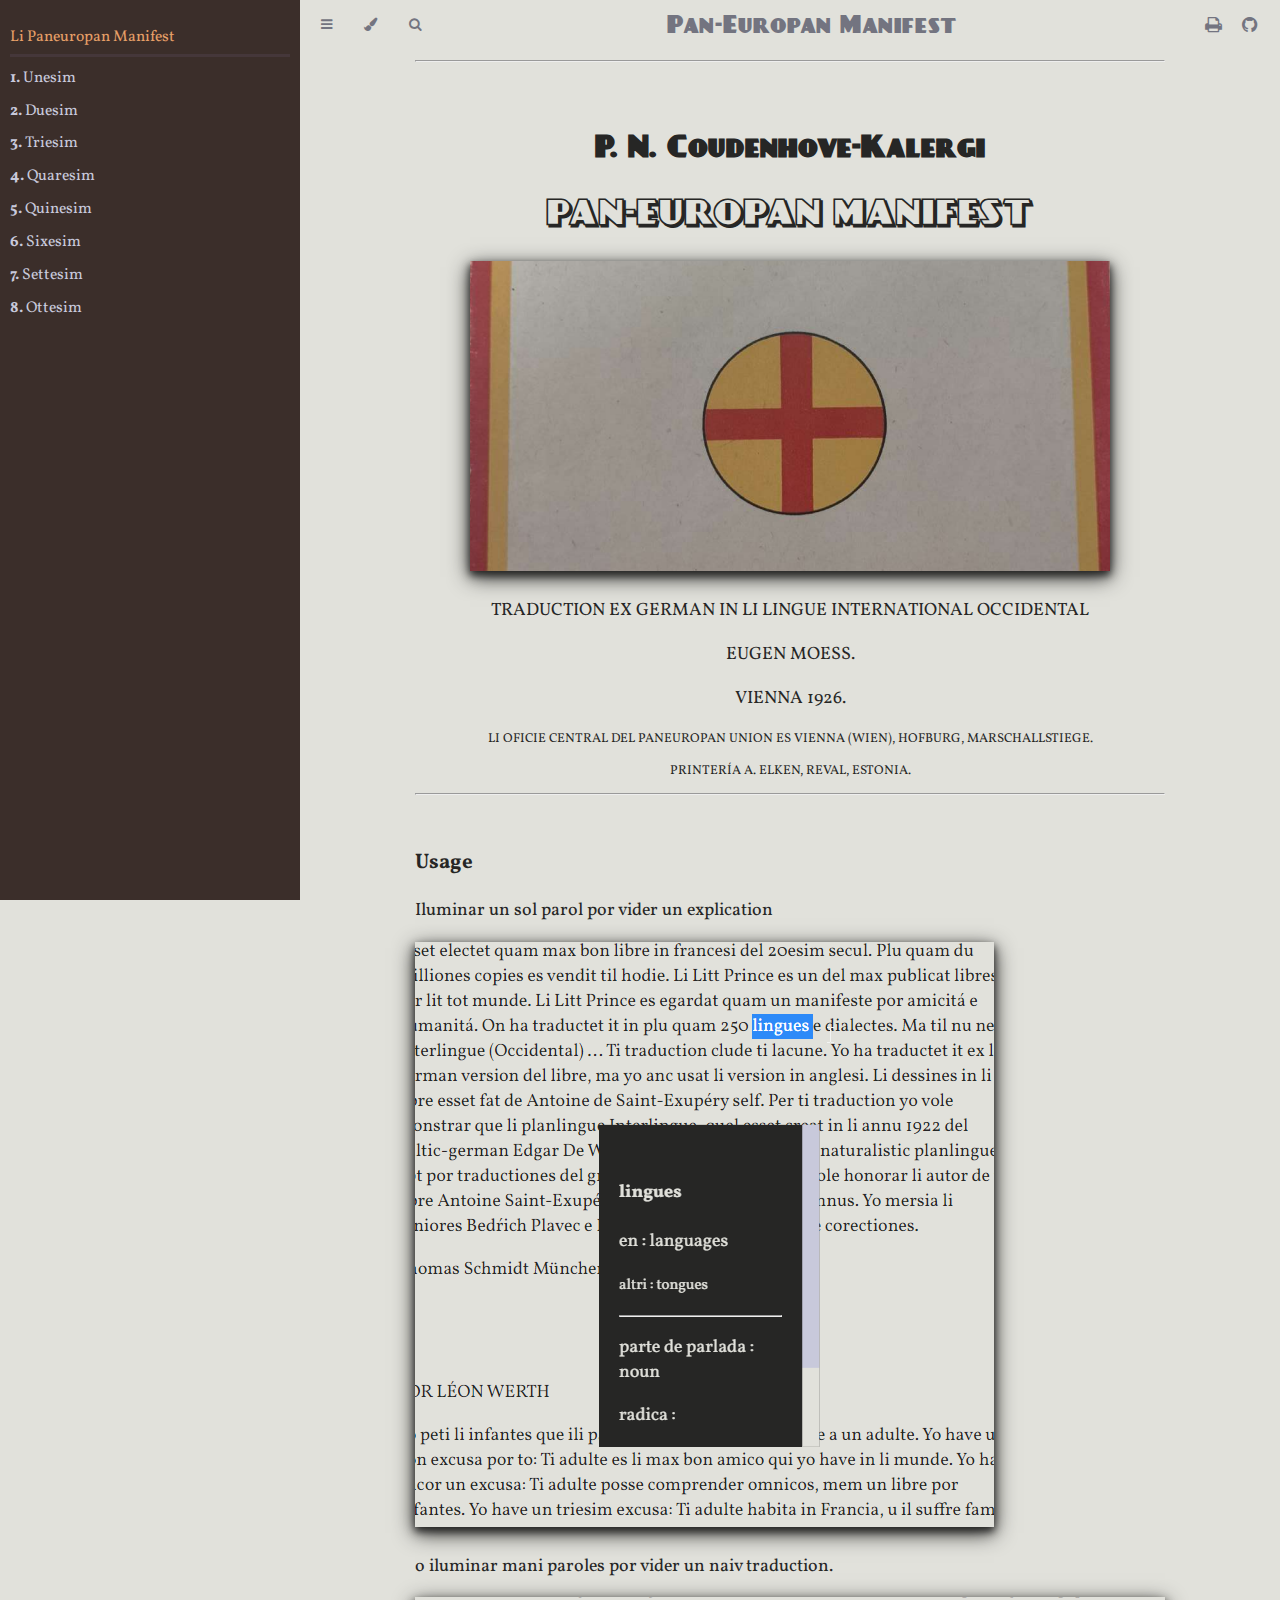
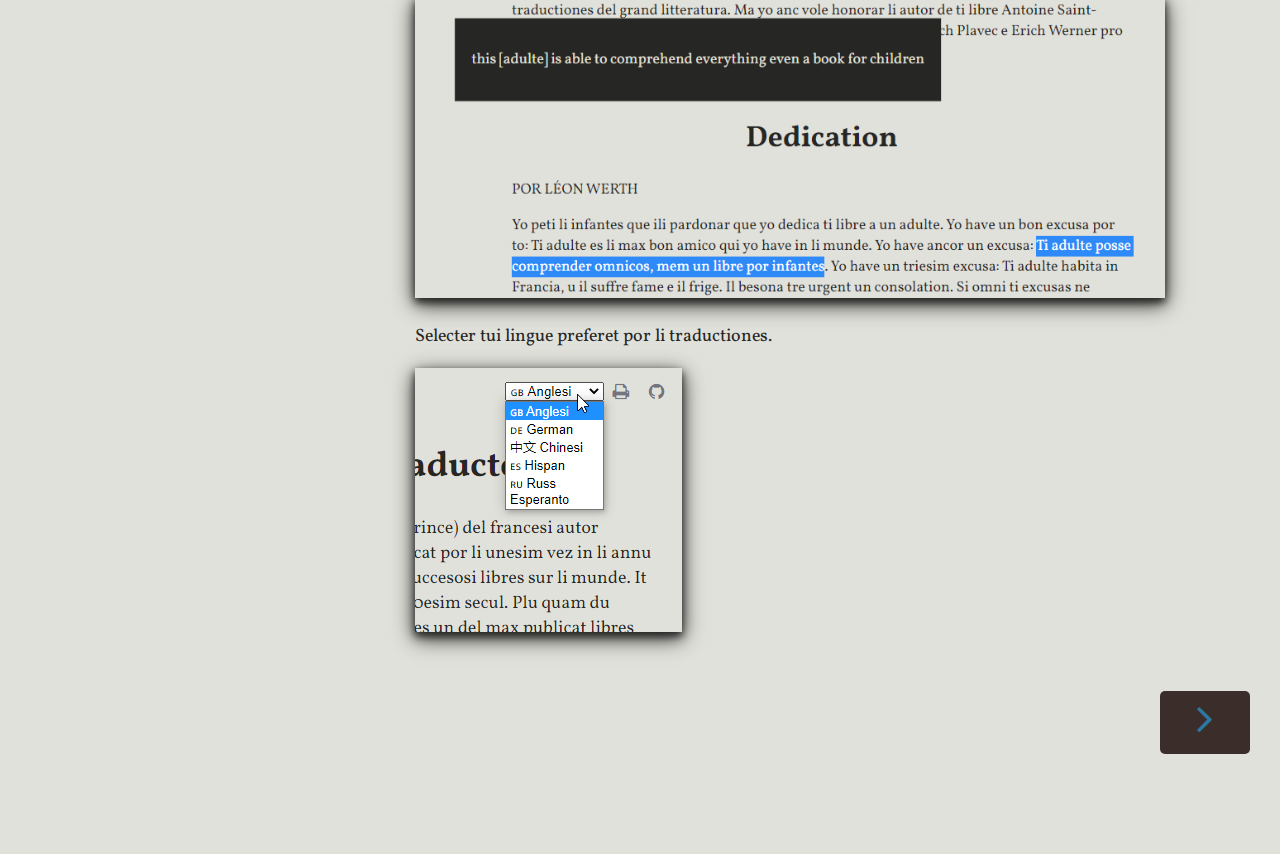
<file: docs/index.html>
<!DOCTYPE HTML>
<html lang="ie" class="sidebar-visible no-js rust">
    <head>
        <!-- Book generated using mdBook -->
        <meta charset="UTF-8">
        <title>Li Paneuropan Manifest - Pan-Europan Manifest</title>
        
        


        <!-- Custom HTML head -->
        


        <meta content="text/html; charset=utf-8" http-equiv="Content-Type">
        <meta name="description" content="">
        <meta name="viewport" content="width=device-width, initial-scale=1">
        <meta name="theme-color" content="#ffffff" />

        
        <link rel="icon" href="favicon.svg">
        
        
        <link rel="shortcut icon" href="favicon.png">
        
        <link rel="stylesheet" href="css/variables.css">
        <link rel="stylesheet" href="css/general.css">
        <link rel="stylesheet" href="css/chrome.css">
        <link rel="stylesheet" href="css/print.css" media="print">

        <!-- Fonts -->
        <link rel="stylesheet" href="FontAwesome/css/font-awesome.css">
        
        <link rel="stylesheet" href="fonts/fonts.css">
        
        <link href="https://fonts.googleapis.com/css2?family=Vollkorn:ital,wght@0,400;0,700;1,400;1,700&display=swap" rel="stylesheet">

        <!-- Highlight.js Stylesheets -->
        <link rel="stylesheet" href="highlight.css">
        <link rel="stylesheet" href="tomorrow-night.css">
        <link rel="stylesheet" href="ayu-highlight.css">

        <!-- Custom theme stylesheets -->
        

        
    </head>
    <body>
        

        <div id="definition"></div>

        <!-- Provide site root to javascript -->
        <script type="text/javascript">
            var path_to_root = "";
            var default_theme = window.matchMedia("(prefers-color-scheme: dark)").matches ? "ayu" : "rust";
        </script>

        <!-- Work around some values being stored in localStorage wrapped in quotes -->
        <script type="text/javascript">
            try {
                var theme = localStorage.getItem('mdbook-theme');
                var sidebar = localStorage.getItem('mdbook-sidebar');

                if (theme.startsWith('"') && theme.endsWith('"')) {
                    localStorage.setItem('mdbook-theme', theme.slice(1, theme.length - 1));
                }

                if (sidebar.startsWith('"') && sidebar.endsWith('"')) {
                    localStorage.setItem('mdbook-sidebar', sidebar.slice(1, sidebar.length - 1));
                }
            } catch (e) { }
        </script>

        <!-- Set the theme before any content is loaded, prevents flash -->
        <script type="text/javascript">
            var theme;
            try { theme = localStorage.getItem('mdbook-theme'); } catch(e) { }
            if (theme === null || theme === undefined) { theme = default_theme; }
            var html = document.querySelector('html');
            html.classList.remove('no-js')
            html.classList.remove('rust')
            html.classList.add(theme);
            html.classList.add('js');
        </script>

        <!-- Hide / unhide sidebar before it is displayed -->
        <script type="text/javascript">
            var html = document.querySelector('html');
            var sidebar = 'hidden';
            if (document.body.clientWidth >= 1080) {
                try { sidebar = localStorage.getItem('mdbook-sidebar'); } catch(e) { }
                sidebar = sidebar || 'visible';
            }
            html.classList.remove('sidebar-visible');
            html.classList.add("sidebar-" + sidebar);
        </script>

        <nav id="sidebar" class="sidebar" aria-label="Table of contents">
            <div class="sidebar-scrollbox">
                <ol class="chapter"><li class="chapter-item expanded affix "><a href="index.html" class="active">Li Paneuropan Manifest</a></li><li class="spacer"></li><li class="chapter-item expanded "><a href="1.html"><strong aria-hidden="true">1.</strong> Unesim</a></li><li class="chapter-item expanded "><a href="2.html"><strong aria-hidden="true">2.</strong> Duesim</a></li><li class="chapter-item expanded "><a href="3.html"><strong aria-hidden="true">3.</strong> Triesim</a></li><li class="chapter-item expanded "><a href="4.html"><strong aria-hidden="true">4.</strong> Quaresim</a></li><li class="chapter-item expanded "><a href="5.html"><strong aria-hidden="true">5.</strong> Quinesim</a></li><li class="chapter-item expanded "><a href="6.html"><strong aria-hidden="true">6.</strong> Sixesim</a></li><li class="chapter-item expanded "><a href="7.html"><strong aria-hidden="true">7.</strong> Settesim</a></li><li class="chapter-item expanded "><a href="8.html"><strong aria-hidden="true">8.</strong> Ottesim</a></li></ol>
            </div>
            <div id="sidebar-resize-handle" class="sidebar-resize-handle"></div>
        </nav>

        <div id="page-wrapper" class="page-wrapper">

            <div class="page">
                
                <div id="menu-bar-hover-placeholder"></div>
                <div id="menu-bar" class="menu-bar sticky bordered">
                    <div class="left-buttons">
                        <button id="sidebar-toggle" class="icon-button" type="button" title="Toggle Table of Contents" aria-label="Toggle Table of Contents" aria-controls="sidebar">
                            <i class="fa fa-bars"></i>
                        </button>
                        <button id="theme-toggle" class="icon-button" type="button" title="Change theme" aria-label="Change theme" aria-haspopup="true" aria-expanded="false" aria-controls="theme-list">
                            <i class="fa fa-paint-brush"></i>
                        </button>
                        <ul id="theme-list" class="theme-popup" aria-label="Themes" role="menu">
                            <li role="none"><button role="menuitem" class="theme" id="light">Light</button></li>
                            <li role="none"><button role="menuitem" class="theme" id="rust">Rust (default)</button></li>
                            <li role="none"><button role="menuitem" class="theme" id="coal">Coal</button></li>
                            <li role="none"><button role="menuitem" class="theme" id="navy">Navy</button></li>
                            <li role="none"><button role="menuitem" class="theme" id="ayu">Ayu</button></li>
                        </ul>
                        
                        <button id="search-toggle" class="icon-button" type="button" title="Search. (Shortkey: s)" aria-label="Toggle Searchbar" aria-expanded="false" aria-keyshortcuts="S" aria-controls="searchbar">
                            <i class="fa fa-search"></i>
                        </button>
                        
                    </div>

                    <h1 class="menu-title">Pan-Europan Manifest</h1>

                    <div class="right-buttons">
                        <a href="print.html" title="Print this book" aria-label="Print this book">
                            <i id="print-button" class="fa fa-print"></i>
                        </a>
                        <div id="langPicker"></div>
                        
                        <a href="https://github.com/occidental-lang/paneuropan-manifest" title="Git repository" aria-label="Git repository">
                            <i id="git-repository-button" class="fa fa-github"></i>
                        </a>
                        
                    </div>
                </div>

                
                <div id="search-wrapper" class="hidden">
                    <form id="searchbar-outer" class="searchbar-outer">
                        <input type="search" name="search" id="searchbar" name="searchbar" placeholder="Search this book ..." aria-controls="searchresults-outer" aria-describedby="searchresults-header">
                    </form>
                    <div id="searchresults-outer" class="searchresults-outer hidden">
                        <div id="searchresults-header" class="searchresults-header"></div>
                        <ul id="searchresults">
                        </ul>
                    </div>
                </div>
                

                <!-- Apply ARIA attributes after the sidebar and the sidebar toggle button are added to the DOM -->
                <script type="text/javascript">
                    document.getElementById('sidebar-toggle').setAttribute('aria-expanded', sidebar === 'visible');
                    document.getElementById('sidebar').setAttribute('aria-hidden', sidebar !== 'visible');
                    Array.from(document.querySelectorAll('#sidebar a')).forEach(function(link) {
                        link.setAttribute('tabIndex', sidebar === 'visible' ? 0 : -1);
                    });
                </script>

                <div id="content" class="content">
                    <main>
                        <hr />
<h2><a class="header" href="#p-n-coudenhove-kalergi" id="p-n-coudenhove-kalergi">P. N. Coudenhove-Kalergi</a></h2>
<h1><a class="header" href="#pan-europan-manifest" id="pan-europan-manifest">PAN-EUROPAN MANIFEST</a></h1>
<p style="text-align:center;"><img src="img/cover.png"></p>
<p style="text-align:center;">TRADUCTION EX GERMAN IN LI LINGUE INTERNATIONAL OCCIDENTAL</p>
<p style="text-align:center;">EUGEN MOESS.</p>
<p style="text-align:center;">VIENNA 1926.</p>
<p style="text-align:center;font-size:small;">LI OFICIE CENTRAL DEL PANEUROPAN UNION ES VIENNA (WIEN), HOFBURG, MARSCHALLSTIEGE.</p>
<p style="text-align:center;font-size:small;">PRINTERÍA A. ELKEN, REVAL, ESTONIA.</p>
<hr />
<h3><a class="header" href="#usage" id="usage">Usage</a></h3>
<p>Iluminar un sol parol por vider un explication </p>
<p><img src="img/exempleSolParol.png" alt="exemple de iluminar sol parol" /></p>
<p>o iluminar mani paroles por vider un naiv traduction.</p>
<p><img src="img/exempleManiParoles.png" alt="exemple de iluminar mani paroles" /></p>
<p>Selecter tui lingue preferet por li traductiones.</p>
<p><img src="img/linguePreferet.png" alt="exemple de selecter lingue preferet" /></p>

                    </main>

                    <nav class="nav-wrapper" aria-label="Page navigation">
                        <!-- Mobile navigation buttons -->
                        

                        
                            <a rel="next" href="1.html" class="mobile-nav-chapters next" title="Next chapter" aria-label="Next chapter" aria-keyshortcuts="Right">
                                <i class="fa fa-angle-right"></i>
                            </a>
                        

                        <div style="clear: both"></div>
                    </nav>
                </div>
            </div>

            <nav class="nav-wide-wrapper" aria-label="Page navigation">
                

                
                    <a rel="next" href="1.html" class="nav-chapters next" title="Next chapter" aria-label="Next chapter" aria-keyshortcuts="Right">
                        <i class="fa fa-angle-right"></i>
                    </a>
                
            </nav>

        </div>

        
        <!-- Livereload script (if served using the cli tool) -->
        <script type="text/javascript">
            var socket = new WebSocket("ws://localhost:3000/__livereload");
            socket.onmessage = function (event) {
                if (event.data === "reload") {
                    socket.close();
                    location.reload();
                }
            };

            window.onbeforeunload = function() {
                socket.close();
            }
        </script>
        

        
        <!-- Google Analytics Tag -->
        <script type="text/javascript">
            var localAddrs = ["localhost", "127.0.0.1", ""];

            // make sure we don't activate google analytics if the developer is
            // inspecting the book locally...
            if (localAddrs.indexOf(document.location.hostname) === -1) {
                (function(i,s,o,g,r,a,m){i['GoogleAnalyticsObject']=r;i[r]=i[r]||function(){
                (i[r].q=i[r].q||[]).push(arguments)},i[r].l=1*new Date();a=s.createElement(o),
                m=s.getElementsByTagName(o)[0];a.async=1;a.src=g;m.parentNode.insertBefore(a,m)
                })(window,document,'script','https://www.google-analytics.com/analytics.js','ga');

                ga('create', 'UA-151655688-1', 'auto');
                ga('send', 'pageview');
            }
        </script>
        

        

        
        <script type="text/javascript">
            window.playground_copyable = true;
        </script>
        

        

        
        <script src="elasticlunr.min.js" type="text/javascript" charset="utf-8"></script>
        <script src="mark.min.js" type="text/javascript" charset="utf-8"></script>
        <script src="searcher.js" type="text/javascript" charset="utf-8"></script>
        

        <script src="clipboard.min.js" type="text/javascript" charset="utf-8"></script>
        <script src="highlight.js" type="text/javascript" charset="utf-8"></script>
        <script src="book.js" type="text/javascript" charset="utf-8"></script>

        <!-- Custom JS scripts -->
        

        
        
        <script src="https://occidental-lang.com/website-word-lookup/lookup.js"></script>
        <script>
            lookupInit('https://occidental-lang.com/website-word-lookup/dict.json');
        </script>
        

    </body>
</html>
</file>
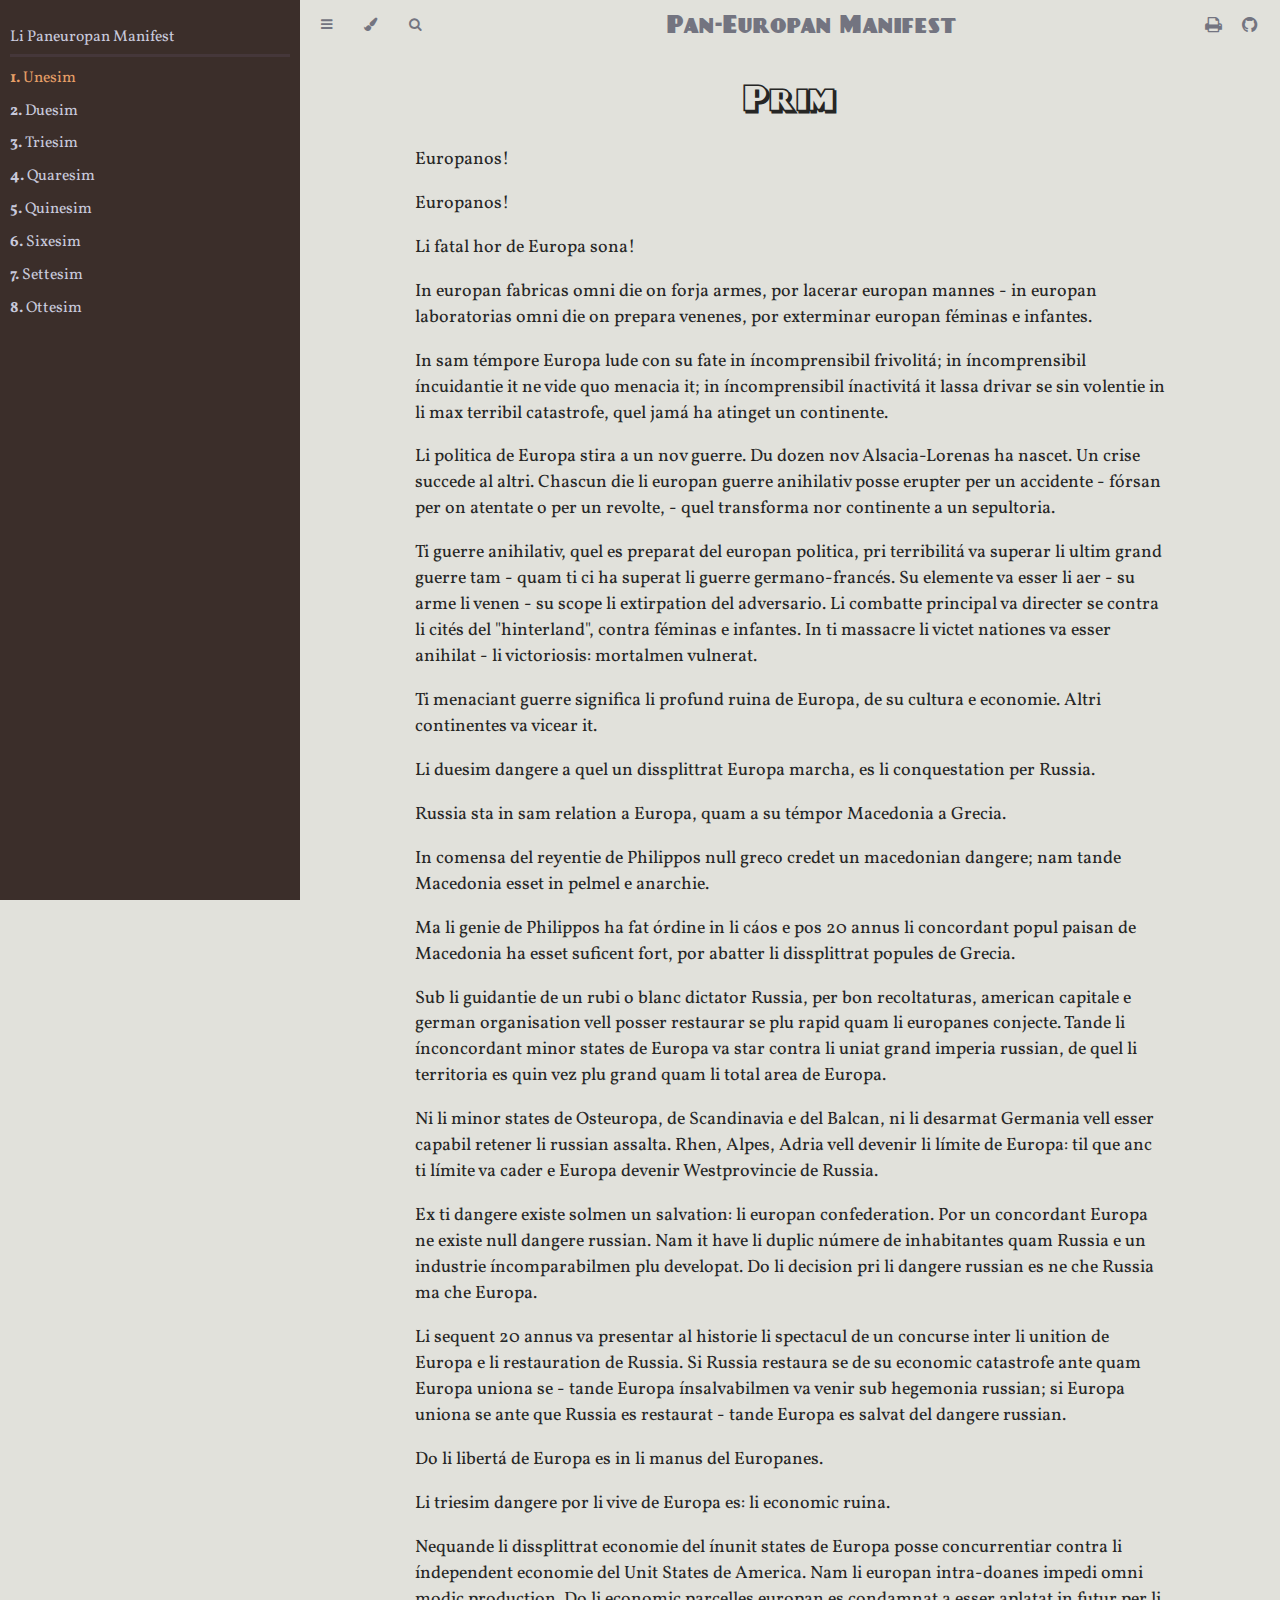
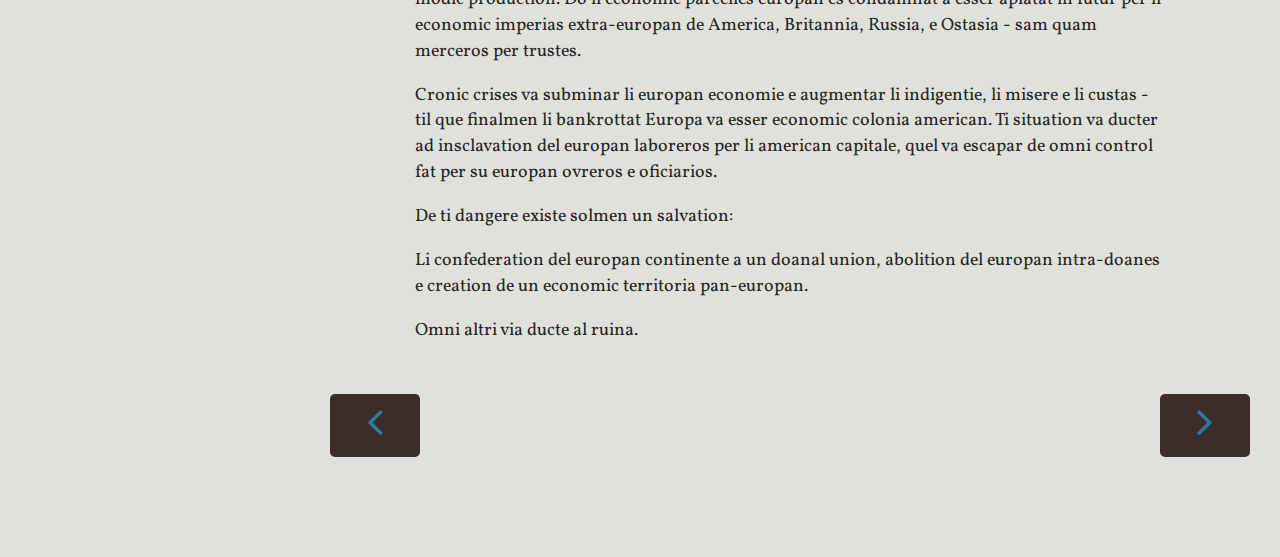
<file: docs/1.html>
<!DOCTYPE HTML>
<html lang="ie" class="sidebar-visible no-js rust">
    <head>
        <!-- Book generated using mdBook -->
        <meta charset="UTF-8">
        <title>Unesim - Pan-Europan Manifest</title>
        
        


        <!-- Custom HTML head -->
        


        <meta content="text/html; charset=utf-8" http-equiv="Content-Type">
        <meta name="description" content="">
        <meta name="viewport" content="width=device-width, initial-scale=1">
        <meta name="theme-color" content="#ffffff" />

        
        <link rel="icon" href="favicon.svg">
        
        
        <link rel="shortcut icon" href="favicon.png">
        
        <link rel="stylesheet" href="css/variables.css">
        <link rel="stylesheet" href="css/general.css">
        <link rel="stylesheet" href="css/chrome.css">
        <link rel="stylesheet" href="css/print.css" media="print">

        <!-- Fonts -->
        <link rel="stylesheet" href="FontAwesome/css/font-awesome.css">
        
        <link rel="stylesheet" href="fonts/fonts.css">
        
        <link href="https://fonts.googleapis.com/css2?family=Vollkorn:ital,wght@0,400;0,700;1,400;1,700&display=swap" rel="stylesheet">

        <!-- Highlight.js Stylesheets -->
        <link rel="stylesheet" href="highlight.css">
        <link rel="stylesheet" href="tomorrow-night.css">
        <link rel="stylesheet" href="ayu-highlight.css">

        <!-- Custom theme stylesheets -->
        

        
    </head>
    <body>
        

        <div id="definition"></div>

        <!-- Provide site root to javascript -->
        <script type="text/javascript">
            var path_to_root = "";
            var default_theme = window.matchMedia("(prefers-color-scheme: dark)").matches ? "ayu" : "rust";
        </script>

        <!-- Work around some values being stored in localStorage wrapped in quotes -->
        <script type="text/javascript">
            try {
                var theme = localStorage.getItem('mdbook-theme');
                var sidebar = localStorage.getItem('mdbook-sidebar');

                if (theme.startsWith('"') && theme.endsWith('"')) {
                    localStorage.setItem('mdbook-theme', theme.slice(1, theme.length - 1));
                }

                if (sidebar.startsWith('"') && sidebar.endsWith('"')) {
                    localStorage.setItem('mdbook-sidebar', sidebar.slice(1, sidebar.length - 1));
                }
            } catch (e) { }
        </script>

        <!-- Set the theme before any content is loaded, prevents flash -->
        <script type="text/javascript">
            var theme;
            try { theme = localStorage.getItem('mdbook-theme'); } catch(e) { }
            if (theme === null || theme === undefined) { theme = default_theme; }
            var html = document.querySelector('html');
            html.classList.remove('no-js')
            html.classList.remove('rust')
            html.classList.add(theme);
            html.classList.add('js');
        </script>

        <!-- Hide / unhide sidebar before it is displayed -->
        <script type="text/javascript">
            var html = document.querySelector('html');
            var sidebar = 'hidden';
            if (document.body.clientWidth >= 1080) {
                try { sidebar = localStorage.getItem('mdbook-sidebar'); } catch(e) { }
                sidebar = sidebar || 'visible';
            }
            html.classList.remove('sidebar-visible');
            html.classList.add("sidebar-" + sidebar);
        </script>

        <nav id="sidebar" class="sidebar" aria-label="Table of contents">
            <div class="sidebar-scrollbox">
                <ol class="chapter"><li class="chapter-item expanded affix "><a href="index.html">Li Paneuropan Manifest</a></li><li class="spacer"></li><li class="chapter-item expanded "><a href="1.html" class="active"><strong aria-hidden="true">1.</strong> Unesim</a></li><li class="chapter-item expanded "><a href="2.html"><strong aria-hidden="true">2.</strong> Duesim</a></li><li class="chapter-item expanded "><a href="3.html"><strong aria-hidden="true">3.</strong> Triesim</a></li><li class="chapter-item expanded "><a href="4.html"><strong aria-hidden="true">4.</strong> Quaresim</a></li><li class="chapter-item expanded "><a href="5.html"><strong aria-hidden="true">5.</strong> Quinesim</a></li><li class="chapter-item expanded "><a href="6.html"><strong aria-hidden="true">6.</strong> Sixesim</a></li><li class="chapter-item expanded "><a href="7.html"><strong aria-hidden="true">7.</strong> Settesim</a></li><li class="chapter-item expanded "><a href="8.html"><strong aria-hidden="true">8.</strong> Ottesim</a></li></ol>
            </div>
            <div id="sidebar-resize-handle" class="sidebar-resize-handle"></div>
        </nav>

        <div id="page-wrapper" class="page-wrapper">

            <div class="page">
                
                <div id="menu-bar-hover-placeholder"></div>
                <div id="menu-bar" class="menu-bar sticky bordered">
                    <div class="left-buttons">
                        <button id="sidebar-toggle" class="icon-button" type="button" title="Toggle Table of Contents" aria-label="Toggle Table of Contents" aria-controls="sidebar">
                            <i class="fa fa-bars"></i>
                        </button>
                        <button id="theme-toggle" class="icon-button" type="button" title="Change theme" aria-label="Change theme" aria-haspopup="true" aria-expanded="false" aria-controls="theme-list">
                            <i class="fa fa-paint-brush"></i>
                        </button>
                        <ul id="theme-list" class="theme-popup" aria-label="Themes" role="menu">
                            <li role="none"><button role="menuitem" class="theme" id="light">Light</button></li>
                            <li role="none"><button role="menuitem" class="theme" id="rust">Rust (default)</button></li>
                            <li role="none"><button role="menuitem" class="theme" id="coal">Coal</button></li>
                            <li role="none"><button role="menuitem" class="theme" id="navy">Navy</button></li>
                            <li role="none"><button role="menuitem" class="theme" id="ayu">Ayu</button></li>
                        </ul>
                        
                        <button id="search-toggle" class="icon-button" type="button" title="Search. (Shortkey: s)" aria-label="Toggle Searchbar" aria-expanded="false" aria-keyshortcuts="S" aria-controls="searchbar">
                            <i class="fa fa-search"></i>
                        </button>
                        
                    </div>

                    <h1 class="menu-title">Pan-Europan Manifest</h1>

                    <div class="right-buttons">
                        <a href="print.html" title="Print this book" aria-label="Print this book">
                            <i id="print-button" class="fa fa-print"></i>
                        </a>
                        <div id="langPicker"></div>
                        
                        <a href="https://github.com/occidental-lang/paneuropan-manifest" title="Git repository" aria-label="Git repository">
                            <i id="git-repository-button" class="fa fa-github"></i>
                        </a>
                        
                    </div>
                </div>

                
                <div id="search-wrapper" class="hidden">
                    <form id="searchbar-outer" class="searchbar-outer">
                        <input type="search" name="search" id="searchbar" name="searchbar" placeholder="Search this book ..." aria-controls="searchresults-outer" aria-describedby="searchresults-header">
                    </form>
                    <div id="searchresults-outer" class="searchresults-outer hidden">
                        <div id="searchresults-header" class="searchresults-header"></div>
                        <ul id="searchresults">
                        </ul>
                    </div>
                </div>
                

                <!-- Apply ARIA attributes after the sidebar and the sidebar toggle button are added to the DOM -->
                <script type="text/javascript">
                    document.getElementById('sidebar-toggle').setAttribute('aria-expanded', sidebar === 'visible');
                    document.getElementById('sidebar').setAttribute('aria-hidden', sidebar !== 'visible');
                    Array.from(document.querySelectorAll('#sidebar a')).forEach(function(link) {
                        link.setAttribute('tabIndex', sidebar === 'visible' ? 0 : -1);
                    });
                </script>

                <div id="content" class="content">
                    <main>
                        <h1><a class="header" href="#prim" id="prim">Prim</a></h1>
<p>Europanos!</p>
<p>Europanos!</p>
<p>Li fatal hor de Europa sona!</p>
<p>In europan fabricas omni die on forja armes, por lacerar europan mannes - in europan laboratorias omni die on prepara venenes, por exterminar europan féminas e infantes.</p>
<p>In sam témpore Europa lude con su fate in íncomprensibil frivolitá; in íncomprensibil íncuidantie it ne vide quo menacia it; in íncomprensibil ínactivitá it lassa drivar se sin volentie in li max terribil catastrofe, quel jamá ha atinget un continente.</p>
<p>Li politica de Europa stira a un nov guerre. Du dozen nov Alsacia-Lorenas ha nascet. Un crise succede al altri. Chascun die li europan guerre anihilativ posse erupter per un accidente - fórsan per on atentate o per un revolte, - quel transforma nor continente a un sepultoria.</p>
<p>Ti guerre anihilativ, quel es preparat del europan politica, pri terribilitá va superar li ultim grand guerre tam - quam ti ci ha superat li guerre germano-francés. Su elemente va esser li aer - su arme li venen - su scope li extirpation del adversario. Li combatte principal va directer se contra li cités del &quot;hinterland&quot;, contra féminas e infantes. In ti massacre li victet nationes va esser anihilat - li victoriosis: mortalmen vulnerat.</p>
<p>Ti menaciant guerre significa li profund ruina de Europa, de su cultura e economie. Altri continentes va vicear it.</p>
<p>Li duesim dangere a quel un dissplittrat Europa marcha, es li conquestation per Russia.</p>
<p>Russia sta in sam relation a Europa, quam a su témpor Macedonia a Grecia.</p>
<p>In comensa del reyentie de Philippos null greco credet un macedonian dangere; nam tande Macedonia esset in pelmel e anarchie.</p>
<p>Ma li genie de Philippos ha fat órdine in li cáos e pos 20 annus li concordant popul paisan de Macedonia ha esset suficent fort, por abatter li dissplittrat popules de Grecia.</p>
<p>Sub li guidantie de un rubi o blanc dictator Russia, per bon recoltaturas, american capitale e german organisation vell posser restaurar se plu rapid quam li europanes conjecte. Tande li ínconcordant minor states de Europa va star contra li uniat grand imperia russian, de quel li territoria es quin vez plu grand quam li total area de Europa.</p>
<p>Ni li minor states de Osteuropa, de Scandinavia e del Balcan, ni li desarmat Germania vell esser capabil retener li russian assalta. Rhen, Alpes, Adria vell devenir li límite de Europa: til que anc ti límite va cader e Europa devenir Westprovincie de Russia.</p>
<p>Ex ti dangere existe solmen un salvation: li europan confederation. Por un concordant Europa ne existe null dangere russian. Nam it have li duplic númere de inhabitantes quam Russia e un industrie íncomparabilmen plu developat. Do li decision pri li dangere russian es ne che Russia ma che Europa.</p>
<p>Li sequent 20 annus va presentar al historie li spectacul de un concurse inter li unition de Europa e li restauration de Russia. Si Russia restaura se de su economic catastrofe ante quam Europa uniona se - tande Europa ínsalvabilmen va venir sub hegemonia russian; si Europa uniona se ante que Russia es restaurat - tande Europa es salvat del dangere russian.</p>
<p>Do li libertá de Europa es in li manus del Europanes.</p>
<p>Li triesim dangere por li vive de Europa es: li economic ruina.</p>
<p>Nequande li dissplittrat economie del ínunit states de Europa posse concurrentiar contra li índependent economie del Unit States de America. Nam li europan intra-doanes impedi omni modic production. Do li economic parcelles europan es condamnat a esser aplatat in futur per li economic imperias extra-europan de America, Britannia, Russia, e Ostasia - sam quam merceros per trustes.</p>
<p>Cronic crises va subminar li europan economie e augmentar li indigentie, li misere e li custas - til que finalmen li bankrottat Europa va esser economic colonia american. Ti situation va ducter ad insclavation del europan laboreros per li american capitale, quel va escapar de omni control fat per su europan ovreros e oficiarios.</p>
<p>De ti dangere existe solmen un salvation:</p>
<p>Li confederation del europan continente a un doanal union, abolition del europan intra-doanes e creation de un economic territoria pan-europan.</p>
<p>Omni altri via ducte al ruina.</p>

                    </main>

                    <nav class="nav-wrapper" aria-label="Page navigation">
                        <!-- Mobile navigation buttons -->
                        
                            <a rel="prev" href="index.html" class="mobile-nav-chapters previous" title="Previous chapter" aria-label="Previous chapter" aria-keyshortcuts="Left">
                                <i class="fa fa-angle-left"></i>
                            </a>
                        

                        
                            <a rel="next" href="2.html" class="mobile-nav-chapters next" title="Next chapter" aria-label="Next chapter" aria-keyshortcuts="Right">
                                <i class="fa fa-angle-right"></i>
                            </a>
                        

                        <div style="clear: both"></div>
                    </nav>
                </div>
            </div>

            <nav class="nav-wide-wrapper" aria-label="Page navigation">
                
                    <a rel="prev" href="index.html" class="nav-chapters previous" title="Previous chapter" aria-label="Previous chapter" aria-keyshortcuts="Left">
                        <i class="fa fa-angle-left"></i>
                    </a>
                

                
                    <a rel="next" href="2.html" class="nav-chapters next" title="Next chapter" aria-label="Next chapter" aria-keyshortcuts="Right">
                        <i class="fa fa-angle-right"></i>
                    </a>
                
            </nav>

        </div>

        
        <!-- Livereload script (if served using the cli tool) -->
        <script type="text/javascript">
            var socket = new WebSocket("ws://localhost:3000/__livereload");
            socket.onmessage = function (event) {
                if (event.data === "reload") {
                    socket.close();
                    location.reload();
                }
            };

            window.onbeforeunload = function() {
                socket.close();
            }
        </script>
        

        
        <!-- Google Analytics Tag -->
        <script type="text/javascript">
            var localAddrs = ["localhost", "127.0.0.1", ""];

            // make sure we don't activate google analytics if the developer is
            // inspecting the book locally...
            if (localAddrs.indexOf(document.location.hostname) === -1) {
                (function(i,s,o,g,r,a,m){i['GoogleAnalyticsObject']=r;i[r]=i[r]||function(){
                (i[r].q=i[r].q||[]).push(arguments)},i[r].l=1*new Date();a=s.createElement(o),
                m=s.getElementsByTagName(o)[0];a.async=1;a.src=g;m.parentNode.insertBefore(a,m)
                })(window,document,'script','https://www.google-analytics.com/analytics.js','ga');

                ga('create', 'UA-151655688-1', 'auto');
                ga('send', 'pageview');
            }
        </script>
        

        

        
        <script type="text/javascript">
            window.playground_copyable = true;
        </script>
        

        

        
        <script src="elasticlunr.min.js" type="text/javascript" charset="utf-8"></script>
        <script src="mark.min.js" type="text/javascript" charset="utf-8"></script>
        <script src="searcher.js" type="text/javascript" charset="utf-8"></script>
        

        <script src="clipboard.min.js" type="text/javascript" charset="utf-8"></script>
        <script src="highlight.js" type="text/javascript" charset="utf-8"></script>
        <script src="book.js" type="text/javascript" charset="utf-8"></script>

        <!-- Custom JS scripts -->
        

        
        
        <script src="https://occidental-lang.com/website-word-lookup/lookup.js"></script>
        <script>
            lookupInit('https://occidental-lang.com/website-word-lookup/dict.json');
        </script>
        

    </body>
</html>
</file>
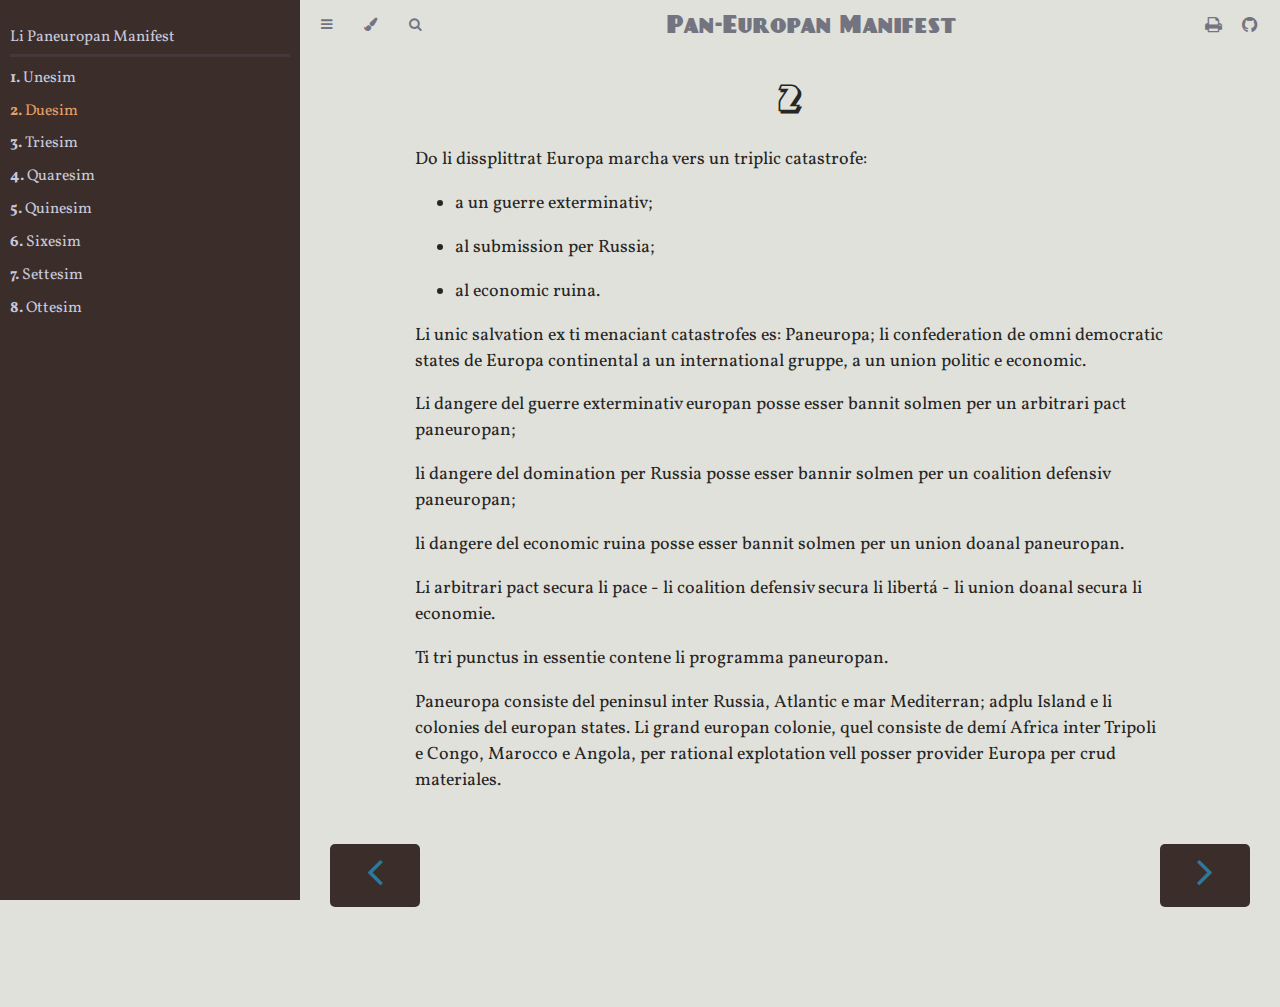
<file: docs/2.html>
<!DOCTYPE HTML>
<html lang="ie" class="sidebar-visible no-js rust">
    <head>
        <!-- Book generated using mdBook -->
        <meta charset="UTF-8">
        <title>Duesim - Pan-Europan Manifest</title>
        
        


        <!-- Custom HTML head -->
        


        <meta content="text/html; charset=utf-8" http-equiv="Content-Type">
        <meta name="description" content="">
        <meta name="viewport" content="width=device-width, initial-scale=1">
        <meta name="theme-color" content="#ffffff" />

        
        <link rel="icon" href="favicon.svg">
        
        
        <link rel="shortcut icon" href="favicon.png">
        
        <link rel="stylesheet" href="css/variables.css">
        <link rel="stylesheet" href="css/general.css">
        <link rel="stylesheet" href="css/chrome.css">
        <link rel="stylesheet" href="css/print.css" media="print">

        <!-- Fonts -->
        <link rel="stylesheet" href="FontAwesome/css/font-awesome.css">
        
        <link rel="stylesheet" href="fonts/fonts.css">
        
        <link href="https://fonts.googleapis.com/css2?family=Vollkorn:ital,wght@0,400;0,700;1,400;1,700&display=swap" rel="stylesheet">

        <!-- Highlight.js Stylesheets -->
        <link rel="stylesheet" href="highlight.css">
        <link rel="stylesheet" href="tomorrow-night.css">
        <link rel="stylesheet" href="ayu-highlight.css">

        <!-- Custom theme stylesheets -->
        

        
    </head>
    <body>
        

        <div id="definition"></div>

        <!-- Provide site root to javascript -->
        <script type="text/javascript">
            var path_to_root = "";
            var default_theme = window.matchMedia("(prefers-color-scheme: dark)").matches ? "ayu" : "rust";
        </script>

        <!-- Work around some values being stored in localStorage wrapped in quotes -->
        <script type="text/javascript">
            try {
                var theme = localStorage.getItem('mdbook-theme');
                var sidebar = localStorage.getItem('mdbook-sidebar');

                if (theme.startsWith('"') && theme.endsWith('"')) {
                    localStorage.setItem('mdbook-theme', theme.slice(1, theme.length - 1));
                }

                if (sidebar.startsWith('"') && sidebar.endsWith('"')) {
                    localStorage.setItem('mdbook-sidebar', sidebar.slice(1, sidebar.length - 1));
                }
            } catch (e) { }
        </script>

        <!-- Set the theme before any content is loaded, prevents flash -->
        <script type="text/javascript">
            var theme;
            try { theme = localStorage.getItem('mdbook-theme'); } catch(e) { }
            if (theme === null || theme === undefined) { theme = default_theme; }
            var html = document.querySelector('html');
            html.classList.remove('no-js')
            html.classList.remove('rust')
            html.classList.add(theme);
            html.classList.add('js');
        </script>

        <!-- Hide / unhide sidebar before it is displayed -->
        <script type="text/javascript">
            var html = document.querySelector('html');
            var sidebar = 'hidden';
            if (document.body.clientWidth >= 1080) {
                try { sidebar = localStorage.getItem('mdbook-sidebar'); } catch(e) { }
                sidebar = sidebar || 'visible';
            }
            html.classList.remove('sidebar-visible');
            html.classList.add("sidebar-" + sidebar);
        </script>

        <nav id="sidebar" class="sidebar" aria-label="Table of contents">
            <div class="sidebar-scrollbox">
                <ol class="chapter"><li class="chapter-item expanded affix "><a href="index.html">Li Paneuropan Manifest</a></li><li class="spacer"></li><li class="chapter-item expanded "><a href="1.html"><strong aria-hidden="true">1.</strong> Unesim</a></li><li class="chapter-item expanded "><a href="2.html" class="active"><strong aria-hidden="true">2.</strong> Duesim</a></li><li class="chapter-item expanded "><a href="3.html"><strong aria-hidden="true">3.</strong> Triesim</a></li><li class="chapter-item expanded "><a href="4.html"><strong aria-hidden="true">4.</strong> Quaresim</a></li><li class="chapter-item expanded "><a href="5.html"><strong aria-hidden="true">5.</strong> Quinesim</a></li><li class="chapter-item expanded "><a href="6.html"><strong aria-hidden="true">6.</strong> Sixesim</a></li><li class="chapter-item expanded "><a href="7.html"><strong aria-hidden="true">7.</strong> Settesim</a></li><li class="chapter-item expanded "><a href="8.html"><strong aria-hidden="true">8.</strong> Ottesim</a></li></ol>
            </div>
            <div id="sidebar-resize-handle" class="sidebar-resize-handle"></div>
        </nav>

        <div id="page-wrapper" class="page-wrapper">

            <div class="page">
                
                <div id="menu-bar-hover-placeholder"></div>
                <div id="menu-bar" class="menu-bar sticky bordered">
                    <div class="left-buttons">
                        <button id="sidebar-toggle" class="icon-button" type="button" title="Toggle Table of Contents" aria-label="Toggle Table of Contents" aria-controls="sidebar">
                            <i class="fa fa-bars"></i>
                        </button>
                        <button id="theme-toggle" class="icon-button" type="button" title="Change theme" aria-label="Change theme" aria-haspopup="true" aria-expanded="false" aria-controls="theme-list">
                            <i class="fa fa-paint-brush"></i>
                        </button>
                        <ul id="theme-list" class="theme-popup" aria-label="Themes" role="menu">
                            <li role="none"><button role="menuitem" class="theme" id="light">Light</button></li>
                            <li role="none"><button role="menuitem" class="theme" id="rust">Rust (default)</button></li>
                            <li role="none"><button role="menuitem" class="theme" id="coal">Coal</button></li>
                            <li role="none"><button role="menuitem" class="theme" id="navy">Navy</button></li>
                            <li role="none"><button role="menuitem" class="theme" id="ayu">Ayu</button></li>
                        </ul>
                        
                        <button id="search-toggle" class="icon-button" type="button" title="Search. (Shortkey: s)" aria-label="Toggle Searchbar" aria-expanded="false" aria-keyshortcuts="S" aria-controls="searchbar">
                            <i class="fa fa-search"></i>
                        </button>
                        
                    </div>

                    <h1 class="menu-title">Pan-Europan Manifest</h1>

                    <div class="right-buttons">
                        <a href="print.html" title="Print this book" aria-label="Print this book">
                            <i id="print-button" class="fa fa-print"></i>
                        </a>
                        <div id="langPicker"></div>
                        
                        <a href="https://github.com/occidental-lang/paneuropan-manifest" title="Git repository" aria-label="Git repository">
                            <i id="git-repository-button" class="fa fa-github"></i>
                        </a>
                        
                    </div>
                </div>

                
                <div id="search-wrapper" class="hidden">
                    <form id="searchbar-outer" class="searchbar-outer">
                        <input type="search" name="search" id="searchbar" name="searchbar" placeholder="Search this book ..." aria-controls="searchresults-outer" aria-describedby="searchresults-header">
                    </form>
                    <div id="searchresults-outer" class="searchresults-outer hidden">
                        <div id="searchresults-header" class="searchresults-header"></div>
                        <ul id="searchresults">
                        </ul>
                    </div>
                </div>
                

                <!-- Apply ARIA attributes after the sidebar and the sidebar toggle button are added to the DOM -->
                <script type="text/javascript">
                    document.getElementById('sidebar-toggle').setAttribute('aria-expanded', sidebar === 'visible');
                    document.getElementById('sidebar').setAttribute('aria-hidden', sidebar !== 'visible');
                    Array.from(document.querySelectorAll('#sidebar a')).forEach(function(link) {
                        link.setAttribute('tabIndex', sidebar === 'visible' ? 0 : -1);
                    });
                </script>

                <div id="content" class="content">
                    <main>
                        <h1><a class="header" href="#2" id="2">2</a></h1>
<p>Do li dissplittrat Europa marcha vers un triplic catastrofe:</p>
<ul>
<li>
<p>a un guerre exterminativ;</p>
</li>
<li>
<p>al submission per Russia;</p>
</li>
<li>
<p>al economic ruina.</p>
</li>
</ul>
<p>Li unic salvation ex ti menaciant catastrofes es: Paneuropa; li confederation de omni democratic states de Europa continental a un international gruppe, a un union politic e economic.</p>
<p>Li dangere del guerre exterminativ europan posse esser bannit solmen per un arbitrari pact paneuropan;</p>
<p>li dangere del domination per Russia posse esser bannir solmen per un coalition defensiv paneuropan;</p>
<p>li dangere del economic ruina posse esser bannit solmen per un union doanal paneuropan.</p>
<p>Li arbitrari pact secura li pace - li coalition defensiv secura li libertá - li union doanal secura li economie.</p>
<p>Ti tri punctus in essentie contene li programma paneuropan.</p>
<p>Paneuropa consiste del peninsul inter Russia, Atlantic e mar Mediterran; adplu Island e li colonies del europan states. Li grand europan colonie, quel consiste de demí Africa inter Tripoli e Congo, Marocco e Angola, per rational explotation vell posser provider Europa per crud materiales.</p>

                    </main>

                    <nav class="nav-wrapper" aria-label="Page navigation">
                        <!-- Mobile navigation buttons -->
                        
                            <a rel="prev" href="1.html" class="mobile-nav-chapters previous" title="Previous chapter" aria-label="Previous chapter" aria-keyshortcuts="Left">
                                <i class="fa fa-angle-left"></i>
                            </a>
                        

                        
                            <a rel="next" href="3.html" class="mobile-nav-chapters next" title="Next chapter" aria-label="Next chapter" aria-keyshortcuts="Right">
                                <i class="fa fa-angle-right"></i>
                            </a>
                        

                        <div style="clear: both"></div>
                    </nav>
                </div>
            </div>

            <nav class="nav-wide-wrapper" aria-label="Page navigation">
                
                    <a rel="prev" href="1.html" class="nav-chapters previous" title="Previous chapter" aria-label="Previous chapter" aria-keyshortcuts="Left">
                        <i class="fa fa-angle-left"></i>
                    </a>
                

                
                    <a rel="next" href="3.html" class="nav-chapters next" title="Next chapter" aria-label="Next chapter" aria-keyshortcuts="Right">
                        <i class="fa fa-angle-right"></i>
                    </a>
                
            </nav>

        </div>

        
        <!-- Livereload script (if served using the cli tool) -->
        <script type="text/javascript">
            var socket = new WebSocket("ws://localhost:3000/__livereload");
            socket.onmessage = function (event) {
                if (event.data === "reload") {
                    socket.close();
                    location.reload();
                }
            };

            window.onbeforeunload = function() {
                socket.close();
            }
        </script>
        

        
        <!-- Google Analytics Tag -->
        <script type="text/javascript">
            var localAddrs = ["localhost", "127.0.0.1", ""];

            // make sure we don't activate google analytics if the developer is
            // inspecting the book locally...
            if (localAddrs.indexOf(document.location.hostname) === -1) {
                (function(i,s,o,g,r,a,m){i['GoogleAnalyticsObject']=r;i[r]=i[r]||function(){
                (i[r].q=i[r].q||[]).push(arguments)},i[r].l=1*new Date();a=s.createElement(o),
                m=s.getElementsByTagName(o)[0];a.async=1;a.src=g;m.parentNode.insertBefore(a,m)
                })(window,document,'script','https://www.google-analytics.com/analytics.js','ga');

                ga('create', 'UA-151655688-1', 'auto');
                ga('send', 'pageview');
            }
        </script>
        

        

        
        <script type="text/javascript">
            window.playground_copyable = true;
        </script>
        

        

        
        <script src="elasticlunr.min.js" type="text/javascript" charset="utf-8"></script>
        <script src="mark.min.js" type="text/javascript" charset="utf-8"></script>
        <script src="searcher.js" type="text/javascript" charset="utf-8"></script>
        

        <script src="clipboard.min.js" type="text/javascript" charset="utf-8"></script>
        <script src="highlight.js" type="text/javascript" charset="utf-8"></script>
        <script src="book.js" type="text/javascript" charset="utf-8"></script>

        <!-- Custom JS scripts -->
        

        
        
        <script src="https://occidental-lang.com/website-word-lookup/lookup.js"></script>
        <script>
            lookupInit('https://occidental-lang.com/website-word-lookup/dict.json');
        </script>
        

    </body>
</html>
</file>
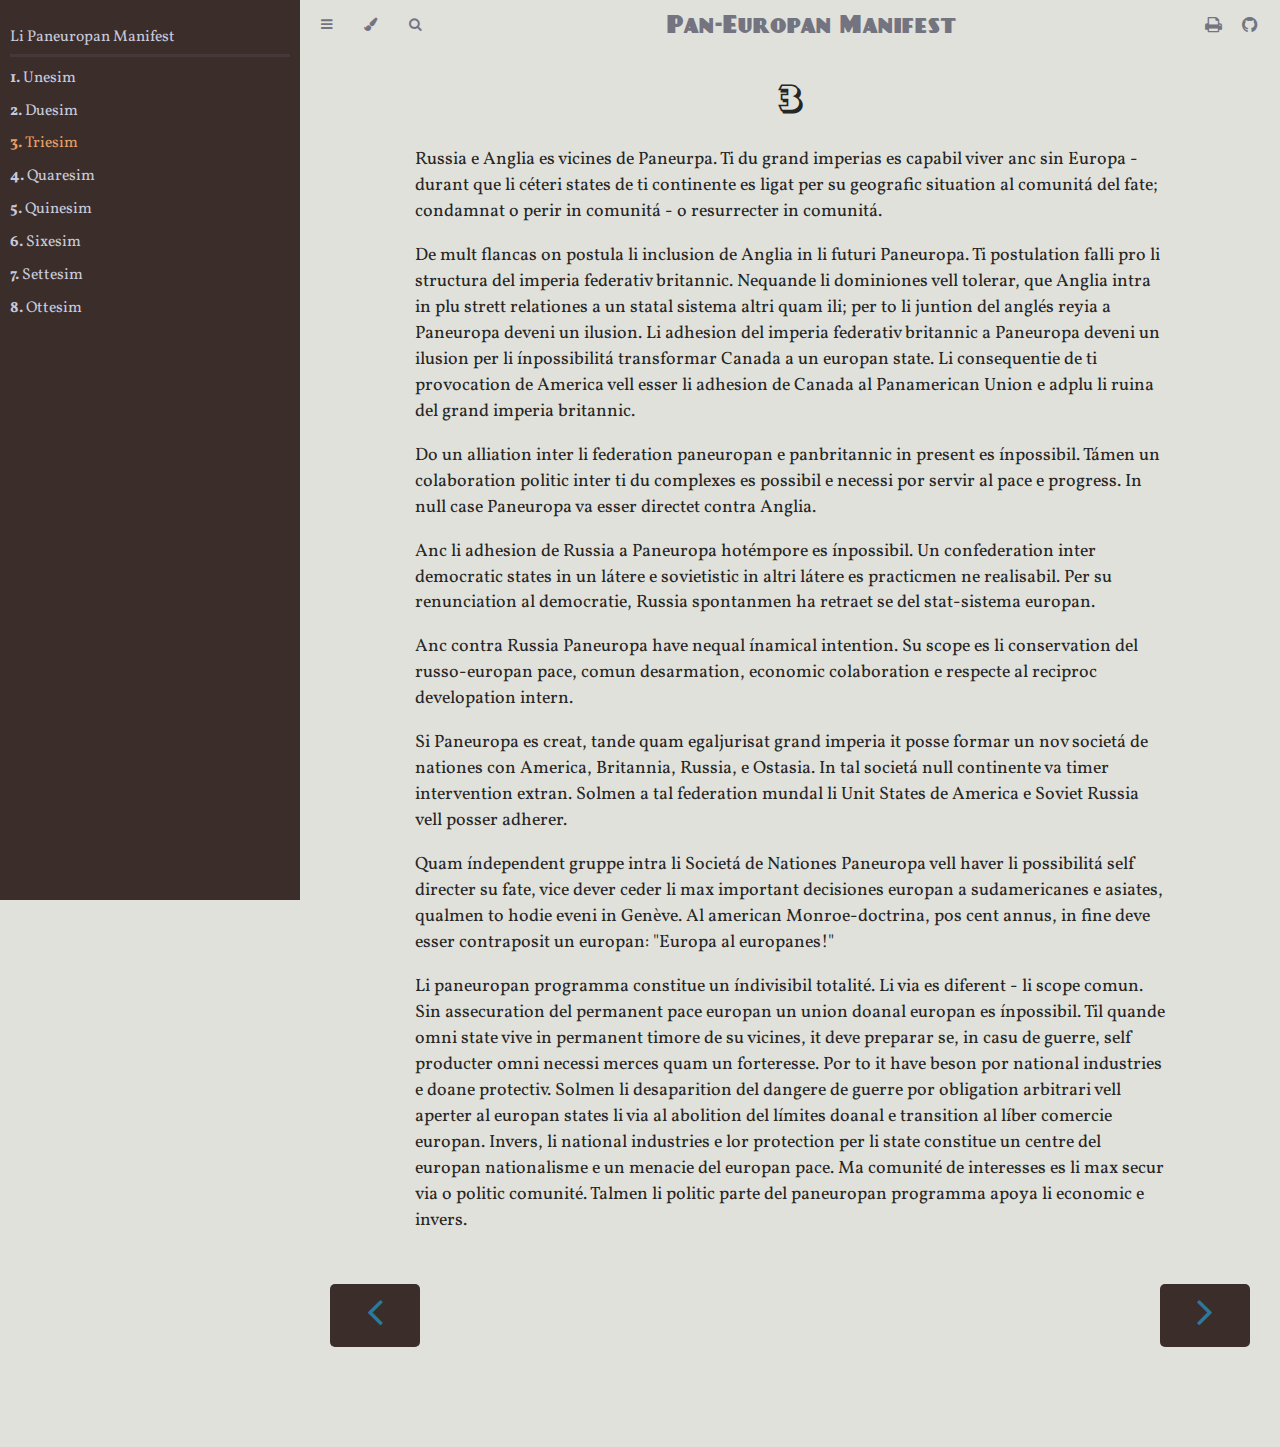
<file: docs/3.html>
<!DOCTYPE HTML>
<html lang="ie" class="sidebar-visible no-js rust">
    <head>
        <!-- Book generated using mdBook -->
        <meta charset="UTF-8">
        <title>Triesim - Pan-Europan Manifest</title>
        
        


        <!-- Custom HTML head -->
        


        <meta content="text/html; charset=utf-8" http-equiv="Content-Type">
        <meta name="description" content="">
        <meta name="viewport" content="width=device-width, initial-scale=1">
        <meta name="theme-color" content="#ffffff" />

        
        <link rel="icon" href="favicon.svg">
        
        
        <link rel="shortcut icon" href="favicon.png">
        
        <link rel="stylesheet" href="css/variables.css">
        <link rel="stylesheet" href="css/general.css">
        <link rel="stylesheet" href="css/chrome.css">
        <link rel="stylesheet" href="css/print.css" media="print">

        <!-- Fonts -->
        <link rel="stylesheet" href="FontAwesome/css/font-awesome.css">
        
        <link rel="stylesheet" href="fonts/fonts.css">
        
        <link href="https://fonts.googleapis.com/css2?family=Vollkorn:ital,wght@0,400;0,700;1,400;1,700&display=swap" rel="stylesheet">

        <!-- Highlight.js Stylesheets -->
        <link rel="stylesheet" href="highlight.css">
        <link rel="stylesheet" href="tomorrow-night.css">
        <link rel="stylesheet" href="ayu-highlight.css">

        <!-- Custom theme stylesheets -->
        

        
    </head>
    <body>
        

        <div id="definition"></div>

        <!-- Provide site root to javascript -->
        <script type="text/javascript">
            var path_to_root = "";
            var default_theme = window.matchMedia("(prefers-color-scheme: dark)").matches ? "ayu" : "rust";
        </script>

        <!-- Work around some values being stored in localStorage wrapped in quotes -->
        <script type="text/javascript">
            try {
                var theme = localStorage.getItem('mdbook-theme');
                var sidebar = localStorage.getItem('mdbook-sidebar');

                if (theme.startsWith('"') && theme.endsWith('"')) {
                    localStorage.setItem('mdbook-theme', theme.slice(1, theme.length - 1));
                }

                if (sidebar.startsWith('"') && sidebar.endsWith('"')) {
                    localStorage.setItem('mdbook-sidebar', sidebar.slice(1, sidebar.length - 1));
                }
            } catch (e) { }
        </script>

        <!-- Set the theme before any content is loaded, prevents flash -->
        <script type="text/javascript">
            var theme;
            try { theme = localStorage.getItem('mdbook-theme'); } catch(e) { }
            if (theme === null || theme === undefined) { theme = default_theme; }
            var html = document.querySelector('html');
            html.classList.remove('no-js')
            html.classList.remove('rust')
            html.classList.add(theme);
            html.classList.add('js');
        </script>

        <!-- Hide / unhide sidebar before it is displayed -->
        <script type="text/javascript">
            var html = document.querySelector('html');
            var sidebar = 'hidden';
            if (document.body.clientWidth >= 1080) {
                try { sidebar = localStorage.getItem('mdbook-sidebar'); } catch(e) { }
                sidebar = sidebar || 'visible';
            }
            html.classList.remove('sidebar-visible');
            html.classList.add("sidebar-" + sidebar);
        </script>

        <nav id="sidebar" class="sidebar" aria-label="Table of contents">
            <div class="sidebar-scrollbox">
                <ol class="chapter"><li class="chapter-item expanded affix "><a href="index.html">Li Paneuropan Manifest</a></li><li class="spacer"></li><li class="chapter-item expanded "><a href="1.html"><strong aria-hidden="true">1.</strong> Unesim</a></li><li class="chapter-item expanded "><a href="2.html"><strong aria-hidden="true">2.</strong> Duesim</a></li><li class="chapter-item expanded "><a href="3.html" class="active"><strong aria-hidden="true">3.</strong> Triesim</a></li><li class="chapter-item expanded "><a href="4.html"><strong aria-hidden="true">4.</strong> Quaresim</a></li><li class="chapter-item expanded "><a href="5.html"><strong aria-hidden="true">5.</strong> Quinesim</a></li><li class="chapter-item expanded "><a href="6.html"><strong aria-hidden="true">6.</strong> Sixesim</a></li><li class="chapter-item expanded "><a href="7.html"><strong aria-hidden="true">7.</strong> Settesim</a></li><li class="chapter-item expanded "><a href="8.html"><strong aria-hidden="true">8.</strong> Ottesim</a></li></ol>
            </div>
            <div id="sidebar-resize-handle" class="sidebar-resize-handle"></div>
        </nav>

        <div id="page-wrapper" class="page-wrapper">

            <div class="page">
                
                <div id="menu-bar-hover-placeholder"></div>
                <div id="menu-bar" class="menu-bar sticky bordered">
                    <div class="left-buttons">
                        <button id="sidebar-toggle" class="icon-button" type="button" title="Toggle Table of Contents" aria-label="Toggle Table of Contents" aria-controls="sidebar">
                            <i class="fa fa-bars"></i>
                        </button>
                        <button id="theme-toggle" class="icon-button" type="button" title="Change theme" aria-label="Change theme" aria-haspopup="true" aria-expanded="false" aria-controls="theme-list">
                            <i class="fa fa-paint-brush"></i>
                        </button>
                        <ul id="theme-list" class="theme-popup" aria-label="Themes" role="menu">
                            <li role="none"><button role="menuitem" class="theme" id="light">Light</button></li>
                            <li role="none"><button role="menuitem" class="theme" id="rust">Rust (default)</button></li>
                            <li role="none"><button role="menuitem" class="theme" id="coal">Coal</button></li>
                            <li role="none"><button role="menuitem" class="theme" id="navy">Navy</button></li>
                            <li role="none"><button role="menuitem" class="theme" id="ayu">Ayu</button></li>
                        </ul>
                        
                        <button id="search-toggle" class="icon-button" type="button" title="Search. (Shortkey: s)" aria-label="Toggle Searchbar" aria-expanded="false" aria-keyshortcuts="S" aria-controls="searchbar">
                            <i class="fa fa-search"></i>
                        </button>
                        
                    </div>

                    <h1 class="menu-title">Pan-Europan Manifest</h1>

                    <div class="right-buttons">
                        <a href="print.html" title="Print this book" aria-label="Print this book">
                            <i id="print-button" class="fa fa-print"></i>
                        </a>
                        <div id="langPicker"></div>
                        
                        <a href="https://github.com/occidental-lang/paneuropan-manifest" title="Git repository" aria-label="Git repository">
                            <i id="git-repository-button" class="fa fa-github"></i>
                        </a>
                        
                    </div>
                </div>

                
                <div id="search-wrapper" class="hidden">
                    <form id="searchbar-outer" class="searchbar-outer">
                        <input type="search" name="search" id="searchbar" name="searchbar" placeholder="Search this book ..." aria-controls="searchresults-outer" aria-describedby="searchresults-header">
                    </form>
                    <div id="searchresults-outer" class="searchresults-outer hidden">
                        <div id="searchresults-header" class="searchresults-header"></div>
                        <ul id="searchresults">
                        </ul>
                    </div>
                </div>
                

                <!-- Apply ARIA attributes after the sidebar and the sidebar toggle button are added to the DOM -->
                <script type="text/javascript">
                    document.getElementById('sidebar-toggle').setAttribute('aria-expanded', sidebar === 'visible');
                    document.getElementById('sidebar').setAttribute('aria-hidden', sidebar !== 'visible');
                    Array.from(document.querySelectorAll('#sidebar a')).forEach(function(link) {
                        link.setAttribute('tabIndex', sidebar === 'visible' ? 0 : -1);
                    });
                </script>

                <div id="content" class="content">
                    <main>
                        <h1><a class="header" href="#3" id="3">3</a></h1>
<p>Russia e Anglia es vicines de Paneurpa. Ti du grand imperias es capabil viver anc sin Europa - durant que li céteri states de ti continente es ligat per su geografic situation al comunitá del fate; condamnat o perir in comunitá - o resurrecter in comunitá.</p>
<p>De mult flancas on postula li inclusion de Anglia in li futuri Paneuropa. Ti postulation falli pro li structura del imperia federativ britannic. Nequande li dominiones vell tolerar, que Anglia intra in plu strett relationes a un statal sistema altri quam ili; per to li juntion del anglés reyia a Paneuropa deveni un ilusion. Li adhesion del imperia federativ britannic a Paneuropa deveni un ilusion per li ínpossibilitá transformar Canada a un europan state. Li consequentie de ti provocation de America vell esser li adhesion de Canada al Panamerican Union e adplu li ruina del grand imperia britannic.</p>
<p>Do un alliation inter li federation paneuropan e panbritannic in present es ínpossibil. Támen un colaboration politic inter ti du complexes es possibil e necessi por servir al pace e progress. In null case Paneuropa va esser directet contra Anglia.</p>
<p>Anc li adhesion de Russia a Paneuropa hotémpore es ínpossibil. Un confederation inter democratic states in un látere e sovietistic in altri látere es practicmen ne realisabil. Per su renunciation al democratie, Russia spontanmen ha retraet se del stat-sistema europan.</p>
<p>Anc contra Russia Paneuropa have nequal ínamical intention. Su scope es li conservation del russo-europan pace, comun desarmation, economic colaboration e respecte al reciproc developation intern.</p>
<p>Si Paneuropa es creat, tande quam egaljurisat grand imperia it posse formar un nov societá de nationes con America, Britannia, Russia, e Ostasia. In tal societá null continente va timer intervention extran. Solmen a tal federation mundal li Unit States de America e Soviet Russia vell posser adherer.</p>
<p>Quam índependent gruppe intra li Societá de Nationes Paneuropa vell haver li possibilitá self directer su fate, vice dever ceder li max important decisiones europan a sudamericanes e asiates, qualmen to hodie eveni in Genève. Al american Monroe-doctrina, pos cent annus, in fine deve esser contraposit un europan: &quot;Europa al europanes!&quot;</p>
<p>Li paneuropan programma constitue un índivisibil totalité. Li via es diferent - li scope comun. Sin assecuration del permanent pace europan un union doanal europan es ínpossibil. Til quande omni state vive in permanent timore de su vicines, it deve preparar se, in casu de guerre, self producter omni necessi merces quam un forteresse. Por to it have beson por national industries e doane protectiv. Solmen li desaparition del dangere de guerre por obligation arbitrari vell aperter al europan states li via al abolition del límites doanal e transition al líber comercie europan. Invers, li national industries e lor protection per li state constitue un centre del europan nationalisme e un menacie del europan pace. Ma comunité de interesses es li max secur via o politic comunité. Talmen li politic parte del paneuropan programma apoya li economic e invers.</p>

                    </main>

                    <nav class="nav-wrapper" aria-label="Page navigation">
                        <!-- Mobile navigation buttons -->
                        
                            <a rel="prev" href="2.html" class="mobile-nav-chapters previous" title="Previous chapter" aria-label="Previous chapter" aria-keyshortcuts="Left">
                                <i class="fa fa-angle-left"></i>
                            </a>
                        

                        
                            <a rel="next" href="4.html" class="mobile-nav-chapters next" title="Next chapter" aria-label="Next chapter" aria-keyshortcuts="Right">
                                <i class="fa fa-angle-right"></i>
                            </a>
                        

                        <div style="clear: both"></div>
                    </nav>
                </div>
            </div>

            <nav class="nav-wide-wrapper" aria-label="Page navigation">
                
                    <a rel="prev" href="2.html" class="nav-chapters previous" title="Previous chapter" aria-label="Previous chapter" aria-keyshortcuts="Left">
                        <i class="fa fa-angle-left"></i>
                    </a>
                

                
                    <a rel="next" href="4.html" class="nav-chapters next" title="Next chapter" aria-label="Next chapter" aria-keyshortcuts="Right">
                        <i class="fa fa-angle-right"></i>
                    </a>
                
            </nav>

        </div>

        
        <!-- Livereload script (if served using the cli tool) -->
        <script type="text/javascript">
            var socket = new WebSocket("ws://localhost:3000/__livereload");
            socket.onmessage = function (event) {
                if (event.data === "reload") {
                    socket.close();
                    location.reload();
                }
            };

            window.onbeforeunload = function() {
                socket.close();
            }
        </script>
        

        
        <!-- Google Analytics Tag -->
        <script type="text/javascript">
            var localAddrs = ["localhost", "127.0.0.1", ""];

            // make sure we don't activate google analytics if the developer is
            // inspecting the book locally...
            if (localAddrs.indexOf(document.location.hostname) === -1) {
                (function(i,s,o,g,r,a,m){i['GoogleAnalyticsObject']=r;i[r]=i[r]||function(){
                (i[r].q=i[r].q||[]).push(arguments)},i[r].l=1*new Date();a=s.createElement(o),
                m=s.getElementsByTagName(o)[0];a.async=1;a.src=g;m.parentNode.insertBefore(a,m)
                })(window,document,'script','https://www.google-analytics.com/analytics.js','ga');

                ga('create', 'UA-151655688-1', 'auto');
                ga('send', 'pageview');
            }
        </script>
        

        

        
        <script type="text/javascript">
            window.playground_copyable = true;
        </script>
        

        

        
        <script src="elasticlunr.min.js" type="text/javascript" charset="utf-8"></script>
        <script src="mark.min.js" type="text/javascript" charset="utf-8"></script>
        <script src="searcher.js" type="text/javascript" charset="utf-8"></script>
        

        <script src="clipboard.min.js" type="text/javascript" charset="utf-8"></script>
        <script src="highlight.js" type="text/javascript" charset="utf-8"></script>
        <script src="book.js" type="text/javascript" charset="utf-8"></script>

        <!-- Custom JS scripts -->
        

        
        
        <script src="https://occidental-lang.com/website-word-lookup/lookup.js"></script>
        <script>
            lookupInit('https://occidental-lang.com/website-word-lookup/dict.json');
        </script>
        

    </body>
</html>
</file>
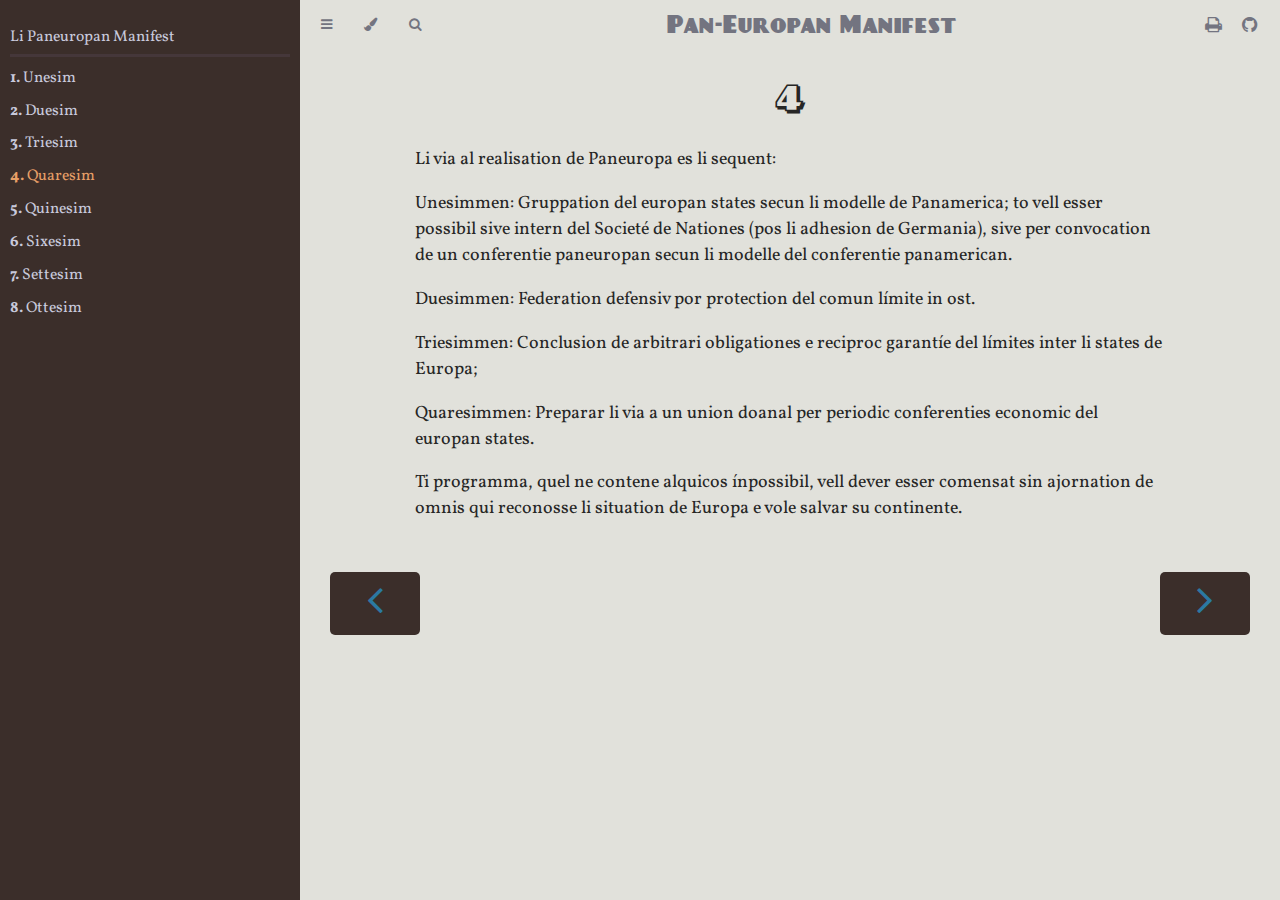
<file: docs/4.html>
<!DOCTYPE HTML>
<html lang="ie" class="sidebar-visible no-js rust">
    <head>
        <!-- Book generated using mdBook -->
        <meta charset="UTF-8">
        <title>Quaresim - Pan-Europan Manifest</title>
        
        


        <!-- Custom HTML head -->
        


        <meta content="text/html; charset=utf-8" http-equiv="Content-Type">
        <meta name="description" content="">
        <meta name="viewport" content="width=device-width, initial-scale=1">
        <meta name="theme-color" content="#ffffff" />

        
        <link rel="icon" href="favicon.svg">
        
        
        <link rel="shortcut icon" href="favicon.png">
        
        <link rel="stylesheet" href="css/variables.css">
        <link rel="stylesheet" href="css/general.css">
        <link rel="stylesheet" href="css/chrome.css">
        <link rel="stylesheet" href="css/print.css" media="print">

        <!-- Fonts -->
        <link rel="stylesheet" href="FontAwesome/css/font-awesome.css">
        
        <link rel="stylesheet" href="fonts/fonts.css">
        
        <link href="https://fonts.googleapis.com/css2?family=Vollkorn:ital,wght@0,400;0,700;1,400;1,700&display=swap" rel="stylesheet">

        <!-- Highlight.js Stylesheets -->
        <link rel="stylesheet" href="highlight.css">
        <link rel="stylesheet" href="tomorrow-night.css">
        <link rel="stylesheet" href="ayu-highlight.css">

        <!-- Custom theme stylesheets -->
        

        
    </head>
    <body>
        

        <div id="definition"></div>

        <!-- Provide site root to javascript -->
        <script type="text/javascript">
            var path_to_root = "";
            var default_theme = window.matchMedia("(prefers-color-scheme: dark)").matches ? "ayu" : "rust";
        </script>

        <!-- Work around some values being stored in localStorage wrapped in quotes -->
        <script type="text/javascript">
            try {
                var theme = localStorage.getItem('mdbook-theme');
                var sidebar = localStorage.getItem('mdbook-sidebar');

                if (theme.startsWith('"') && theme.endsWith('"')) {
                    localStorage.setItem('mdbook-theme', theme.slice(1, theme.length - 1));
                }

                if (sidebar.startsWith('"') && sidebar.endsWith('"')) {
                    localStorage.setItem('mdbook-sidebar', sidebar.slice(1, sidebar.length - 1));
                }
            } catch (e) { }
        </script>

        <!-- Set the theme before any content is loaded, prevents flash -->
        <script type="text/javascript">
            var theme;
            try { theme = localStorage.getItem('mdbook-theme'); } catch(e) { }
            if (theme === null || theme === undefined) { theme = default_theme; }
            var html = document.querySelector('html');
            html.classList.remove('no-js')
            html.classList.remove('rust')
            html.classList.add(theme);
            html.classList.add('js');
        </script>

        <!-- Hide / unhide sidebar before it is displayed -->
        <script type="text/javascript">
            var html = document.querySelector('html');
            var sidebar = 'hidden';
            if (document.body.clientWidth >= 1080) {
                try { sidebar = localStorage.getItem('mdbook-sidebar'); } catch(e) { }
                sidebar = sidebar || 'visible';
            }
            html.classList.remove('sidebar-visible');
            html.classList.add("sidebar-" + sidebar);
        </script>

        <nav id="sidebar" class="sidebar" aria-label="Table of contents">
            <div class="sidebar-scrollbox">
                <ol class="chapter"><li class="chapter-item expanded affix "><a href="index.html">Li Paneuropan Manifest</a></li><li class="spacer"></li><li class="chapter-item expanded "><a href="1.html"><strong aria-hidden="true">1.</strong> Unesim</a></li><li class="chapter-item expanded "><a href="2.html"><strong aria-hidden="true">2.</strong> Duesim</a></li><li class="chapter-item expanded "><a href="3.html"><strong aria-hidden="true">3.</strong> Triesim</a></li><li class="chapter-item expanded "><a href="4.html" class="active"><strong aria-hidden="true">4.</strong> Quaresim</a></li><li class="chapter-item expanded "><a href="5.html"><strong aria-hidden="true">5.</strong> Quinesim</a></li><li class="chapter-item expanded "><a href="6.html"><strong aria-hidden="true">6.</strong> Sixesim</a></li><li class="chapter-item expanded "><a href="7.html"><strong aria-hidden="true">7.</strong> Settesim</a></li><li class="chapter-item expanded "><a href="8.html"><strong aria-hidden="true">8.</strong> Ottesim</a></li></ol>
            </div>
            <div id="sidebar-resize-handle" class="sidebar-resize-handle"></div>
        </nav>

        <div id="page-wrapper" class="page-wrapper">

            <div class="page">
                
                <div id="menu-bar-hover-placeholder"></div>
                <div id="menu-bar" class="menu-bar sticky bordered">
                    <div class="left-buttons">
                        <button id="sidebar-toggle" class="icon-button" type="button" title="Toggle Table of Contents" aria-label="Toggle Table of Contents" aria-controls="sidebar">
                            <i class="fa fa-bars"></i>
                        </button>
                        <button id="theme-toggle" class="icon-button" type="button" title="Change theme" aria-label="Change theme" aria-haspopup="true" aria-expanded="false" aria-controls="theme-list">
                            <i class="fa fa-paint-brush"></i>
                        </button>
                        <ul id="theme-list" class="theme-popup" aria-label="Themes" role="menu">
                            <li role="none"><button role="menuitem" class="theme" id="light">Light</button></li>
                            <li role="none"><button role="menuitem" class="theme" id="rust">Rust (default)</button></li>
                            <li role="none"><button role="menuitem" class="theme" id="coal">Coal</button></li>
                            <li role="none"><button role="menuitem" class="theme" id="navy">Navy</button></li>
                            <li role="none"><button role="menuitem" class="theme" id="ayu">Ayu</button></li>
                        </ul>
                        
                        <button id="search-toggle" class="icon-button" type="button" title="Search. (Shortkey: s)" aria-label="Toggle Searchbar" aria-expanded="false" aria-keyshortcuts="S" aria-controls="searchbar">
                            <i class="fa fa-search"></i>
                        </button>
                        
                    </div>

                    <h1 class="menu-title">Pan-Europan Manifest</h1>

                    <div class="right-buttons">
                        <a href="print.html" title="Print this book" aria-label="Print this book">
                            <i id="print-button" class="fa fa-print"></i>
                        </a>
                        <div id="langPicker"></div>
                        
                        <a href="https://github.com/occidental-lang/paneuropan-manifest" title="Git repository" aria-label="Git repository">
                            <i id="git-repository-button" class="fa fa-github"></i>
                        </a>
                        
                    </div>
                </div>

                
                <div id="search-wrapper" class="hidden">
                    <form id="searchbar-outer" class="searchbar-outer">
                        <input type="search" name="search" id="searchbar" name="searchbar" placeholder="Search this book ..." aria-controls="searchresults-outer" aria-describedby="searchresults-header">
                    </form>
                    <div id="searchresults-outer" class="searchresults-outer hidden">
                        <div id="searchresults-header" class="searchresults-header"></div>
                        <ul id="searchresults">
                        </ul>
                    </div>
                </div>
                

                <!-- Apply ARIA attributes after the sidebar and the sidebar toggle button are added to the DOM -->
                <script type="text/javascript">
                    document.getElementById('sidebar-toggle').setAttribute('aria-expanded', sidebar === 'visible');
                    document.getElementById('sidebar').setAttribute('aria-hidden', sidebar !== 'visible');
                    Array.from(document.querySelectorAll('#sidebar a')).forEach(function(link) {
                        link.setAttribute('tabIndex', sidebar === 'visible' ? 0 : -1);
                    });
                </script>

                <div id="content" class="content">
                    <main>
                        <h1><a class="header" href="#4" id="4">4</a></h1>
<p>Li via al realisation de Paneuropa es li sequent:</p>
<p>Unesimmen: Gruppation del europan states secun li modelle de Panamerica; to vell esser possibil sive intern del Societé de Nationes (pos li adhesion de Germania), sive per convocation de un conferentie paneuropan secun li modelle del conferentie panamerican.</p>
<p>Duesimmen: Federation defensiv por protection del comun límite in ost.</p>
<p>Triesimmen: Conclusion de arbitrari obligationes e reciproc garantíe del límites inter li states de Europa;</p>
<p>Quaresimmen: Preparar li via a un union doanal per periodic conferenties economic del europan states.</p>
<p>Ti programma, quel ne contene alquicos ínpossibil, vell dever esser comensat sin ajornation de omnis qui reconosse li situation de Europa e vole salvar su continente.</p>

                    </main>

                    <nav class="nav-wrapper" aria-label="Page navigation">
                        <!-- Mobile navigation buttons -->
                        
                            <a rel="prev" href="3.html" class="mobile-nav-chapters previous" title="Previous chapter" aria-label="Previous chapter" aria-keyshortcuts="Left">
                                <i class="fa fa-angle-left"></i>
                            </a>
                        

                        
                            <a rel="next" href="5.html" class="mobile-nav-chapters next" title="Next chapter" aria-label="Next chapter" aria-keyshortcuts="Right">
                                <i class="fa fa-angle-right"></i>
                            </a>
                        

                        <div style="clear: both"></div>
                    </nav>
                </div>
            </div>

            <nav class="nav-wide-wrapper" aria-label="Page navigation">
                
                    <a rel="prev" href="3.html" class="nav-chapters previous" title="Previous chapter" aria-label="Previous chapter" aria-keyshortcuts="Left">
                        <i class="fa fa-angle-left"></i>
                    </a>
                

                
                    <a rel="next" href="5.html" class="nav-chapters next" title="Next chapter" aria-label="Next chapter" aria-keyshortcuts="Right">
                        <i class="fa fa-angle-right"></i>
                    </a>
                
            </nav>

        </div>

        
        <!-- Livereload script (if served using the cli tool) -->
        <script type="text/javascript">
            var socket = new WebSocket("ws://localhost:3000/__livereload");
            socket.onmessage = function (event) {
                if (event.data === "reload") {
                    socket.close();
                    location.reload();
                }
            };

            window.onbeforeunload = function() {
                socket.close();
            }
        </script>
        

        
        <!-- Google Analytics Tag -->
        <script type="text/javascript">
            var localAddrs = ["localhost", "127.0.0.1", ""];

            // make sure we don't activate google analytics if the developer is
            // inspecting the book locally...
            if (localAddrs.indexOf(document.location.hostname) === -1) {
                (function(i,s,o,g,r,a,m){i['GoogleAnalyticsObject']=r;i[r]=i[r]||function(){
                (i[r].q=i[r].q||[]).push(arguments)},i[r].l=1*new Date();a=s.createElement(o),
                m=s.getElementsByTagName(o)[0];a.async=1;a.src=g;m.parentNode.insertBefore(a,m)
                })(window,document,'script','https://www.google-analytics.com/analytics.js','ga');

                ga('create', 'UA-151655688-1', 'auto');
                ga('send', 'pageview');
            }
        </script>
        

        

        
        <script type="text/javascript">
            window.playground_copyable = true;
        </script>
        

        

        
        <script src="elasticlunr.min.js" type="text/javascript" charset="utf-8"></script>
        <script src="mark.min.js" type="text/javascript" charset="utf-8"></script>
        <script src="searcher.js" type="text/javascript" charset="utf-8"></script>
        

        <script src="clipboard.min.js" type="text/javascript" charset="utf-8"></script>
        <script src="highlight.js" type="text/javascript" charset="utf-8"></script>
        <script src="book.js" type="text/javascript" charset="utf-8"></script>

        <!-- Custom JS scripts -->
        

        
        
        <script src="https://occidental-lang.com/website-word-lookup/lookup.js"></script>
        <script>
            lookupInit('https://occidental-lang.com/website-word-lookup/dict.json');
        </script>
        

    </body>
</html>
</file>
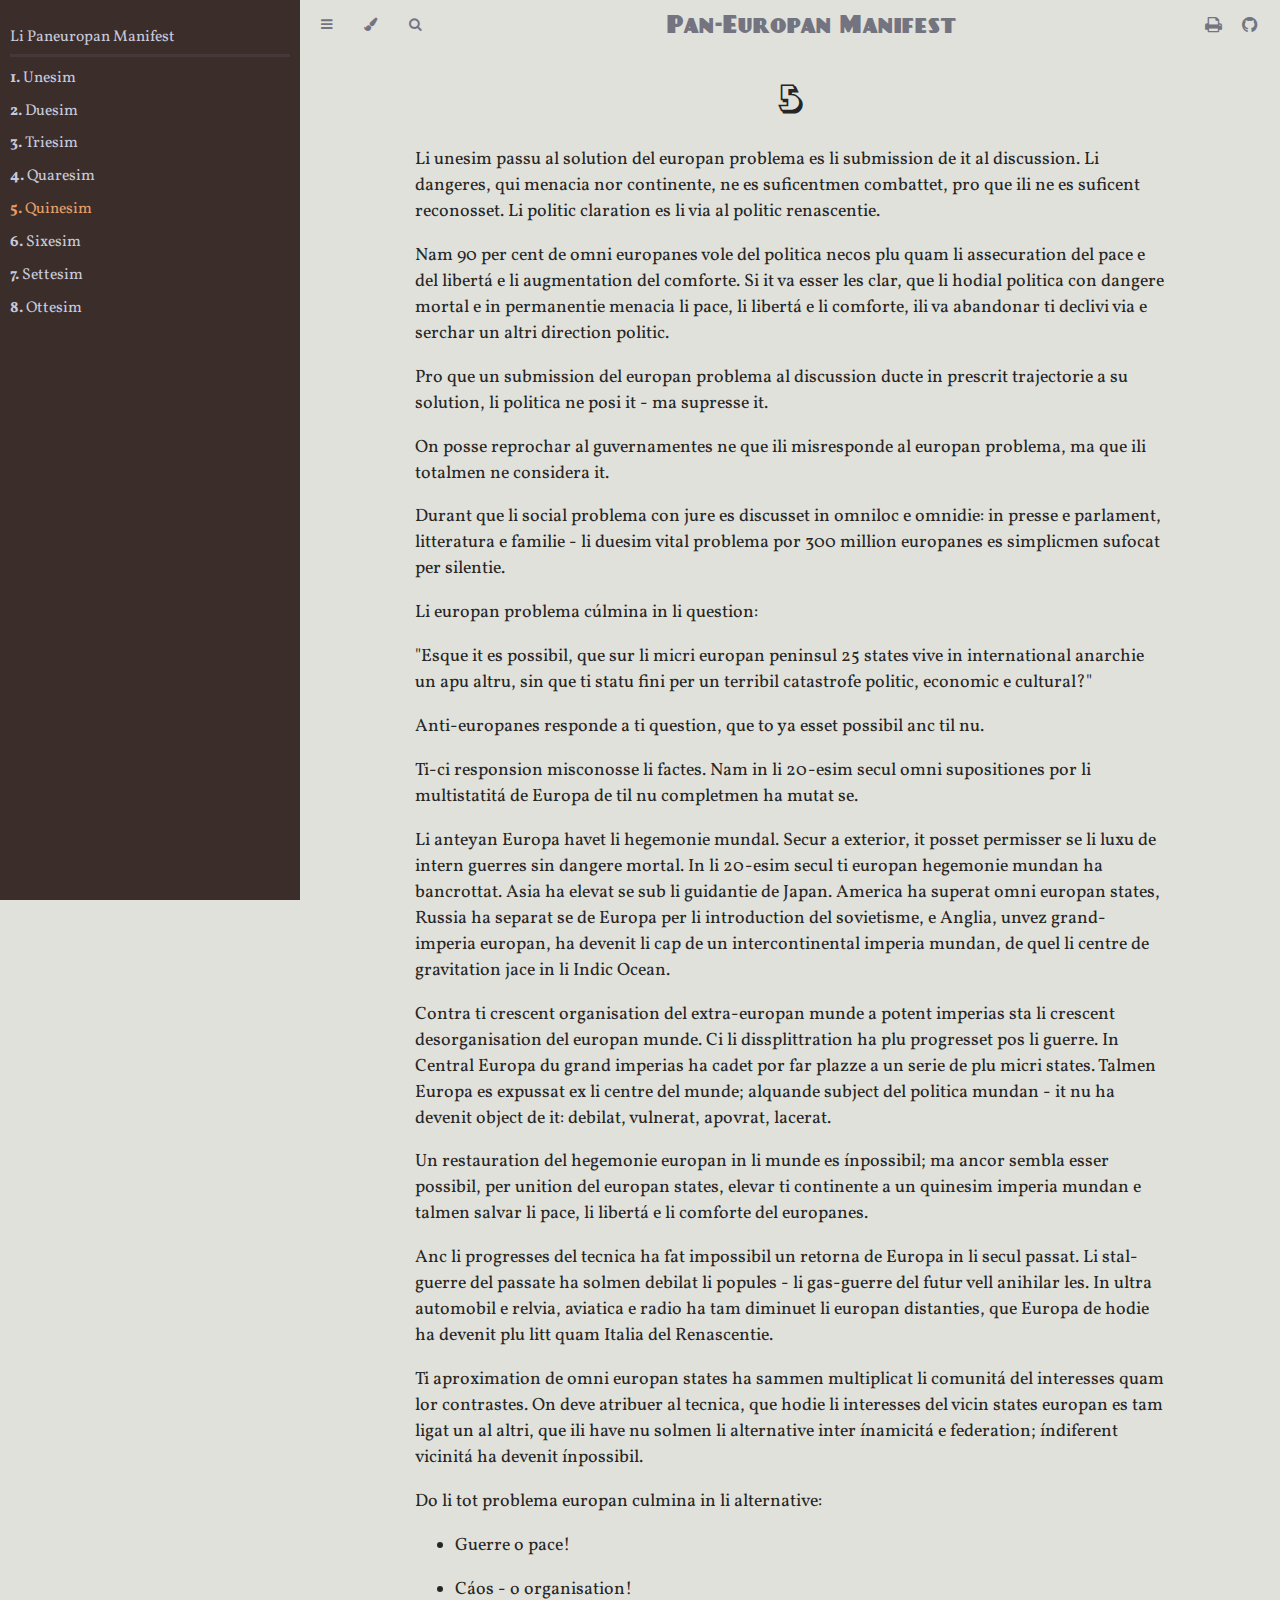
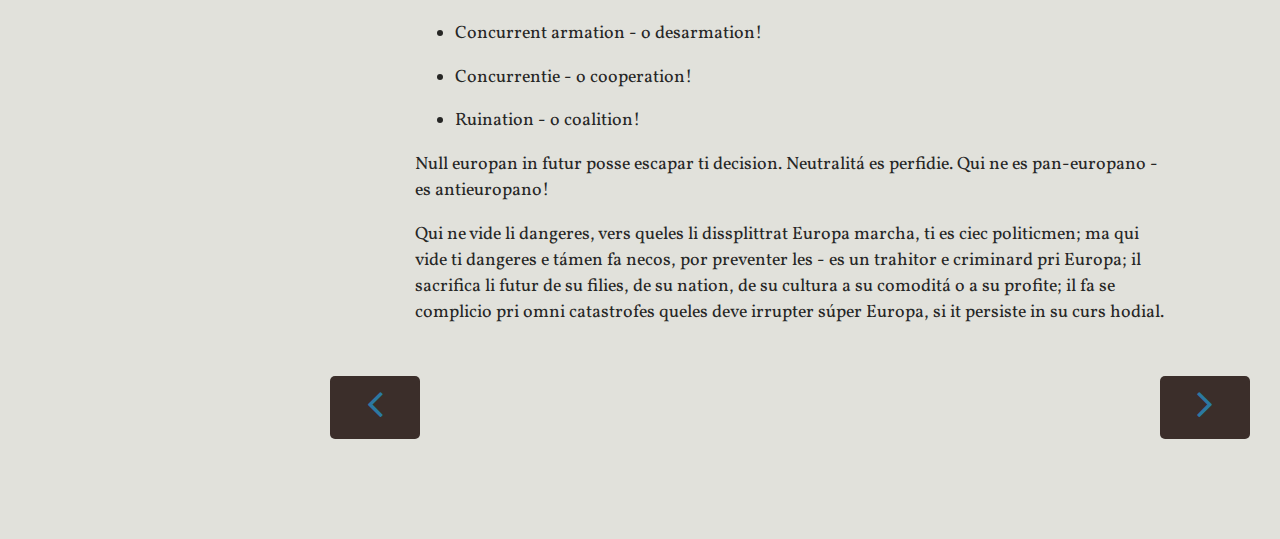
<file: docs/5.html>
<!DOCTYPE HTML>
<html lang="ie" class="sidebar-visible no-js rust">
    <head>
        <!-- Book generated using mdBook -->
        <meta charset="UTF-8">
        <title>Quinesim - Pan-Europan Manifest</title>
        
        


        <!-- Custom HTML head -->
        


        <meta content="text/html; charset=utf-8" http-equiv="Content-Type">
        <meta name="description" content="">
        <meta name="viewport" content="width=device-width, initial-scale=1">
        <meta name="theme-color" content="#ffffff" />

        
        <link rel="icon" href="favicon.svg">
        
        
        <link rel="shortcut icon" href="favicon.png">
        
        <link rel="stylesheet" href="css/variables.css">
        <link rel="stylesheet" href="css/general.css">
        <link rel="stylesheet" href="css/chrome.css">
        <link rel="stylesheet" href="css/print.css" media="print">

        <!-- Fonts -->
        <link rel="stylesheet" href="FontAwesome/css/font-awesome.css">
        
        <link rel="stylesheet" href="fonts/fonts.css">
        
        <link href="https://fonts.googleapis.com/css2?family=Vollkorn:ital,wght@0,400;0,700;1,400;1,700&display=swap" rel="stylesheet">

        <!-- Highlight.js Stylesheets -->
        <link rel="stylesheet" href="highlight.css">
        <link rel="stylesheet" href="tomorrow-night.css">
        <link rel="stylesheet" href="ayu-highlight.css">

        <!-- Custom theme stylesheets -->
        

        
    </head>
    <body>
        

        <div id="definition"></div>

        <!-- Provide site root to javascript -->
        <script type="text/javascript">
            var path_to_root = "";
            var default_theme = window.matchMedia("(prefers-color-scheme: dark)").matches ? "ayu" : "rust";
        </script>

        <!-- Work around some values being stored in localStorage wrapped in quotes -->
        <script type="text/javascript">
            try {
                var theme = localStorage.getItem('mdbook-theme');
                var sidebar = localStorage.getItem('mdbook-sidebar');

                if (theme.startsWith('"') && theme.endsWith('"')) {
                    localStorage.setItem('mdbook-theme', theme.slice(1, theme.length - 1));
                }

                if (sidebar.startsWith('"') && sidebar.endsWith('"')) {
                    localStorage.setItem('mdbook-sidebar', sidebar.slice(1, sidebar.length - 1));
                }
            } catch (e) { }
        </script>

        <!-- Set the theme before any content is loaded, prevents flash -->
        <script type="text/javascript">
            var theme;
            try { theme = localStorage.getItem('mdbook-theme'); } catch(e) { }
            if (theme === null || theme === undefined) { theme = default_theme; }
            var html = document.querySelector('html');
            html.classList.remove('no-js')
            html.classList.remove('rust')
            html.classList.add(theme);
            html.classList.add('js');
        </script>

        <!-- Hide / unhide sidebar before it is displayed -->
        <script type="text/javascript">
            var html = document.querySelector('html');
            var sidebar = 'hidden';
            if (document.body.clientWidth >= 1080) {
                try { sidebar = localStorage.getItem('mdbook-sidebar'); } catch(e) { }
                sidebar = sidebar || 'visible';
            }
            html.classList.remove('sidebar-visible');
            html.classList.add("sidebar-" + sidebar);
        </script>

        <nav id="sidebar" class="sidebar" aria-label="Table of contents">
            <div class="sidebar-scrollbox">
                <ol class="chapter"><li class="chapter-item expanded affix "><a href="index.html">Li Paneuropan Manifest</a></li><li class="spacer"></li><li class="chapter-item expanded "><a href="1.html"><strong aria-hidden="true">1.</strong> Unesim</a></li><li class="chapter-item expanded "><a href="2.html"><strong aria-hidden="true">2.</strong> Duesim</a></li><li class="chapter-item expanded "><a href="3.html"><strong aria-hidden="true">3.</strong> Triesim</a></li><li class="chapter-item expanded "><a href="4.html"><strong aria-hidden="true">4.</strong> Quaresim</a></li><li class="chapter-item expanded "><a href="5.html" class="active"><strong aria-hidden="true">5.</strong> Quinesim</a></li><li class="chapter-item expanded "><a href="6.html"><strong aria-hidden="true">6.</strong> Sixesim</a></li><li class="chapter-item expanded "><a href="7.html"><strong aria-hidden="true">7.</strong> Settesim</a></li><li class="chapter-item expanded "><a href="8.html"><strong aria-hidden="true">8.</strong> Ottesim</a></li></ol>
            </div>
            <div id="sidebar-resize-handle" class="sidebar-resize-handle"></div>
        </nav>

        <div id="page-wrapper" class="page-wrapper">

            <div class="page">
                
                <div id="menu-bar-hover-placeholder"></div>
                <div id="menu-bar" class="menu-bar sticky bordered">
                    <div class="left-buttons">
                        <button id="sidebar-toggle" class="icon-button" type="button" title="Toggle Table of Contents" aria-label="Toggle Table of Contents" aria-controls="sidebar">
                            <i class="fa fa-bars"></i>
                        </button>
                        <button id="theme-toggle" class="icon-button" type="button" title="Change theme" aria-label="Change theme" aria-haspopup="true" aria-expanded="false" aria-controls="theme-list">
                            <i class="fa fa-paint-brush"></i>
                        </button>
                        <ul id="theme-list" class="theme-popup" aria-label="Themes" role="menu">
                            <li role="none"><button role="menuitem" class="theme" id="light">Light</button></li>
                            <li role="none"><button role="menuitem" class="theme" id="rust">Rust (default)</button></li>
                            <li role="none"><button role="menuitem" class="theme" id="coal">Coal</button></li>
                            <li role="none"><button role="menuitem" class="theme" id="navy">Navy</button></li>
                            <li role="none"><button role="menuitem" class="theme" id="ayu">Ayu</button></li>
                        </ul>
                        
                        <button id="search-toggle" class="icon-button" type="button" title="Search. (Shortkey: s)" aria-label="Toggle Searchbar" aria-expanded="false" aria-keyshortcuts="S" aria-controls="searchbar">
                            <i class="fa fa-search"></i>
                        </button>
                        
                    </div>

                    <h1 class="menu-title">Pan-Europan Manifest</h1>

                    <div class="right-buttons">
                        <a href="print.html" title="Print this book" aria-label="Print this book">
                            <i id="print-button" class="fa fa-print"></i>
                        </a>
                        <div id="langPicker"></div>
                        
                        <a href="https://github.com/occidental-lang/paneuropan-manifest" title="Git repository" aria-label="Git repository">
                            <i id="git-repository-button" class="fa fa-github"></i>
                        </a>
                        
                    </div>
                </div>

                
                <div id="search-wrapper" class="hidden">
                    <form id="searchbar-outer" class="searchbar-outer">
                        <input type="search" name="search" id="searchbar" name="searchbar" placeholder="Search this book ..." aria-controls="searchresults-outer" aria-describedby="searchresults-header">
                    </form>
                    <div id="searchresults-outer" class="searchresults-outer hidden">
                        <div id="searchresults-header" class="searchresults-header"></div>
                        <ul id="searchresults">
                        </ul>
                    </div>
                </div>
                

                <!-- Apply ARIA attributes after the sidebar and the sidebar toggle button are added to the DOM -->
                <script type="text/javascript">
                    document.getElementById('sidebar-toggle').setAttribute('aria-expanded', sidebar === 'visible');
                    document.getElementById('sidebar').setAttribute('aria-hidden', sidebar !== 'visible');
                    Array.from(document.querySelectorAll('#sidebar a')).forEach(function(link) {
                        link.setAttribute('tabIndex', sidebar === 'visible' ? 0 : -1);
                    });
                </script>

                <div id="content" class="content">
                    <main>
                        <h1><a class="header" href="#5" id="5">5</a></h1>
<p>Li unesim passu al solution del europan problema es li submission de it al discussion. Li dangeres, qui menacia nor continente, ne es suficentmen combattet, pro que ili ne es suficent reconosset. Li politic claration es li via al politic renascentie.</p>
<p>Nam 90 per cent de omni europanes vole del politica necos plu quam li assecuration del pace e del libertá e li augmentation del comforte. Si it va esser les clar, que li hodial politica con dangere mortal e in permanentie menacia li pace, li libertá e li comforte, ili va abandonar ti declivi via e serchar un altri direction politic.</p>
<p>Pro que un submission del europan problema al discussion ducte in prescrit trajectorie a su solution, li politica ne posi it - ma supresse it.</p>
<p>On posse reprochar al guvernamentes ne que ili misresponde al europan problema, ma que ili totalmen ne considera it.</p>
<p>Durant que li social problema con jure es discusset in omniloc e omnidie: in presse e parlament, litteratura e familie - li duesim vital problema por 300 million europanes es simplicmen sufocat per silentie.</p>
<p>Li europan problema cúlmina in li question:</p>
<p>&quot;Esque it es possibil, que sur li micri europan peninsul 25 states vive in international anarchie un apu altru, sin que ti statu fini per un terribil catastrofe politic, economic e cultural?&quot;</p>
<p>Anti-europanes responde a ti question, que to ya esset possibil anc til nu.</p>
<p>Ti-ci responsion misconosse li factes. Nam in li 20-esim secul omni supositiones por li multistatitá de Europa de til nu completmen ha mutat se.</p>
<p>Li anteyan Europa havet li hegemonie mundal. Secur a exterior, it posset permisser se li luxu de intern guerres sin dangere mortal. In li 20-esim secul ti europan hegemonie mundan ha bancrottat. Asia ha elevat se sub li guidantie de Japan. America ha superat omni europan states, Russia ha separat se de Europa per li introduction del sovietisme, e Anglia, unvez grand-imperia europan, ha devenit li cap de un intercontinental imperia mundan, de quel li centre de gravitation jace in li Indic Ocean.</p>
<p>Contra ti crescent organisation del extra-europan munde a potent imperias sta li crescent desorganisation del europan munde. Ci li dissplittration ha plu progresset pos li guerre. In Central Europa du grand imperias ha cadet por far plazze a un serie de plu micri states. Talmen Europa es expussat ex li centre del munde; alquande subject del politica mundan - it nu ha devenit object de it: debilat, vulnerat, apovrat, lacerat.</p>
<p>Un restauration del hegemonie europan in li munde es ínpossibil; ma ancor sembla esser possibil, per unition del europan states, elevar ti continente a un quinesim imperia mundan e talmen salvar li pace, li libertá e li comforte del europanes.</p>
<p>Anc li progresses del tecnica ha fat impossibil un retorna de Europa in li secul passat. Li stal-guerre del passate ha solmen debilat li popules - li gas-guerre del futur vell anihilar les. In ultra automobil e relvia, aviatica e radio ha tam diminuet li europan distanties, que Europa de hodie ha devenit plu litt quam Italia del Renascentie.</p>
<p>Ti aproximation de omni europan states ha sammen multiplicat li comunitá del interesses quam lor contrastes. On deve atribuer al tecnica, que hodie li interesses del vicin states europan es tam ligat un al altri, que ili have nu solmen li alternative inter ínamicitá e federation; índiferent vicinitá ha devenit ínpossibil.</p>
<p>Do li tot problema europan culmina in li alternative:</p>
<ul>
<li>
<p>Guerre o pace!</p>
</li>
<li>
<p>Cáos - o organisation!</p>
</li>
<li>
<p>Concurrent armation - o desarmation!</p>
</li>
<li>
<p>Concurrentie - o cooperation!</p>
</li>
<li>
<p>Ruination - o coalition!</p>
</li>
</ul>
<p>Null europan in futur posse escapar ti decision. Neutralitá es perfidie. Qui ne es pan-europano - es antieuropano!</p>
<p>Qui ne vide li dangeres, vers queles li dissplittrat Europa marcha, ti es ciec politicmen; ma qui vide ti dangeres e támen fa necos, por preventer les - es un trahitor e criminard pri Europa; il sacrifica li futur de su filies, de su nation, de su cultura a su comoditá o a su profite; il fa se complicio pri omni catastrofes queles deve irrupter súper Europa, si it persiste in su curs hodial.</p>

                    </main>

                    <nav class="nav-wrapper" aria-label="Page navigation">
                        <!-- Mobile navigation buttons -->
                        
                            <a rel="prev" href="4.html" class="mobile-nav-chapters previous" title="Previous chapter" aria-label="Previous chapter" aria-keyshortcuts="Left">
                                <i class="fa fa-angle-left"></i>
                            </a>
                        

                        
                            <a rel="next" href="6.html" class="mobile-nav-chapters next" title="Next chapter" aria-label="Next chapter" aria-keyshortcuts="Right">
                                <i class="fa fa-angle-right"></i>
                            </a>
                        

                        <div style="clear: both"></div>
                    </nav>
                </div>
            </div>

            <nav class="nav-wide-wrapper" aria-label="Page navigation">
                
                    <a rel="prev" href="4.html" class="nav-chapters previous" title="Previous chapter" aria-label="Previous chapter" aria-keyshortcuts="Left">
                        <i class="fa fa-angle-left"></i>
                    </a>
                

                
                    <a rel="next" href="6.html" class="nav-chapters next" title="Next chapter" aria-label="Next chapter" aria-keyshortcuts="Right">
                        <i class="fa fa-angle-right"></i>
                    </a>
                
            </nav>

        </div>

        
        <!-- Livereload script (if served using the cli tool) -->
        <script type="text/javascript">
            var socket = new WebSocket("ws://localhost:3000/__livereload");
            socket.onmessage = function (event) {
                if (event.data === "reload") {
                    socket.close();
                    location.reload();
                }
            };

            window.onbeforeunload = function() {
                socket.close();
            }
        </script>
        

        
        <!-- Google Analytics Tag -->
        <script type="text/javascript">
            var localAddrs = ["localhost", "127.0.0.1", ""];

            // make sure we don't activate google analytics if the developer is
            // inspecting the book locally...
            if (localAddrs.indexOf(document.location.hostname) === -1) {
                (function(i,s,o,g,r,a,m){i['GoogleAnalyticsObject']=r;i[r]=i[r]||function(){
                (i[r].q=i[r].q||[]).push(arguments)},i[r].l=1*new Date();a=s.createElement(o),
                m=s.getElementsByTagName(o)[0];a.async=1;a.src=g;m.parentNode.insertBefore(a,m)
                })(window,document,'script','https://www.google-analytics.com/analytics.js','ga');

                ga('create', 'UA-151655688-1', 'auto');
                ga('send', 'pageview');
            }
        </script>
        

        

        
        <script type="text/javascript">
            window.playground_copyable = true;
        </script>
        

        

        
        <script src="elasticlunr.min.js" type="text/javascript" charset="utf-8"></script>
        <script src="mark.min.js" type="text/javascript" charset="utf-8"></script>
        <script src="searcher.js" type="text/javascript" charset="utf-8"></script>
        

        <script src="clipboard.min.js" type="text/javascript" charset="utf-8"></script>
        <script src="highlight.js" type="text/javascript" charset="utf-8"></script>
        <script src="book.js" type="text/javascript" charset="utf-8"></script>

        <!-- Custom JS scripts -->
        

        
        
        <script src="https://occidental-lang.com/website-word-lookup/lookup.js"></script>
        <script>
            lookupInit('https://occidental-lang.com/website-word-lookup/dict.json');
        </script>
        

    </body>
</html>
</file>
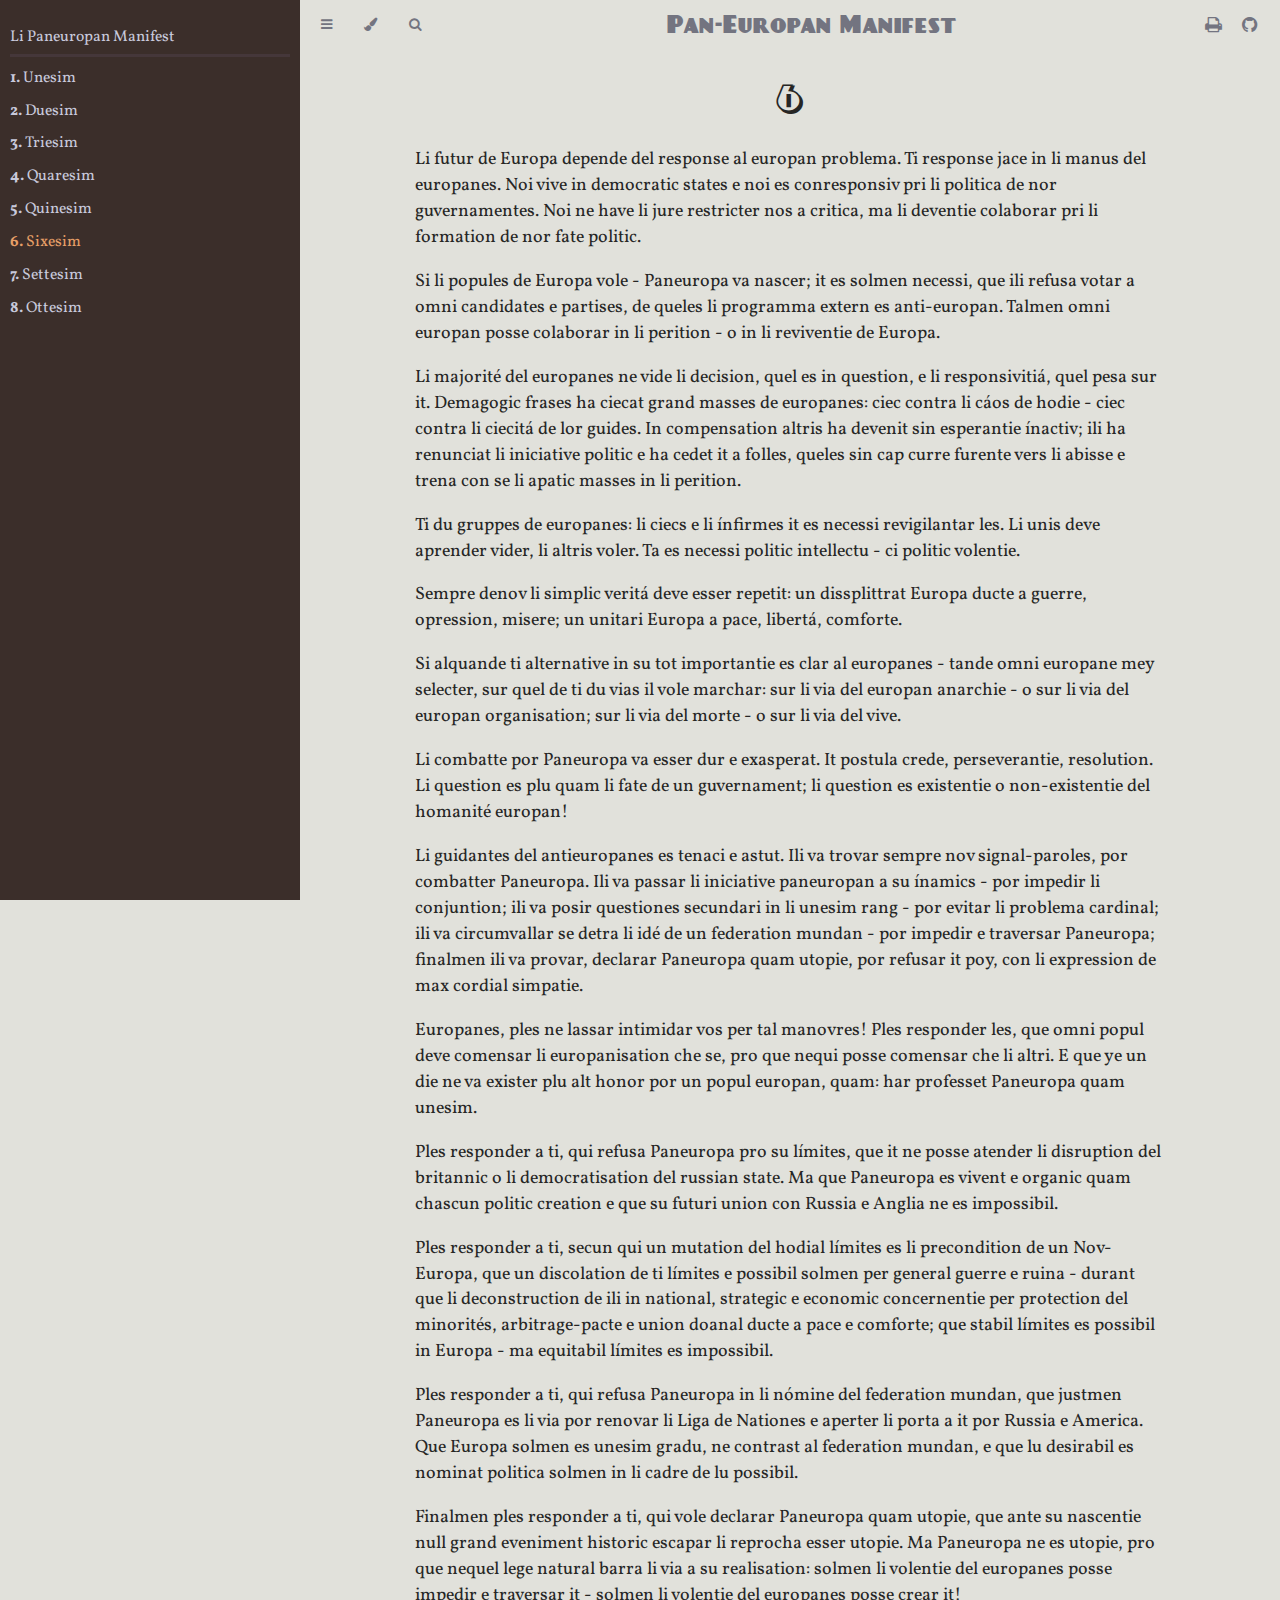
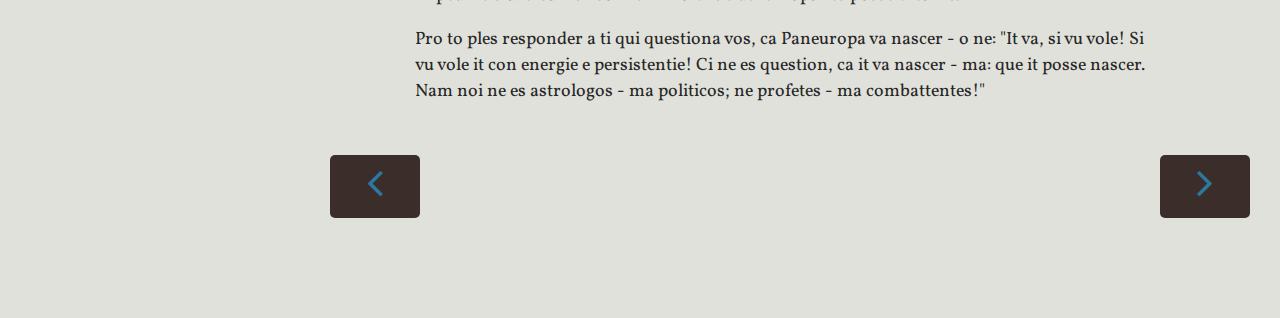
<file: docs/6.html>
<!DOCTYPE HTML>
<html lang="ie" class="sidebar-visible no-js rust">
    <head>
        <!-- Book generated using mdBook -->
        <meta charset="UTF-8">
        <title>Sixesim - Pan-Europan Manifest</title>
        
        


        <!-- Custom HTML head -->
        


        <meta content="text/html; charset=utf-8" http-equiv="Content-Type">
        <meta name="description" content="">
        <meta name="viewport" content="width=device-width, initial-scale=1">
        <meta name="theme-color" content="#ffffff" />

        
        <link rel="icon" href="favicon.svg">
        
        
        <link rel="shortcut icon" href="favicon.png">
        
        <link rel="stylesheet" href="css/variables.css">
        <link rel="stylesheet" href="css/general.css">
        <link rel="stylesheet" href="css/chrome.css">
        <link rel="stylesheet" href="css/print.css" media="print">

        <!-- Fonts -->
        <link rel="stylesheet" href="FontAwesome/css/font-awesome.css">
        
        <link rel="stylesheet" href="fonts/fonts.css">
        
        <link href="https://fonts.googleapis.com/css2?family=Vollkorn:ital,wght@0,400;0,700;1,400;1,700&display=swap" rel="stylesheet">

        <!-- Highlight.js Stylesheets -->
        <link rel="stylesheet" href="highlight.css">
        <link rel="stylesheet" href="tomorrow-night.css">
        <link rel="stylesheet" href="ayu-highlight.css">

        <!-- Custom theme stylesheets -->
        

        
    </head>
    <body>
        

        <div id="definition"></div>

        <!-- Provide site root to javascript -->
        <script type="text/javascript">
            var path_to_root = "";
            var default_theme = window.matchMedia("(prefers-color-scheme: dark)").matches ? "ayu" : "rust";
        </script>

        <!-- Work around some values being stored in localStorage wrapped in quotes -->
        <script type="text/javascript">
            try {
                var theme = localStorage.getItem('mdbook-theme');
                var sidebar = localStorage.getItem('mdbook-sidebar');

                if (theme.startsWith('"') && theme.endsWith('"')) {
                    localStorage.setItem('mdbook-theme', theme.slice(1, theme.length - 1));
                }

                if (sidebar.startsWith('"') && sidebar.endsWith('"')) {
                    localStorage.setItem('mdbook-sidebar', sidebar.slice(1, sidebar.length - 1));
                }
            } catch (e) { }
        </script>

        <!-- Set the theme before any content is loaded, prevents flash -->
        <script type="text/javascript">
            var theme;
            try { theme = localStorage.getItem('mdbook-theme'); } catch(e) { }
            if (theme === null || theme === undefined) { theme = default_theme; }
            var html = document.querySelector('html');
            html.classList.remove('no-js')
            html.classList.remove('rust')
            html.classList.add(theme);
            html.classList.add('js');
        </script>

        <!-- Hide / unhide sidebar before it is displayed -->
        <script type="text/javascript">
            var html = document.querySelector('html');
            var sidebar = 'hidden';
            if (document.body.clientWidth >= 1080) {
                try { sidebar = localStorage.getItem('mdbook-sidebar'); } catch(e) { }
                sidebar = sidebar || 'visible';
            }
            html.classList.remove('sidebar-visible');
            html.classList.add("sidebar-" + sidebar);
        </script>

        <nav id="sidebar" class="sidebar" aria-label="Table of contents">
            <div class="sidebar-scrollbox">
                <ol class="chapter"><li class="chapter-item expanded affix "><a href="index.html">Li Paneuropan Manifest</a></li><li class="spacer"></li><li class="chapter-item expanded "><a href="1.html"><strong aria-hidden="true">1.</strong> Unesim</a></li><li class="chapter-item expanded "><a href="2.html"><strong aria-hidden="true">2.</strong> Duesim</a></li><li class="chapter-item expanded "><a href="3.html"><strong aria-hidden="true">3.</strong> Triesim</a></li><li class="chapter-item expanded "><a href="4.html"><strong aria-hidden="true">4.</strong> Quaresim</a></li><li class="chapter-item expanded "><a href="5.html"><strong aria-hidden="true">5.</strong> Quinesim</a></li><li class="chapter-item expanded "><a href="6.html" class="active"><strong aria-hidden="true">6.</strong> Sixesim</a></li><li class="chapter-item expanded "><a href="7.html"><strong aria-hidden="true">7.</strong> Settesim</a></li><li class="chapter-item expanded "><a href="8.html"><strong aria-hidden="true">8.</strong> Ottesim</a></li></ol>
            </div>
            <div id="sidebar-resize-handle" class="sidebar-resize-handle"></div>
        </nav>

        <div id="page-wrapper" class="page-wrapper">

            <div class="page">
                
                <div id="menu-bar-hover-placeholder"></div>
                <div id="menu-bar" class="menu-bar sticky bordered">
                    <div class="left-buttons">
                        <button id="sidebar-toggle" class="icon-button" type="button" title="Toggle Table of Contents" aria-label="Toggle Table of Contents" aria-controls="sidebar">
                            <i class="fa fa-bars"></i>
                        </button>
                        <button id="theme-toggle" class="icon-button" type="button" title="Change theme" aria-label="Change theme" aria-haspopup="true" aria-expanded="false" aria-controls="theme-list">
                            <i class="fa fa-paint-brush"></i>
                        </button>
                        <ul id="theme-list" class="theme-popup" aria-label="Themes" role="menu">
                            <li role="none"><button role="menuitem" class="theme" id="light">Light</button></li>
                            <li role="none"><button role="menuitem" class="theme" id="rust">Rust (default)</button></li>
                            <li role="none"><button role="menuitem" class="theme" id="coal">Coal</button></li>
                            <li role="none"><button role="menuitem" class="theme" id="navy">Navy</button></li>
                            <li role="none"><button role="menuitem" class="theme" id="ayu">Ayu</button></li>
                        </ul>
                        
                        <button id="search-toggle" class="icon-button" type="button" title="Search. (Shortkey: s)" aria-label="Toggle Searchbar" aria-expanded="false" aria-keyshortcuts="S" aria-controls="searchbar">
                            <i class="fa fa-search"></i>
                        </button>
                        
                    </div>

                    <h1 class="menu-title">Pan-Europan Manifest</h1>

                    <div class="right-buttons">
                        <a href="print.html" title="Print this book" aria-label="Print this book">
                            <i id="print-button" class="fa fa-print"></i>
                        </a>
                        <div id="langPicker"></div>
                        
                        <a href="https://github.com/occidental-lang/paneuropan-manifest" title="Git repository" aria-label="Git repository">
                            <i id="git-repository-button" class="fa fa-github"></i>
                        </a>
                        
                    </div>
                </div>

                
                <div id="search-wrapper" class="hidden">
                    <form id="searchbar-outer" class="searchbar-outer">
                        <input type="search" name="search" id="searchbar" name="searchbar" placeholder="Search this book ..." aria-controls="searchresults-outer" aria-describedby="searchresults-header">
                    </form>
                    <div id="searchresults-outer" class="searchresults-outer hidden">
                        <div id="searchresults-header" class="searchresults-header"></div>
                        <ul id="searchresults">
                        </ul>
                    </div>
                </div>
                

                <!-- Apply ARIA attributes after the sidebar and the sidebar toggle button are added to the DOM -->
                <script type="text/javascript">
                    document.getElementById('sidebar-toggle').setAttribute('aria-expanded', sidebar === 'visible');
                    document.getElementById('sidebar').setAttribute('aria-hidden', sidebar !== 'visible');
                    Array.from(document.querySelectorAll('#sidebar a')).forEach(function(link) {
                        link.setAttribute('tabIndex', sidebar === 'visible' ? 0 : -1);
                    });
                </script>

                <div id="content" class="content">
                    <main>
                        <h1><a class="header" href="#6" id="6">6</a></h1>
<p>Li futur de Europa depende del response al europan problema. Ti response jace in li manus del europanes. Noi vive in democratic states e noi es conresponsiv pri li politica de nor guvernamentes. Noi ne have li jure restricter nos a critica, ma li deventie colaborar pri li formation de nor fate politic.</p>
<p>Si li popules de Europa vole - Paneuropa va nascer; it es solmen necessi, que ili refusa votar a omni candidates e partises, de queles li programma extern es anti-europan. Talmen omni europan posse colaborar in li perition - o in li reviventie de Europa.</p>
<p>Li majorité del europanes ne vide li decision, quel es in question, e li responsivitiá, quel pesa sur it. Demagogic frases ha ciecat grand masses de europanes: ciec contra li cáos de hodie - ciec contra li ciecitá de lor guides. In compensation altris ha devenit sin esperantie ínactiv; ili ha renunciat li iniciative politic e ha cedet it a folles, queles sin cap curre furente vers li abisse e trena con se li apatic masses in li perition.</p>
<p>Ti du gruppes de europanes: li ciecs e li ínfirmes it es necessi revigilantar les. Li unis deve aprender vider, li altris voler. Ta es necessi politic intellectu - ci politic volentie.</p>
<p>Sempre denov li simplic veritá deve esser repetit: un dissplittrat Europa ducte a guerre, opression, misere; un unitari Europa a pace, libertá, comforte.</p>
<p>Si alquande ti alternative in su tot importantie es clar al europanes - tande omni europane mey selecter, sur quel de ti du vias il vole marchar: sur li via del europan anarchie - o sur li via del europan organisation; sur li via del morte - o sur li via del vive.</p>
<p>Li combatte por Paneuropa va esser dur e exasperat. It postula crede, perseverantie, resolution. Li question es plu quam li fate de un guvernament; li question es existentie o non-existentie del homanité europan!</p>
<p>Li guidantes del antieuropanes es tenaci e astut. Ili va trovar sempre nov signal-paroles, por combatter Paneuropa. Ili va passar li iniciative paneuropan a su ínamics - por impedir li conjuntion; ili va posir questiones secundari in li unesim rang - por evitar li problema cardinal; ili va circumvallar se detra li idé de un federation mundan - por impedir e traversar Paneuropa; finalmen ili va provar, declarar Paneuropa quam utopie, por refusar it poy, con li expression de max cordial simpatie.</p>
<p>Europanes, ples ne lassar intimidar vos per tal manovres! Ples responder les, que omni popul deve comensar li europanisation che se, pro que nequi posse comensar che li altri. E que ye un die ne va exister plu alt honor por un popul europan, quam: har professet Paneuropa quam unesim.</p>
<p>Ples responder a ti, qui refusa Paneuropa pro su límites, que it ne posse atender li disruption del britannic o li democratisation del russian state. Ma que Paneuropa es vivent e organic quam chascun politic creation e que su futuri union con Russia e Anglia ne es impossibil.</p>
<p>Ples responder a ti, secun qui un mutation del hodial límites es li precondition de un Nov-Europa, que un discolation de ti límites e possibil solmen per general guerre e ruina - durant que li deconstruction de ili in national, strategic e economic concernentie per protection del minorités, arbitrage-pacte e union doanal ducte a pace e comforte; que stabil límites es possibil in Europa - ma equitabil límites es impossibil.</p>
<p>Ples responder a ti, qui refusa Paneuropa in li nómine del federation mundan, que justmen Paneuropa es li via por renovar li Liga de Nationes e aperter li porta a it por Russia e America. Que Europa solmen es unesim gradu, ne contrast al federation mundan, e que lu desirabil es nominat politica solmen in li cadre de lu possibil.</p>
<p>Finalmen ples responder a ti, qui vole declarar Paneuropa quam utopie, que ante su nascentie null grand eveniment historic escapar li reprocha esser utopie. Ma Paneuropa ne es utopie, pro que nequel lege natural barra li via a su realisation: solmen li volentie del europanes posse impedir e traversar it - solmen li volentie del europanes posse crear it!</p>
<p>Pro to ples responder a ti qui questiona vos, ca Paneuropa va nascer - o ne: &quot;It va, si vu vole! Si vu vole it con energie e persistentie! Ci ne es question, ca it va nascer - ma: que it posse nascer. Nam noi ne es astrologos - ma politicos; ne profetes - ma combattentes!&quot;</p>

                    </main>

                    <nav class="nav-wrapper" aria-label="Page navigation">
                        <!-- Mobile navigation buttons -->
                        
                            <a rel="prev" href="5.html" class="mobile-nav-chapters previous" title="Previous chapter" aria-label="Previous chapter" aria-keyshortcuts="Left">
                                <i class="fa fa-angle-left"></i>
                            </a>
                        

                        
                            <a rel="next" href="7.html" class="mobile-nav-chapters next" title="Next chapter" aria-label="Next chapter" aria-keyshortcuts="Right">
                                <i class="fa fa-angle-right"></i>
                            </a>
                        

                        <div style="clear: both"></div>
                    </nav>
                </div>
            </div>

            <nav class="nav-wide-wrapper" aria-label="Page navigation">
                
                    <a rel="prev" href="5.html" class="nav-chapters previous" title="Previous chapter" aria-label="Previous chapter" aria-keyshortcuts="Left">
                        <i class="fa fa-angle-left"></i>
                    </a>
                

                
                    <a rel="next" href="7.html" class="nav-chapters next" title="Next chapter" aria-label="Next chapter" aria-keyshortcuts="Right">
                        <i class="fa fa-angle-right"></i>
                    </a>
                
            </nav>

        </div>

        
        <!-- Livereload script (if served using the cli tool) -->
        <script type="text/javascript">
            var socket = new WebSocket("ws://localhost:3000/__livereload");
            socket.onmessage = function (event) {
                if (event.data === "reload") {
                    socket.close();
                    location.reload();
                }
            };

            window.onbeforeunload = function() {
                socket.close();
            }
        </script>
        

        
        <!-- Google Analytics Tag -->
        <script type="text/javascript">
            var localAddrs = ["localhost", "127.0.0.1", ""];

            // make sure we don't activate google analytics if the developer is
            // inspecting the book locally...
            if (localAddrs.indexOf(document.location.hostname) === -1) {
                (function(i,s,o,g,r,a,m){i['GoogleAnalyticsObject']=r;i[r]=i[r]||function(){
                (i[r].q=i[r].q||[]).push(arguments)},i[r].l=1*new Date();a=s.createElement(o),
                m=s.getElementsByTagName(o)[0];a.async=1;a.src=g;m.parentNode.insertBefore(a,m)
                })(window,document,'script','https://www.google-analytics.com/analytics.js','ga');

                ga('create', 'UA-151655688-1', 'auto');
                ga('send', 'pageview');
            }
        </script>
        

        

        
        <script type="text/javascript">
            window.playground_copyable = true;
        </script>
        

        

        
        <script src="elasticlunr.min.js" type="text/javascript" charset="utf-8"></script>
        <script src="mark.min.js" type="text/javascript" charset="utf-8"></script>
        <script src="searcher.js" type="text/javascript" charset="utf-8"></script>
        

        <script src="clipboard.min.js" type="text/javascript" charset="utf-8"></script>
        <script src="highlight.js" type="text/javascript" charset="utf-8"></script>
        <script src="book.js" type="text/javascript" charset="utf-8"></script>

        <!-- Custom JS scripts -->
        

        
        
        <script src="https://occidental-lang.com/website-word-lookup/lookup.js"></script>
        <script>
            lookupInit('https://occidental-lang.com/website-word-lookup/dict.json');
        </script>
        

    </body>
</html>
</file>
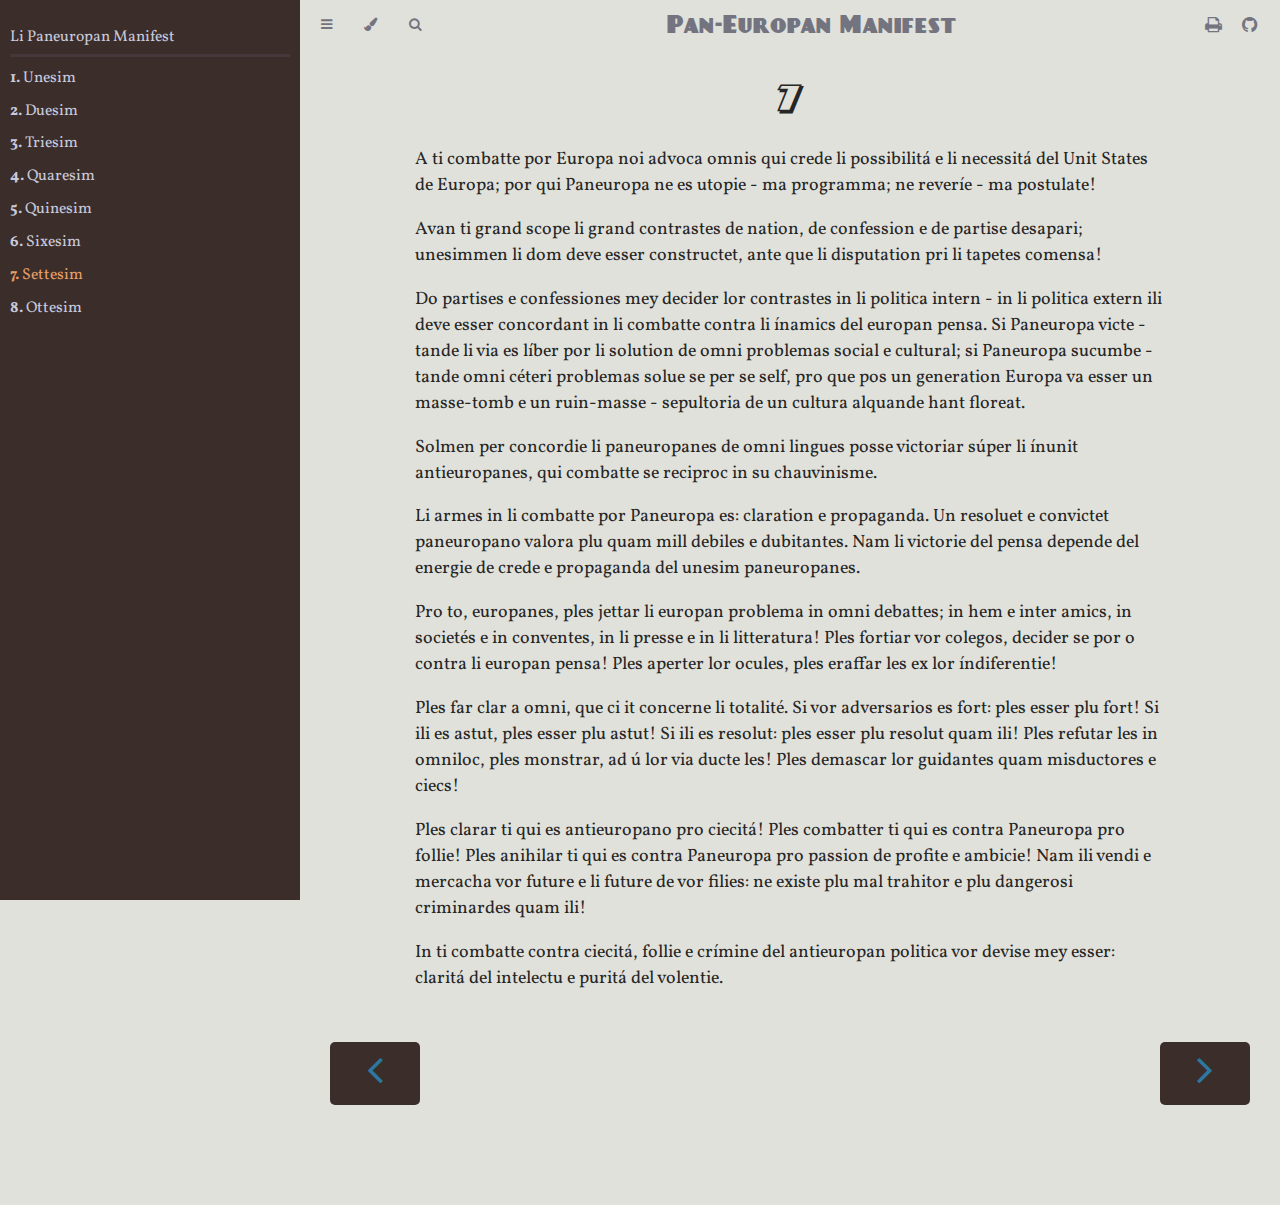
<file: docs/7.html>
<!DOCTYPE HTML>
<html lang="ie" class="sidebar-visible no-js rust">
    <head>
        <!-- Book generated using mdBook -->
        <meta charset="UTF-8">
        <title>Settesim - Pan-Europan Manifest</title>
        
        


        <!-- Custom HTML head -->
        


        <meta content="text/html; charset=utf-8" http-equiv="Content-Type">
        <meta name="description" content="">
        <meta name="viewport" content="width=device-width, initial-scale=1">
        <meta name="theme-color" content="#ffffff" />

        
        <link rel="icon" href="favicon.svg">
        
        
        <link rel="shortcut icon" href="favicon.png">
        
        <link rel="stylesheet" href="css/variables.css">
        <link rel="stylesheet" href="css/general.css">
        <link rel="stylesheet" href="css/chrome.css">
        <link rel="stylesheet" href="css/print.css" media="print">

        <!-- Fonts -->
        <link rel="stylesheet" href="FontAwesome/css/font-awesome.css">
        
        <link rel="stylesheet" href="fonts/fonts.css">
        
        <link href="https://fonts.googleapis.com/css2?family=Vollkorn:ital,wght@0,400;0,700;1,400;1,700&display=swap" rel="stylesheet">

        <!-- Highlight.js Stylesheets -->
        <link rel="stylesheet" href="highlight.css">
        <link rel="stylesheet" href="tomorrow-night.css">
        <link rel="stylesheet" href="ayu-highlight.css">

        <!-- Custom theme stylesheets -->
        

        
    </head>
    <body>
        

        <div id="definition"></div>

        <!-- Provide site root to javascript -->
        <script type="text/javascript">
            var path_to_root = "";
            var default_theme = window.matchMedia("(prefers-color-scheme: dark)").matches ? "ayu" : "rust";
        </script>

        <!-- Work around some values being stored in localStorage wrapped in quotes -->
        <script type="text/javascript">
            try {
                var theme = localStorage.getItem('mdbook-theme');
                var sidebar = localStorage.getItem('mdbook-sidebar');

                if (theme.startsWith('"') && theme.endsWith('"')) {
                    localStorage.setItem('mdbook-theme', theme.slice(1, theme.length - 1));
                }

                if (sidebar.startsWith('"') && sidebar.endsWith('"')) {
                    localStorage.setItem('mdbook-sidebar', sidebar.slice(1, sidebar.length - 1));
                }
            } catch (e) { }
        </script>

        <!-- Set the theme before any content is loaded, prevents flash -->
        <script type="text/javascript">
            var theme;
            try { theme = localStorage.getItem('mdbook-theme'); } catch(e) { }
            if (theme === null || theme === undefined) { theme = default_theme; }
            var html = document.querySelector('html');
            html.classList.remove('no-js')
            html.classList.remove('rust')
            html.classList.add(theme);
            html.classList.add('js');
        </script>

        <!-- Hide / unhide sidebar before it is displayed -->
        <script type="text/javascript">
            var html = document.querySelector('html');
            var sidebar = 'hidden';
            if (document.body.clientWidth >= 1080) {
                try { sidebar = localStorage.getItem('mdbook-sidebar'); } catch(e) { }
                sidebar = sidebar || 'visible';
            }
            html.classList.remove('sidebar-visible');
            html.classList.add("sidebar-" + sidebar);
        </script>

        <nav id="sidebar" class="sidebar" aria-label="Table of contents">
            <div class="sidebar-scrollbox">
                <ol class="chapter"><li class="chapter-item expanded affix "><a href="index.html">Li Paneuropan Manifest</a></li><li class="spacer"></li><li class="chapter-item expanded "><a href="1.html"><strong aria-hidden="true">1.</strong> Unesim</a></li><li class="chapter-item expanded "><a href="2.html"><strong aria-hidden="true">2.</strong> Duesim</a></li><li class="chapter-item expanded "><a href="3.html"><strong aria-hidden="true">3.</strong> Triesim</a></li><li class="chapter-item expanded "><a href="4.html"><strong aria-hidden="true">4.</strong> Quaresim</a></li><li class="chapter-item expanded "><a href="5.html"><strong aria-hidden="true">5.</strong> Quinesim</a></li><li class="chapter-item expanded "><a href="6.html"><strong aria-hidden="true">6.</strong> Sixesim</a></li><li class="chapter-item expanded "><a href="7.html" class="active"><strong aria-hidden="true">7.</strong> Settesim</a></li><li class="chapter-item expanded "><a href="8.html"><strong aria-hidden="true">8.</strong> Ottesim</a></li></ol>
            </div>
            <div id="sidebar-resize-handle" class="sidebar-resize-handle"></div>
        </nav>

        <div id="page-wrapper" class="page-wrapper">

            <div class="page">
                
                <div id="menu-bar-hover-placeholder"></div>
                <div id="menu-bar" class="menu-bar sticky bordered">
                    <div class="left-buttons">
                        <button id="sidebar-toggle" class="icon-button" type="button" title="Toggle Table of Contents" aria-label="Toggle Table of Contents" aria-controls="sidebar">
                            <i class="fa fa-bars"></i>
                        </button>
                        <button id="theme-toggle" class="icon-button" type="button" title="Change theme" aria-label="Change theme" aria-haspopup="true" aria-expanded="false" aria-controls="theme-list">
                            <i class="fa fa-paint-brush"></i>
                        </button>
                        <ul id="theme-list" class="theme-popup" aria-label="Themes" role="menu">
                            <li role="none"><button role="menuitem" class="theme" id="light">Light</button></li>
                            <li role="none"><button role="menuitem" class="theme" id="rust">Rust (default)</button></li>
                            <li role="none"><button role="menuitem" class="theme" id="coal">Coal</button></li>
                            <li role="none"><button role="menuitem" class="theme" id="navy">Navy</button></li>
                            <li role="none"><button role="menuitem" class="theme" id="ayu">Ayu</button></li>
                        </ul>
                        
                        <button id="search-toggle" class="icon-button" type="button" title="Search. (Shortkey: s)" aria-label="Toggle Searchbar" aria-expanded="false" aria-keyshortcuts="S" aria-controls="searchbar">
                            <i class="fa fa-search"></i>
                        </button>
                        
                    </div>

                    <h1 class="menu-title">Pan-Europan Manifest</h1>

                    <div class="right-buttons">
                        <a href="print.html" title="Print this book" aria-label="Print this book">
                            <i id="print-button" class="fa fa-print"></i>
                        </a>
                        <div id="langPicker"></div>
                        
                        <a href="https://github.com/occidental-lang/paneuropan-manifest" title="Git repository" aria-label="Git repository">
                            <i id="git-repository-button" class="fa fa-github"></i>
                        </a>
                        
                    </div>
                </div>

                
                <div id="search-wrapper" class="hidden">
                    <form id="searchbar-outer" class="searchbar-outer">
                        <input type="search" name="search" id="searchbar" name="searchbar" placeholder="Search this book ..." aria-controls="searchresults-outer" aria-describedby="searchresults-header">
                    </form>
                    <div id="searchresults-outer" class="searchresults-outer hidden">
                        <div id="searchresults-header" class="searchresults-header"></div>
                        <ul id="searchresults">
                        </ul>
                    </div>
                </div>
                

                <!-- Apply ARIA attributes after the sidebar and the sidebar toggle button are added to the DOM -->
                <script type="text/javascript">
                    document.getElementById('sidebar-toggle').setAttribute('aria-expanded', sidebar === 'visible');
                    document.getElementById('sidebar').setAttribute('aria-hidden', sidebar !== 'visible');
                    Array.from(document.querySelectorAll('#sidebar a')).forEach(function(link) {
                        link.setAttribute('tabIndex', sidebar === 'visible' ? 0 : -1);
                    });
                </script>

                <div id="content" class="content">
                    <main>
                        <h1><a class="header" href="#7" id="7">7</a></h1>
<p>A ti combatte por Europa noi advoca omnis qui crede li possibilitá e li necessitá del Unit States de Europa; por qui Paneuropa ne es utopie - ma programma; ne reveríe - ma postulate!</p>
<p>Avan ti grand scope li grand contrastes de nation, de confession e de partise desapari; unesimmen li dom deve esser constructet, ante que li disputation pri li tapetes comensa!</p>
<p>Do partises e confessiones mey decider lor contrastes in li politica intern - in li politica extern ili deve esser concordant in li combatte contra li ínamics del europan pensa. Si Paneuropa victe - tande li via es líber por li solution de omni problemas social e cultural; si Paneuropa sucumbe - tande omni céteri problemas solue se per se self, pro que pos un generation Europa va esser un masse-tomb e un ruin-masse - sepultoria de un cultura alquande hant floreat.</p>
<p>Solmen per concordie li paneuropanes de omni lingues posse victoriar súper li ínunit antieuropanes, qui combatte se reciproc in su chauvinisme.</p>
<p>Li armes in li combatte por Paneuropa es: claration e propaganda. Un resoluet e convictet paneuropano valora plu quam mill debiles e dubitantes. Nam li victorie del pensa depende del energie de crede e propaganda del unesim paneuropanes.</p>
<p>Pro to, europanes, ples jettar li europan problema in omni debattes; in hem e inter amics, in societés e in conventes, in li presse e in li litteratura! Ples fortiar vor colegos, decider se por o contra li europan pensa! Ples aperter lor ocules, ples eraffar les ex lor índiferentie!</p>
<p>Ples far clar a omni, que ci it concerne li totalité. Si vor adversarios es fort: ples esser plu fort! Si ili es astut, ples esser plu astut! Si ili es resolut: ples esser plu resolut quam ili! Ples refutar les in omniloc, ples monstrar, ad ú lor via ducte les! Ples demascar lor guidantes quam misductores e ciecs!</p>
<p>Ples clarar ti qui es antieuropano pro ciecitá! Ples combatter ti qui es contra Paneuropa pro follie! Ples anihilar ti qui es contra Paneuropa pro passion de profite e ambicie! Nam ili vendi e mercacha vor future e li future de vor filies: ne existe plu mal trahitor e plu dangerosi criminardes quam ili!</p>
<p>In ti combatte contra ciecitá, follie e crímine del antieuropan politica vor devise mey esser: claritá del intelectu e puritá del volentie.</p>

                    </main>

                    <nav class="nav-wrapper" aria-label="Page navigation">
                        <!-- Mobile navigation buttons -->
                        
                            <a rel="prev" href="6.html" class="mobile-nav-chapters previous" title="Previous chapter" aria-label="Previous chapter" aria-keyshortcuts="Left">
                                <i class="fa fa-angle-left"></i>
                            </a>
                        

                        
                            <a rel="next" href="8.html" class="mobile-nav-chapters next" title="Next chapter" aria-label="Next chapter" aria-keyshortcuts="Right">
                                <i class="fa fa-angle-right"></i>
                            </a>
                        

                        <div style="clear: both"></div>
                    </nav>
                </div>
            </div>

            <nav class="nav-wide-wrapper" aria-label="Page navigation">
                
                    <a rel="prev" href="6.html" class="nav-chapters previous" title="Previous chapter" aria-label="Previous chapter" aria-keyshortcuts="Left">
                        <i class="fa fa-angle-left"></i>
                    </a>
                

                
                    <a rel="next" href="8.html" class="nav-chapters next" title="Next chapter" aria-label="Next chapter" aria-keyshortcuts="Right">
                        <i class="fa fa-angle-right"></i>
                    </a>
                
            </nav>

        </div>

        
        <!-- Livereload script (if served using the cli tool) -->
        <script type="text/javascript">
            var socket = new WebSocket("ws://localhost:3000/__livereload");
            socket.onmessage = function (event) {
                if (event.data === "reload") {
                    socket.close();
                    location.reload();
                }
            };

            window.onbeforeunload = function() {
                socket.close();
            }
        </script>
        

        
        <!-- Google Analytics Tag -->
        <script type="text/javascript">
            var localAddrs = ["localhost", "127.0.0.1", ""];

            // make sure we don't activate google analytics if the developer is
            // inspecting the book locally...
            if (localAddrs.indexOf(document.location.hostname) === -1) {
                (function(i,s,o,g,r,a,m){i['GoogleAnalyticsObject']=r;i[r]=i[r]||function(){
                (i[r].q=i[r].q||[]).push(arguments)},i[r].l=1*new Date();a=s.createElement(o),
                m=s.getElementsByTagName(o)[0];a.async=1;a.src=g;m.parentNode.insertBefore(a,m)
                })(window,document,'script','https://www.google-analytics.com/analytics.js','ga');

                ga('create', 'UA-151655688-1', 'auto');
                ga('send', 'pageview');
            }
        </script>
        

        

        
        <script type="text/javascript">
            window.playground_copyable = true;
        </script>
        

        

        
        <script src="elasticlunr.min.js" type="text/javascript" charset="utf-8"></script>
        <script src="mark.min.js" type="text/javascript" charset="utf-8"></script>
        <script src="searcher.js" type="text/javascript" charset="utf-8"></script>
        

        <script src="clipboard.min.js" type="text/javascript" charset="utf-8"></script>
        <script src="highlight.js" type="text/javascript" charset="utf-8"></script>
        <script src="book.js" type="text/javascript" charset="utf-8"></script>

        <!-- Custom JS scripts -->
        

        
        
        <script src="https://occidental-lang.com/website-word-lookup/lookup.js"></script>
        <script>
            lookupInit('https://occidental-lang.com/website-word-lookup/dict.json');
        </script>
        

    </body>
</html>
</file>
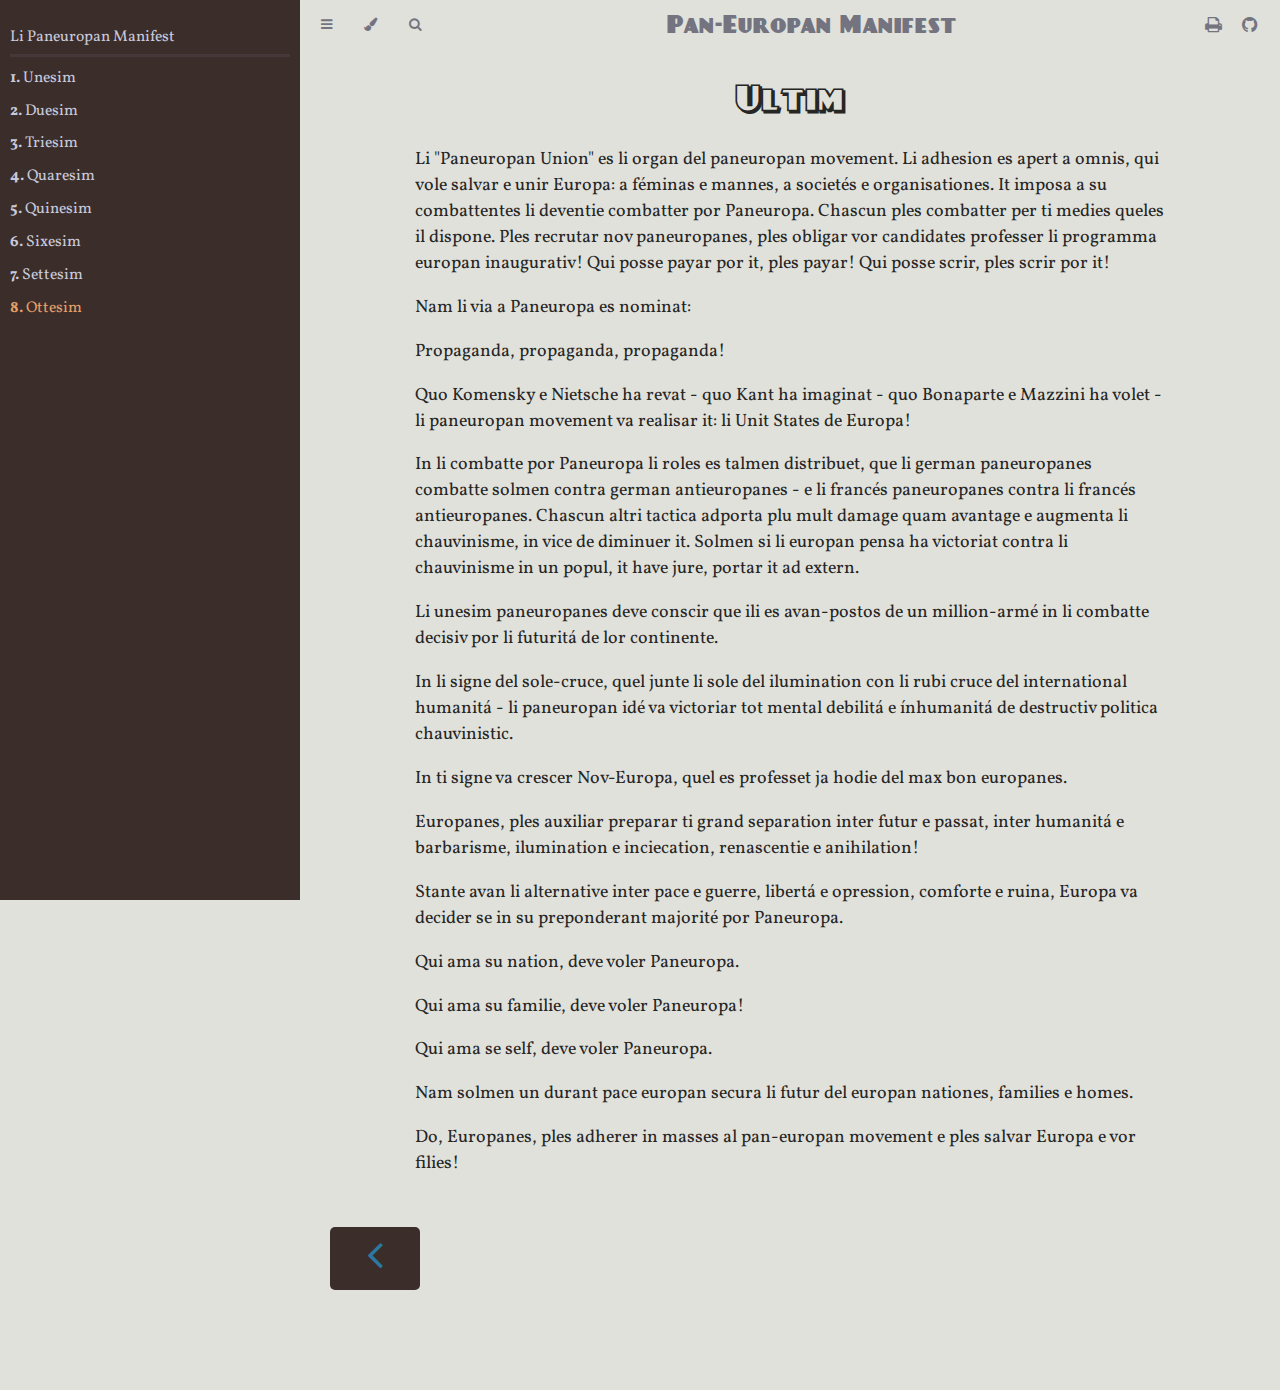
<file: docs/8.html>
<!DOCTYPE HTML>
<html lang="ie" class="sidebar-visible no-js rust">
    <head>
        <!-- Book generated using mdBook -->
        <meta charset="UTF-8">
        <title>Ottesim - Pan-Europan Manifest</title>
        
        


        <!-- Custom HTML head -->
        


        <meta content="text/html; charset=utf-8" http-equiv="Content-Type">
        <meta name="description" content="">
        <meta name="viewport" content="width=device-width, initial-scale=1">
        <meta name="theme-color" content="#ffffff" />

        
        <link rel="icon" href="favicon.svg">
        
        
        <link rel="shortcut icon" href="favicon.png">
        
        <link rel="stylesheet" href="css/variables.css">
        <link rel="stylesheet" href="css/general.css">
        <link rel="stylesheet" href="css/chrome.css">
        <link rel="stylesheet" href="css/print.css" media="print">

        <!-- Fonts -->
        <link rel="stylesheet" href="FontAwesome/css/font-awesome.css">
        
        <link rel="stylesheet" href="fonts/fonts.css">
        
        <link href="https://fonts.googleapis.com/css2?family=Vollkorn:ital,wght@0,400;0,700;1,400;1,700&display=swap" rel="stylesheet">

        <!-- Highlight.js Stylesheets -->
        <link rel="stylesheet" href="highlight.css">
        <link rel="stylesheet" href="tomorrow-night.css">
        <link rel="stylesheet" href="ayu-highlight.css">

        <!-- Custom theme stylesheets -->
        

        
    </head>
    <body>
        

        <div id="definition"></div>

        <!-- Provide site root to javascript -->
        <script type="text/javascript">
            var path_to_root = "";
            var default_theme = window.matchMedia("(prefers-color-scheme: dark)").matches ? "ayu" : "rust";
        </script>

        <!-- Work around some values being stored in localStorage wrapped in quotes -->
        <script type="text/javascript">
            try {
                var theme = localStorage.getItem('mdbook-theme');
                var sidebar = localStorage.getItem('mdbook-sidebar');

                if (theme.startsWith('"') && theme.endsWith('"')) {
                    localStorage.setItem('mdbook-theme', theme.slice(1, theme.length - 1));
                }

                if (sidebar.startsWith('"') && sidebar.endsWith('"')) {
                    localStorage.setItem('mdbook-sidebar', sidebar.slice(1, sidebar.length - 1));
                }
            } catch (e) { }
        </script>

        <!-- Set the theme before any content is loaded, prevents flash -->
        <script type="text/javascript">
            var theme;
            try { theme = localStorage.getItem('mdbook-theme'); } catch(e) { }
            if (theme === null || theme === undefined) { theme = default_theme; }
            var html = document.querySelector('html');
            html.classList.remove('no-js')
            html.classList.remove('rust')
            html.classList.add(theme);
            html.classList.add('js');
        </script>

        <!-- Hide / unhide sidebar before it is displayed -->
        <script type="text/javascript">
            var html = document.querySelector('html');
            var sidebar = 'hidden';
            if (document.body.clientWidth >= 1080) {
                try { sidebar = localStorage.getItem('mdbook-sidebar'); } catch(e) { }
                sidebar = sidebar || 'visible';
            }
            html.classList.remove('sidebar-visible');
            html.classList.add("sidebar-" + sidebar);
        </script>

        <nav id="sidebar" class="sidebar" aria-label="Table of contents">
            <div class="sidebar-scrollbox">
                <ol class="chapter"><li class="chapter-item expanded affix "><a href="index.html">Li Paneuropan Manifest</a></li><li class="spacer"></li><li class="chapter-item expanded "><a href="1.html"><strong aria-hidden="true">1.</strong> Unesim</a></li><li class="chapter-item expanded "><a href="2.html"><strong aria-hidden="true">2.</strong> Duesim</a></li><li class="chapter-item expanded "><a href="3.html"><strong aria-hidden="true">3.</strong> Triesim</a></li><li class="chapter-item expanded "><a href="4.html"><strong aria-hidden="true">4.</strong> Quaresim</a></li><li class="chapter-item expanded "><a href="5.html"><strong aria-hidden="true">5.</strong> Quinesim</a></li><li class="chapter-item expanded "><a href="6.html"><strong aria-hidden="true">6.</strong> Sixesim</a></li><li class="chapter-item expanded "><a href="7.html"><strong aria-hidden="true">7.</strong> Settesim</a></li><li class="chapter-item expanded "><a href="8.html" class="active"><strong aria-hidden="true">8.</strong> Ottesim</a></li></ol>
            </div>
            <div id="sidebar-resize-handle" class="sidebar-resize-handle"></div>
        </nav>

        <div id="page-wrapper" class="page-wrapper">

            <div class="page">
                
                <div id="menu-bar-hover-placeholder"></div>
                <div id="menu-bar" class="menu-bar sticky bordered">
                    <div class="left-buttons">
                        <button id="sidebar-toggle" class="icon-button" type="button" title="Toggle Table of Contents" aria-label="Toggle Table of Contents" aria-controls="sidebar">
                            <i class="fa fa-bars"></i>
                        </button>
                        <button id="theme-toggle" class="icon-button" type="button" title="Change theme" aria-label="Change theme" aria-haspopup="true" aria-expanded="false" aria-controls="theme-list">
                            <i class="fa fa-paint-brush"></i>
                        </button>
                        <ul id="theme-list" class="theme-popup" aria-label="Themes" role="menu">
                            <li role="none"><button role="menuitem" class="theme" id="light">Light</button></li>
                            <li role="none"><button role="menuitem" class="theme" id="rust">Rust (default)</button></li>
                            <li role="none"><button role="menuitem" class="theme" id="coal">Coal</button></li>
                            <li role="none"><button role="menuitem" class="theme" id="navy">Navy</button></li>
                            <li role="none"><button role="menuitem" class="theme" id="ayu">Ayu</button></li>
                        </ul>
                        
                        <button id="search-toggle" class="icon-button" type="button" title="Search. (Shortkey: s)" aria-label="Toggle Searchbar" aria-expanded="false" aria-keyshortcuts="S" aria-controls="searchbar">
                            <i class="fa fa-search"></i>
                        </button>
                        
                    </div>

                    <h1 class="menu-title">Pan-Europan Manifest</h1>

                    <div class="right-buttons">
                        <a href="print.html" title="Print this book" aria-label="Print this book">
                            <i id="print-button" class="fa fa-print"></i>
                        </a>
                        <div id="langPicker"></div>
                        
                        <a href="https://github.com/occidental-lang/paneuropan-manifest" title="Git repository" aria-label="Git repository">
                            <i id="git-repository-button" class="fa fa-github"></i>
                        </a>
                        
                    </div>
                </div>

                
                <div id="search-wrapper" class="hidden">
                    <form id="searchbar-outer" class="searchbar-outer">
                        <input type="search" name="search" id="searchbar" name="searchbar" placeholder="Search this book ..." aria-controls="searchresults-outer" aria-describedby="searchresults-header">
                    </form>
                    <div id="searchresults-outer" class="searchresults-outer hidden">
                        <div id="searchresults-header" class="searchresults-header"></div>
                        <ul id="searchresults">
                        </ul>
                    </div>
                </div>
                

                <!-- Apply ARIA attributes after the sidebar and the sidebar toggle button are added to the DOM -->
                <script type="text/javascript">
                    document.getElementById('sidebar-toggle').setAttribute('aria-expanded', sidebar === 'visible');
                    document.getElementById('sidebar').setAttribute('aria-hidden', sidebar !== 'visible');
                    Array.from(document.querySelectorAll('#sidebar a')).forEach(function(link) {
                        link.setAttribute('tabIndex', sidebar === 'visible' ? 0 : -1);
                    });
                </script>

                <div id="content" class="content">
                    <main>
                        <h1><a class="header" href="#ultim" id="ultim">Ultim</a></h1>
<p>Li &quot;Paneuropan Union&quot; es li organ del paneuropan movement. Li adhesion es apert a omnis, qui vole salvar e unir Europa: a féminas e mannes, a societés e organisationes. It imposa a su combattentes li deventie combatter por Paneuropa. Chascun ples combatter per ti medies queles il dispone. Ples recrutar nov paneuropanes, ples obligar vor candidates professer li programma europan inaugurativ! Qui posse payar por it, ples payar! Qui posse scrir, ples scrir por it!</p>
<p>Nam li via a Paneuropa es nominat:</p>
<p>Propaganda, propaganda, propaganda!</p>
<p>Quo Komensky e Nietsche ha revat - quo Kant ha imaginat - quo Bonaparte e Mazzini ha volet - li paneuropan movement va realisar it: li Unit States de Europa!</p>
<p>In li combatte por Paneuropa li roles es talmen distribuet, que li german paneuropanes combatte solmen contra german antieuropanes - e li francés paneuropanes contra li francés antieuropanes. Chascun altri tactica adporta plu mult damage quam avantage e augmenta li chauvinisme, in vice de diminuer it. Solmen si li europan pensa ha victoriat contra li chauvinisme in un popul, it have jure, portar it ad extern.</p>
<p>Li unesim paneuropanes deve conscir que ili es avan-postos de un million-armé in li combatte decisiv por li futuritá de lor continente.</p>
<p>In li signe del sole-cruce, quel junte li sole del ilumination con li rubi cruce del international humanitá - li paneuropan idé va victoriar tot mental debilitá e ínhumanitá de destructiv politica chauvinistic.</p>
<p>In ti signe va crescer Nov-Europa, quel es professet ja hodie del max bon europanes.</p>
<p>Europanes, ples auxiliar preparar ti grand separation inter futur e passat, inter humanitá e barbarisme, ilumination e inciecation, renascentie e anihilation!</p>
<p>Stante avan li alternative inter pace e guerre, libertá e opression, comforte e ruina, Europa va decider se in su preponderant majorité por Paneuropa.</p>
<p>Qui ama su nation, deve voler Paneuropa.</p>
<p>Qui ama su familie, deve voler Paneuropa!</p>
<p>Qui ama se self, deve voler Paneuropa.</p>
<p>Nam solmen un durant pace europan secura li futur del europan nationes, families e homes.</p>
<p>Do, Europanes, ples adherer in masses al pan-europan movement e ples salvar Europa e vor filies!</p>

                    </main>

                    <nav class="nav-wrapper" aria-label="Page navigation">
                        <!-- Mobile navigation buttons -->
                        
                            <a rel="prev" href="7.html" class="mobile-nav-chapters previous" title="Previous chapter" aria-label="Previous chapter" aria-keyshortcuts="Left">
                                <i class="fa fa-angle-left"></i>
                            </a>
                        

                        

                        <div style="clear: both"></div>
                    </nav>
                </div>
            </div>

            <nav class="nav-wide-wrapper" aria-label="Page navigation">
                
                    <a rel="prev" href="7.html" class="nav-chapters previous" title="Previous chapter" aria-label="Previous chapter" aria-keyshortcuts="Left">
                        <i class="fa fa-angle-left"></i>
                    </a>
                

                
            </nav>

        </div>

        
        <!-- Livereload script (if served using the cli tool) -->
        <script type="text/javascript">
            var socket = new WebSocket("ws://localhost:3000/__livereload");
            socket.onmessage = function (event) {
                if (event.data === "reload") {
                    socket.close();
                    location.reload();
                }
            };

            window.onbeforeunload = function() {
                socket.close();
            }
        </script>
        

        
        <!-- Google Analytics Tag -->
        <script type="text/javascript">
            var localAddrs = ["localhost", "127.0.0.1", ""];

            // make sure we don't activate google analytics if the developer is
            // inspecting the book locally...
            if (localAddrs.indexOf(document.location.hostname) === -1) {
                (function(i,s,o,g,r,a,m){i['GoogleAnalyticsObject']=r;i[r]=i[r]||function(){
                (i[r].q=i[r].q||[]).push(arguments)},i[r].l=1*new Date();a=s.createElement(o),
                m=s.getElementsByTagName(o)[0];a.async=1;a.src=g;m.parentNode.insertBefore(a,m)
                })(window,document,'script','https://www.google-analytics.com/analytics.js','ga');

                ga('create', 'UA-151655688-1', 'auto');
                ga('send', 'pageview');
            }
        </script>
        

        

        
        <script type="text/javascript">
            window.playground_copyable = true;
        </script>
        

        

        
        <script src="elasticlunr.min.js" type="text/javascript" charset="utf-8"></script>
        <script src="mark.min.js" type="text/javascript" charset="utf-8"></script>
        <script src="searcher.js" type="text/javascript" charset="utf-8"></script>
        

        <script src="clipboard.min.js" type="text/javascript" charset="utf-8"></script>
        <script src="highlight.js" type="text/javascript" charset="utf-8"></script>
        <script src="book.js" type="text/javascript" charset="utf-8"></script>

        <!-- Custom JS scripts -->
        

        
        
        <script src="https://occidental-lang.com/website-word-lookup/lookup.js"></script>
        <script>
            lookupInit('https://occidental-lang.com/website-word-lookup/dict.json');
        </script>
        

    </body>
</html>
</file>
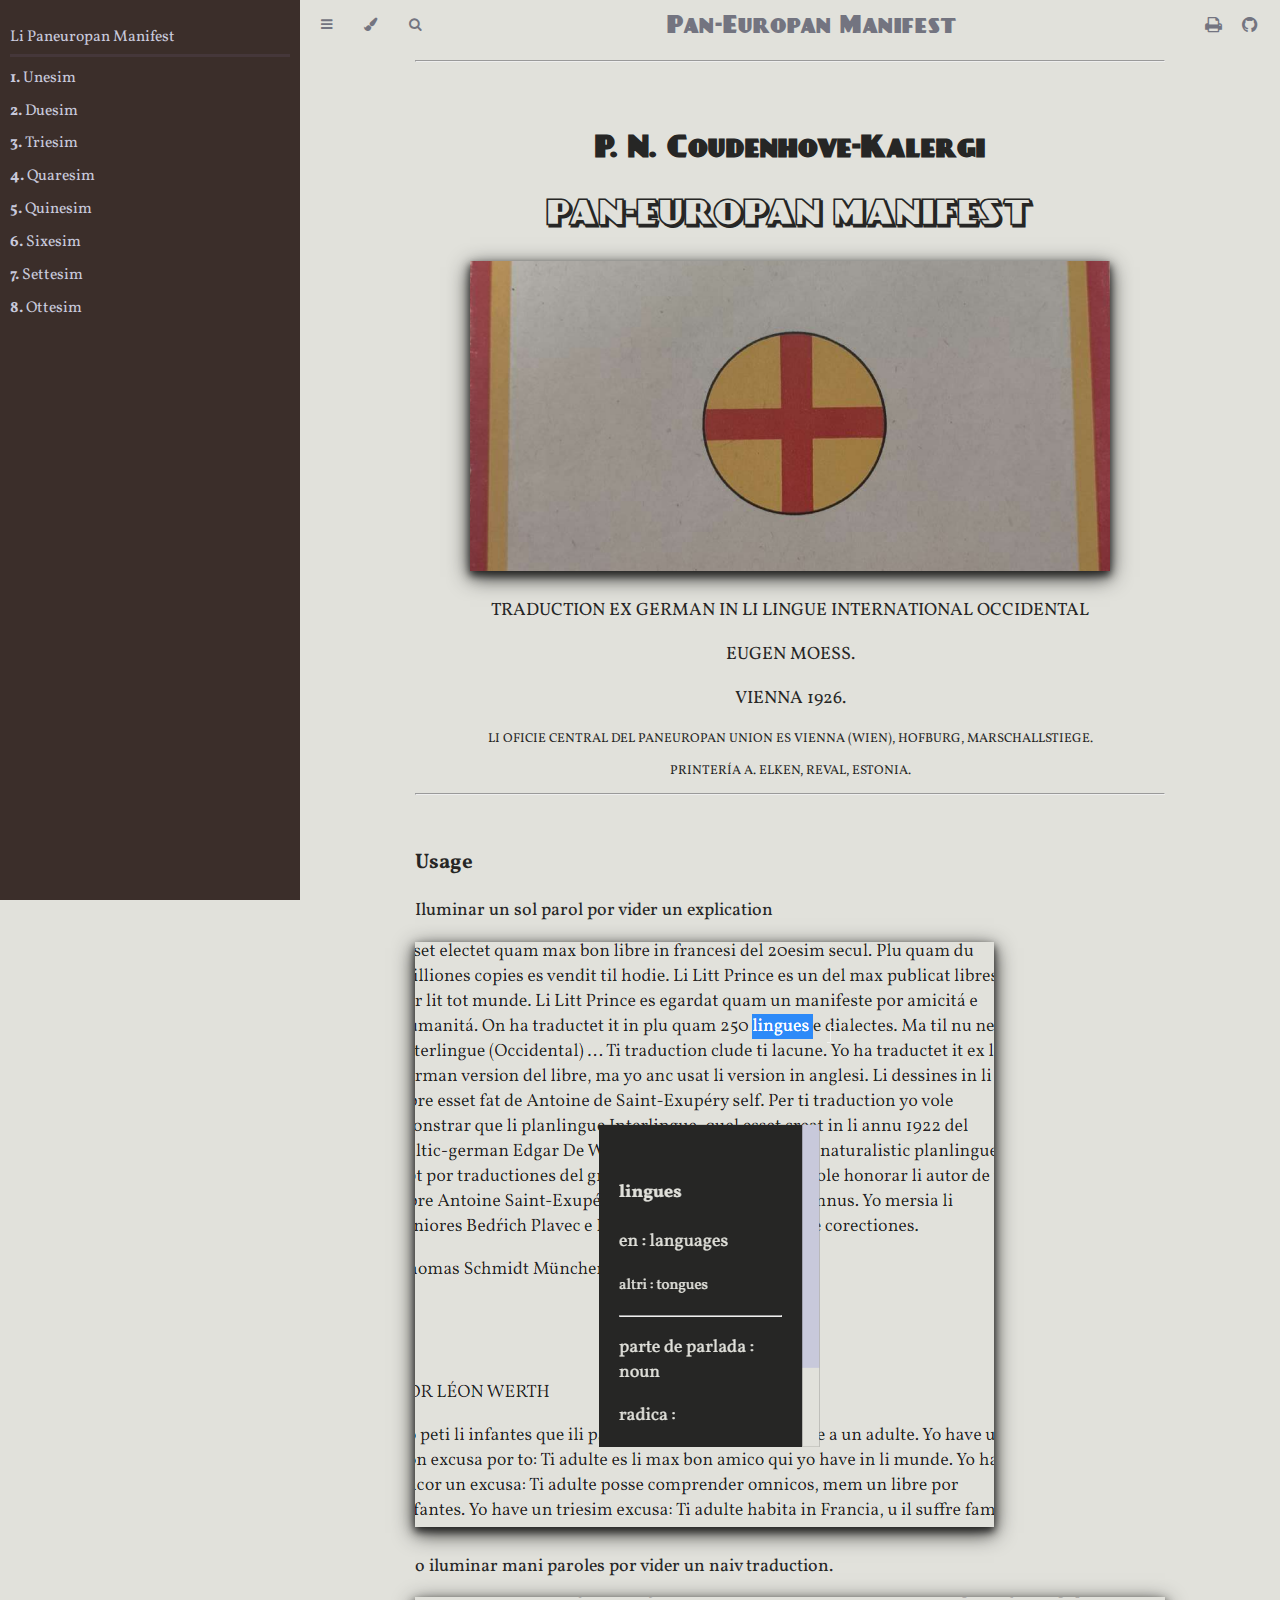
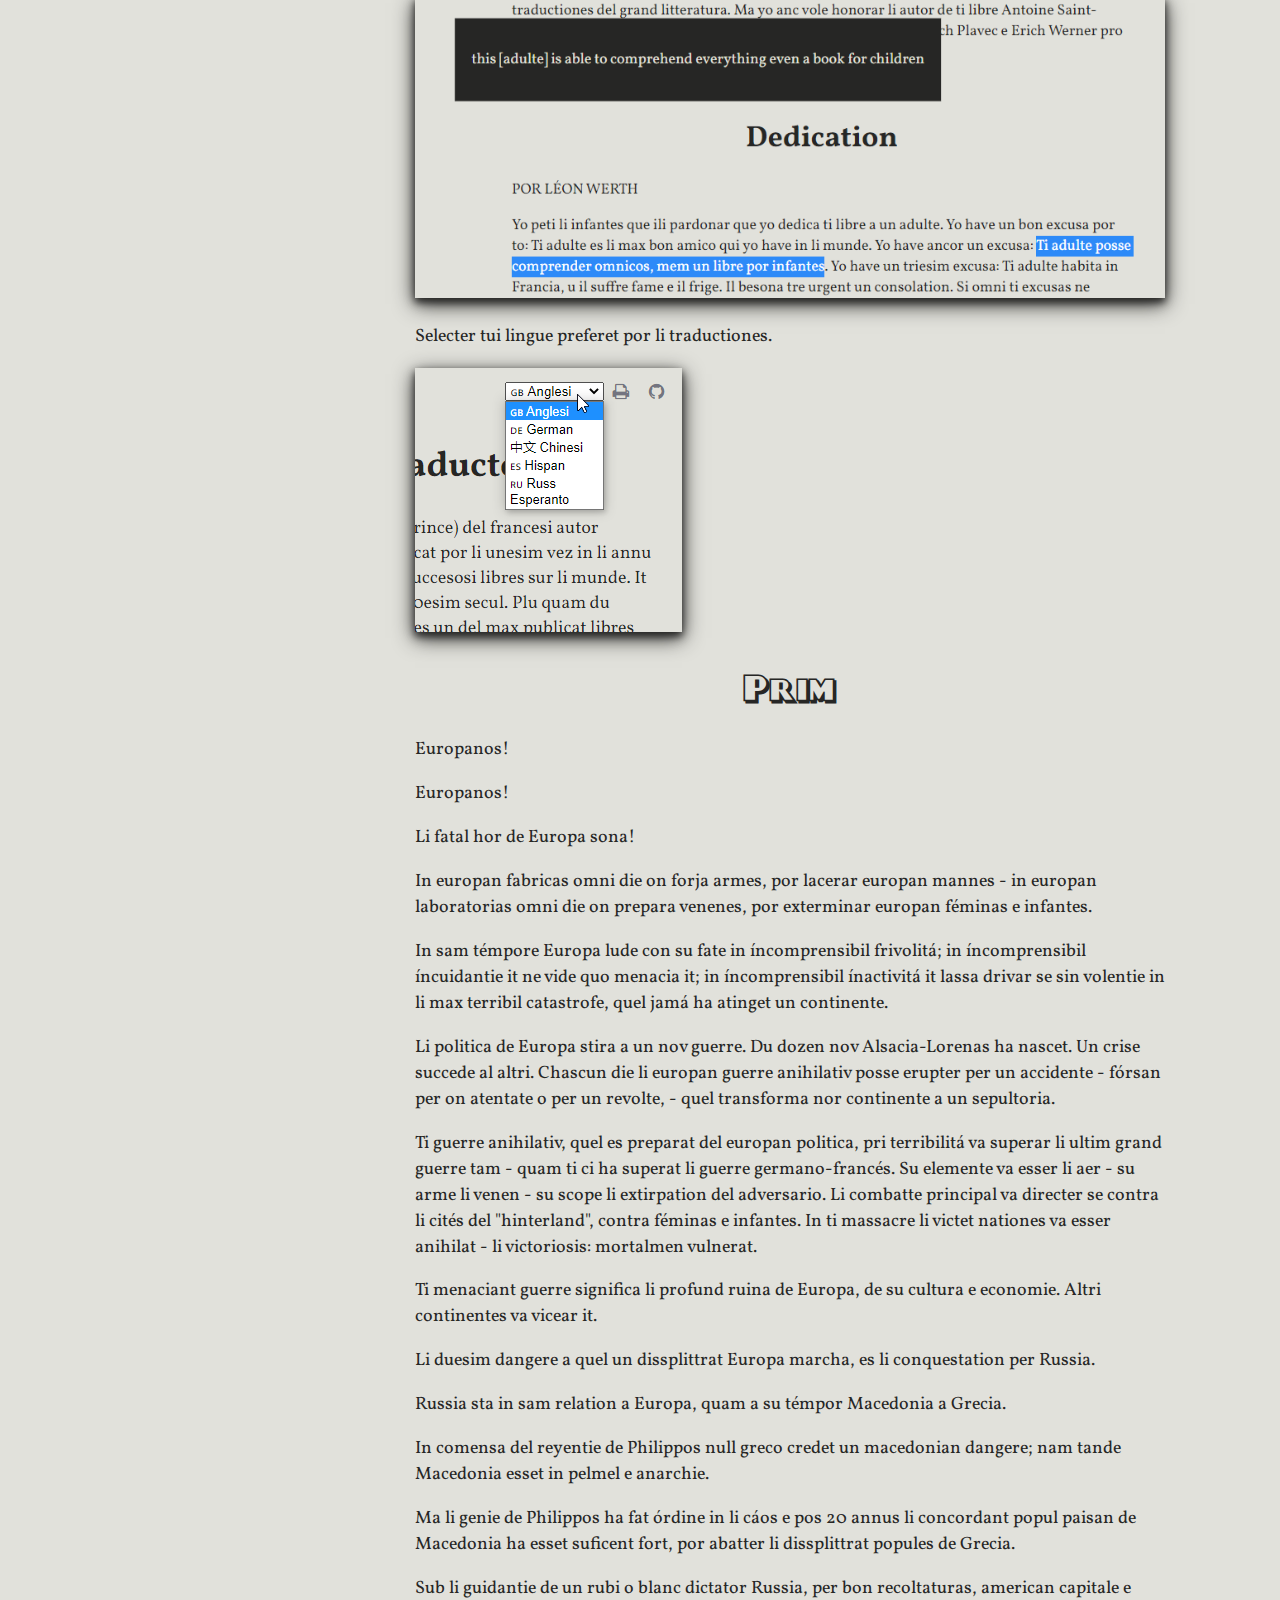
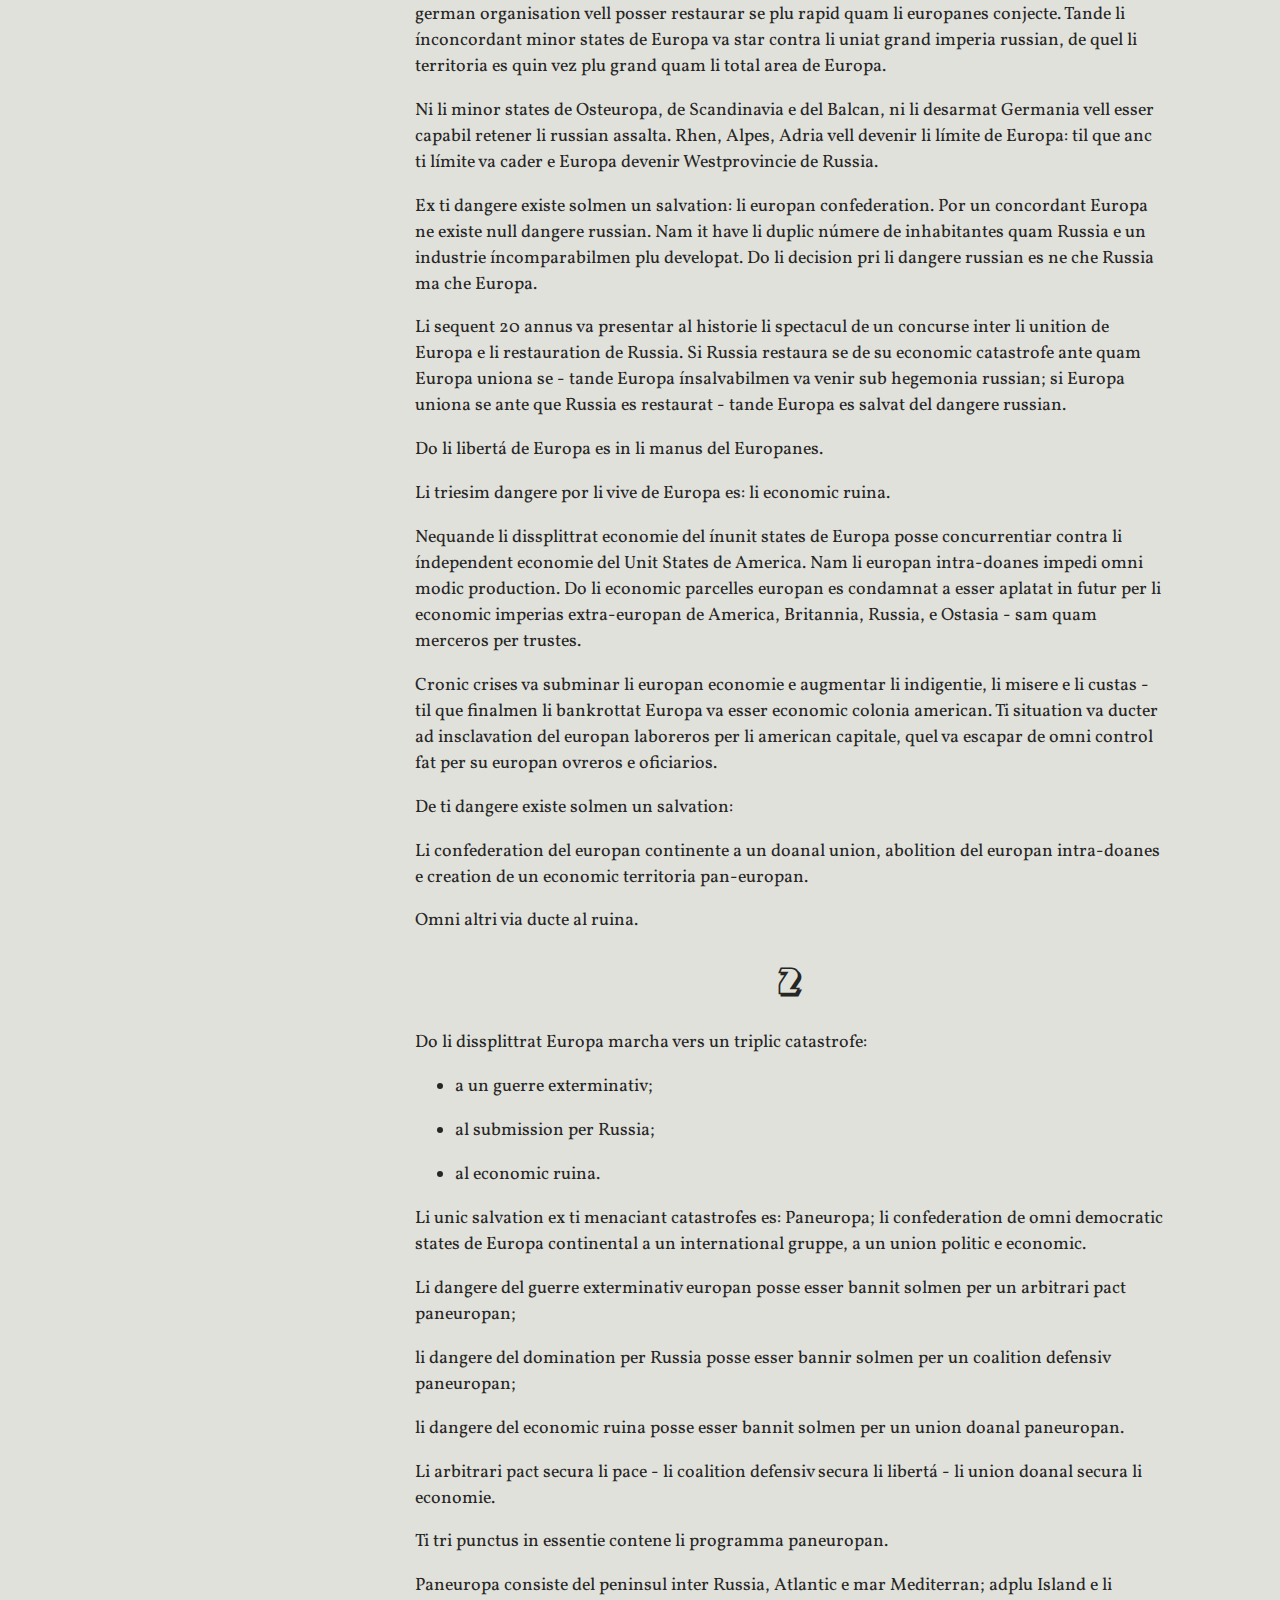
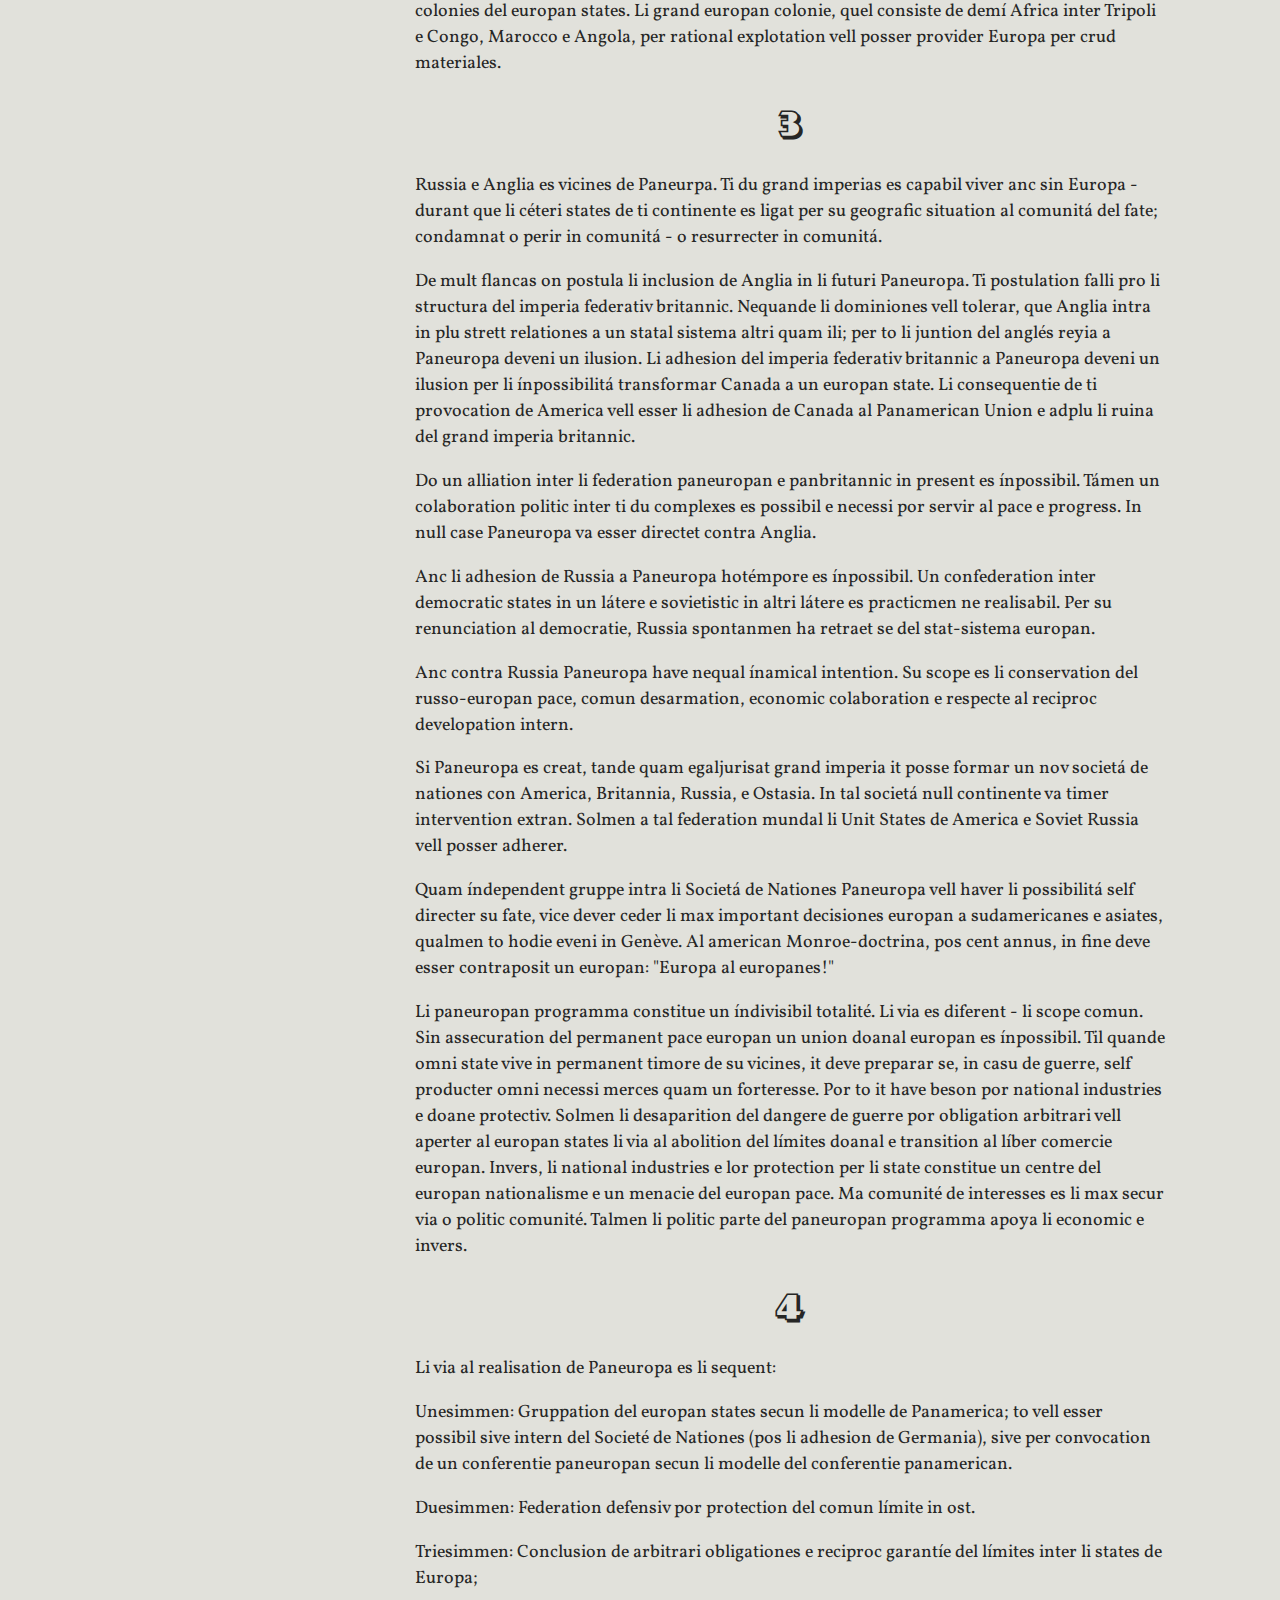
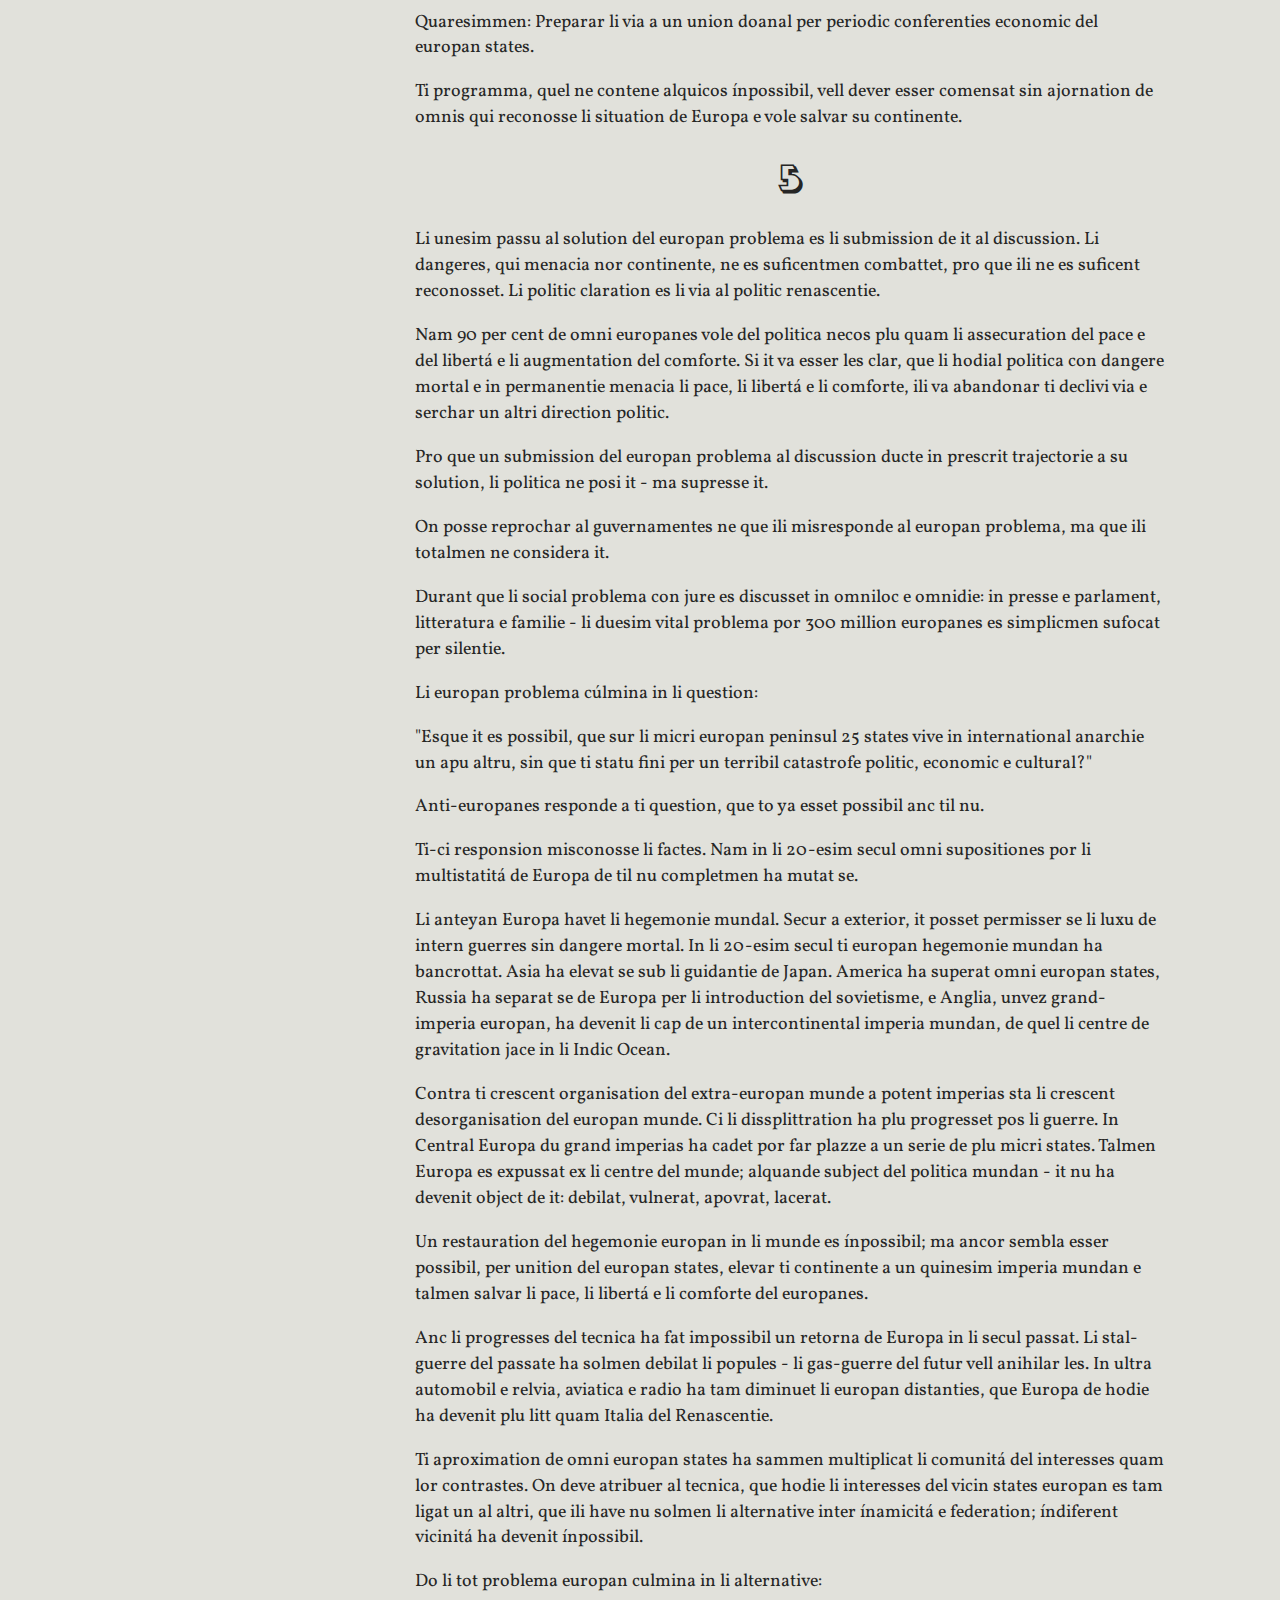
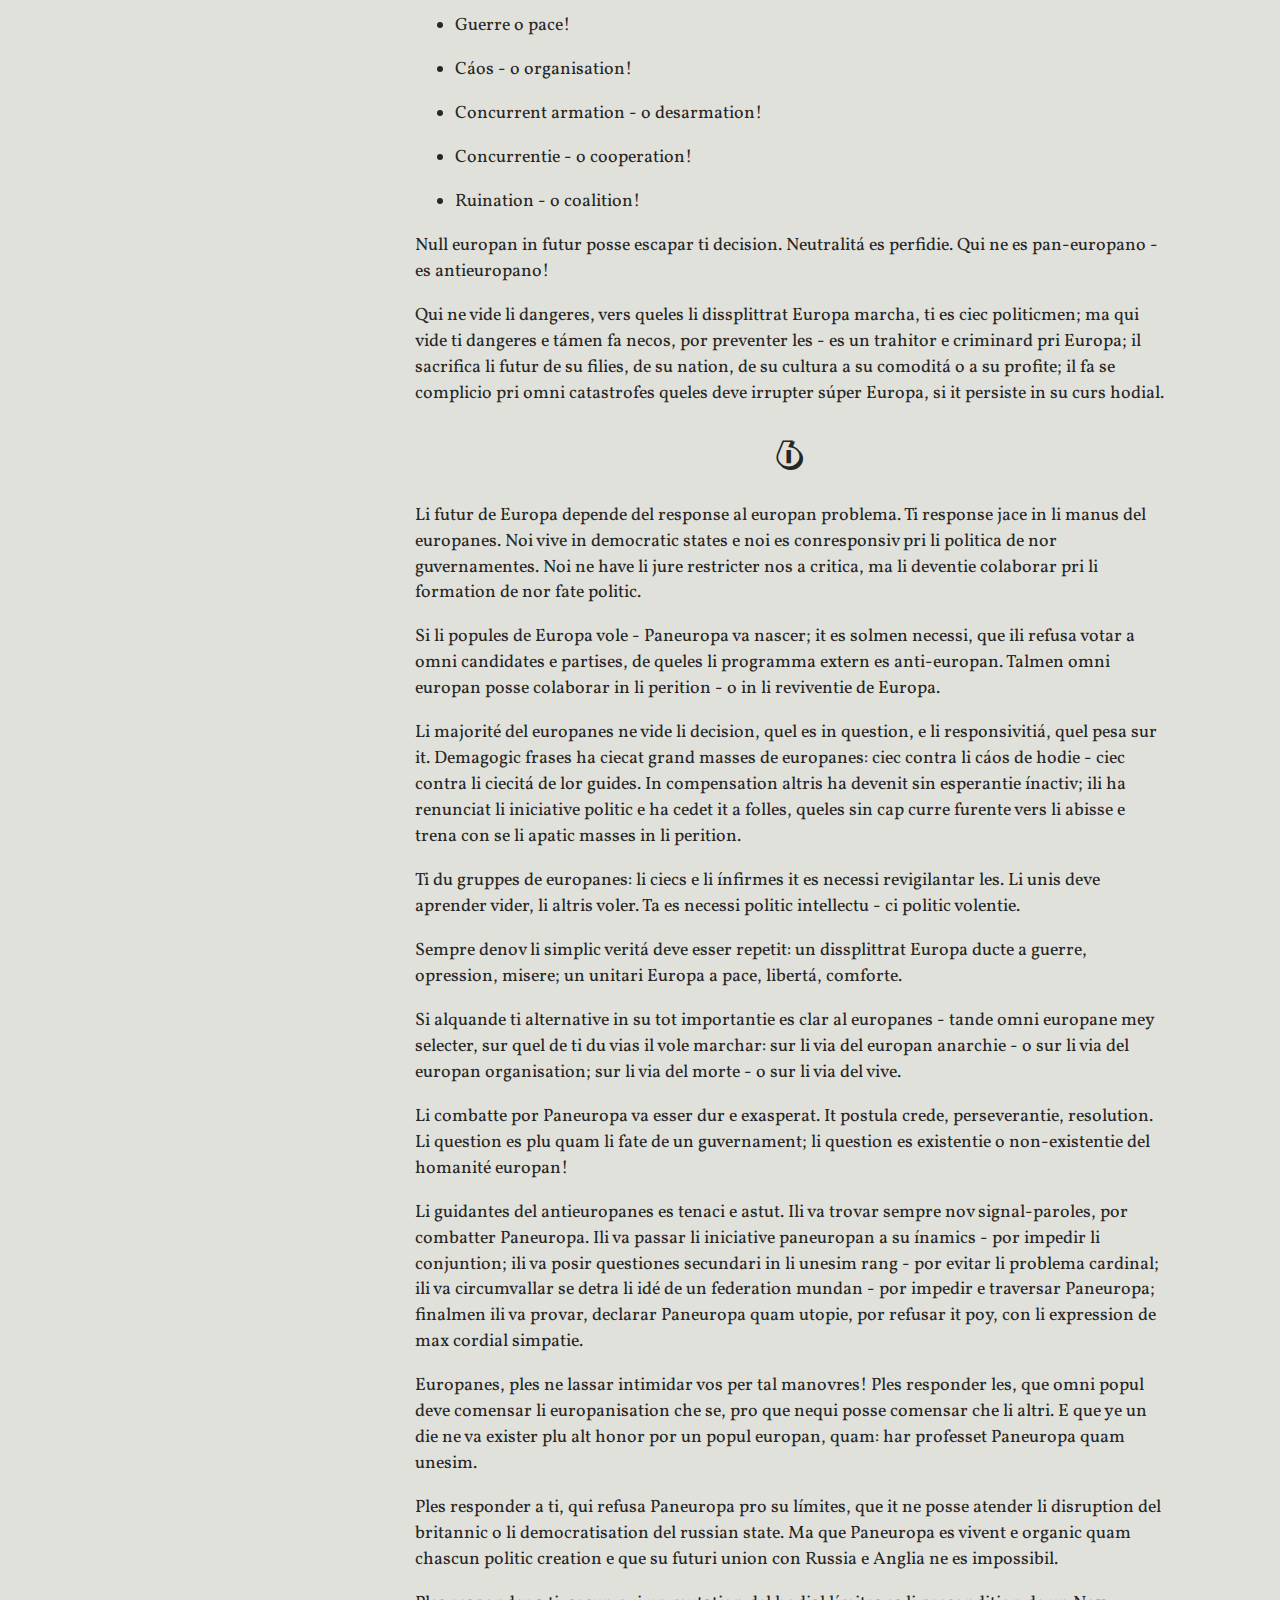
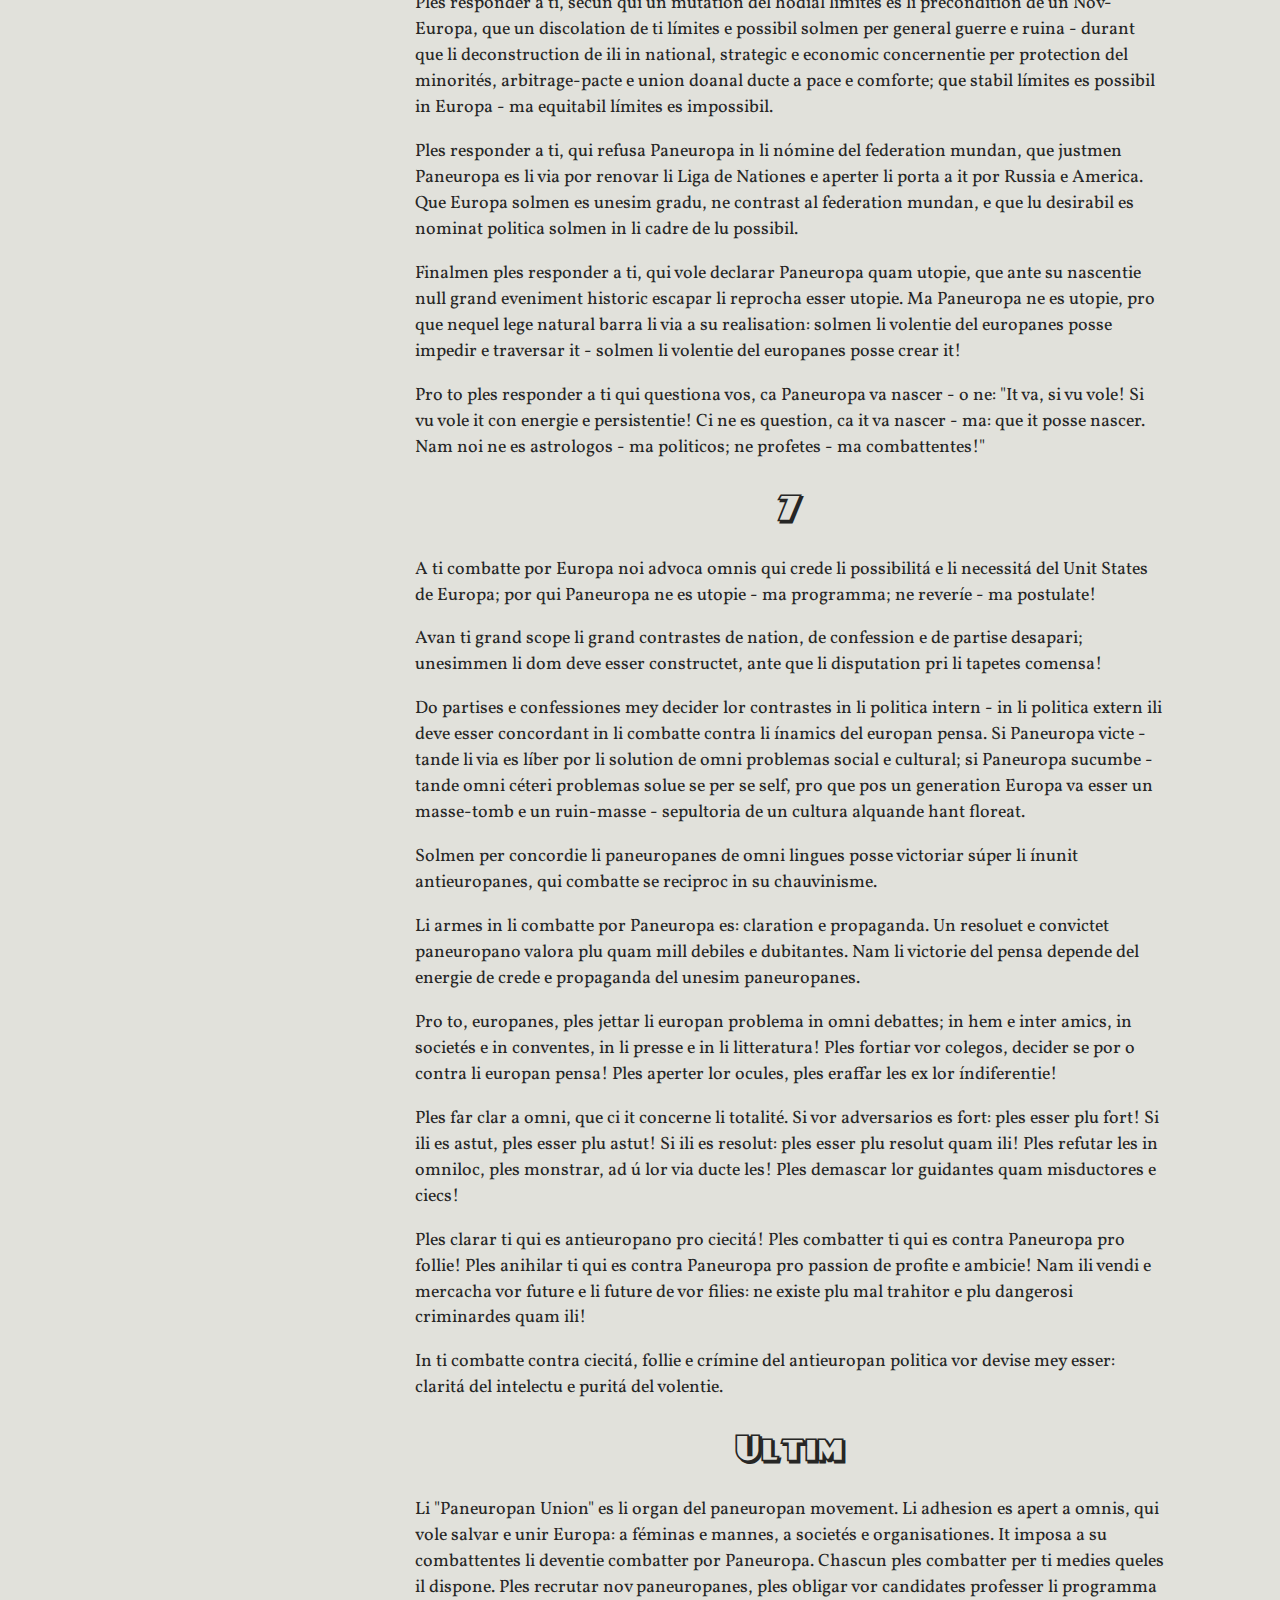
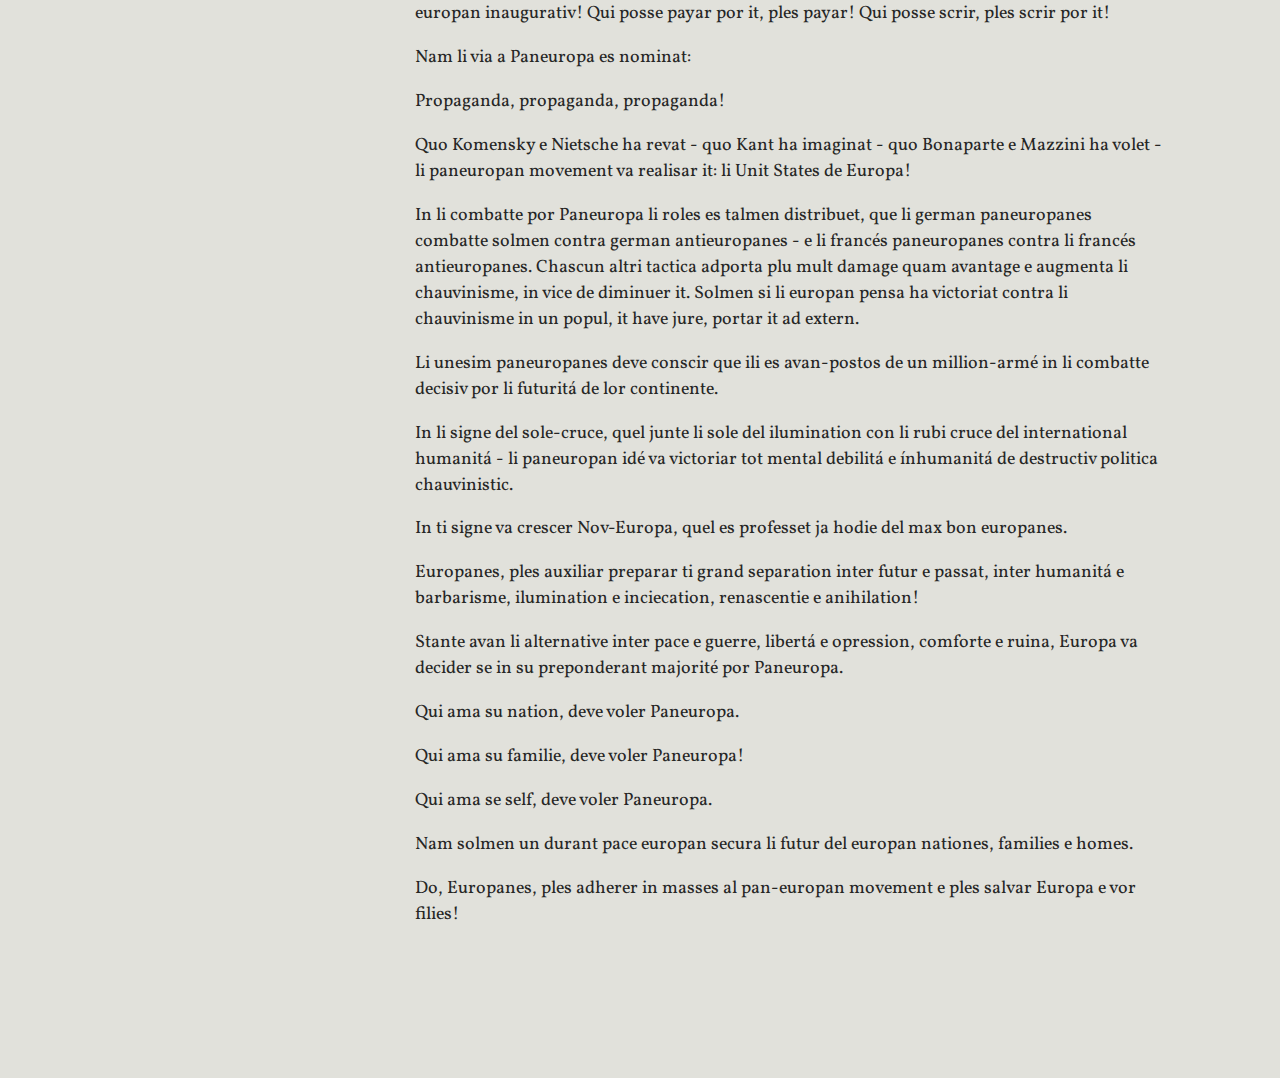
<file: docs/print.html>
<!DOCTYPE HTML>
<html lang="ie" class="sidebar-visible no-js rust">
    <head>
        <!-- Book generated using mdBook -->
        <meta charset="UTF-8">
        <title>Pan-Europan Manifest</title>
        
        <meta name="robots" content="noindex" />
        
        


        <!-- Custom HTML head -->
        


        <meta content="text/html; charset=utf-8" http-equiv="Content-Type">
        <meta name="description" content="">
        <meta name="viewport" content="width=device-width, initial-scale=1">
        <meta name="theme-color" content="#ffffff" />

        
        <link rel="icon" href="favicon.svg">
        
        
        <link rel="shortcut icon" href="favicon.png">
        
        <link rel="stylesheet" href="css/variables.css">
        <link rel="stylesheet" href="css/general.css">
        <link rel="stylesheet" href="css/chrome.css">
        <link rel="stylesheet" href="css/print.css" media="print">

        <!-- Fonts -->
        <link rel="stylesheet" href="FontAwesome/css/font-awesome.css">
        
        <link rel="stylesheet" href="fonts/fonts.css">
        
        <link href="https://fonts.googleapis.com/css2?family=Vollkorn:ital,wght@0,400;0,700;1,400;1,700&display=swap" rel="stylesheet">

        <!-- Highlight.js Stylesheets -->
        <link rel="stylesheet" href="highlight.css">
        <link rel="stylesheet" href="tomorrow-night.css">
        <link rel="stylesheet" href="ayu-highlight.css">

        <!-- Custom theme stylesheets -->
        

        
    </head>
    <body>
        

        <div id="definition"></div>

        <!-- Provide site root to javascript -->
        <script type="text/javascript">
            var path_to_root = "";
            var default_theme = window.matchMedia("(prefers-color-scheme: dark)").matches ? "ayu" : "rust";
        </script>

        <!-- Work around some values being stored in localStorage wrapped in quotes -->
        <script type="text/javascript">
            try {
                var theme = localStorage.getItem('mdbook-theme');
                var sidebar = localStorage.getItem('mdbook-sidebar');

                if (theme.startsWith('"') && theme.endsWith('"')) {
                    localStorage.setItem('mdbook-theme', theme.slice(1, theme.length - 1));
                }

                if (sidebar.startsWith('"') && sidebar.endsWith('"')) {
                    localStorage.setItem('mdbook-sidebar', sidebar.slice(1, sidebar.length - 1));
                }
            } catch (e) { }
        </script>

        <!-- Set the theme before any content is loaded, prevents flash -->
        <script type="text/javascript">
            var theme;
            try { theme = localStorage.getItem('mdbook-theme'); } catch(e) { }
            if (theme === null || theme === undefined) { theme = default_theme; }
            var html = document.querySelector('html');
            html.classList.remove('no-js')
            html.classList.remove('rust')
            html.classList.add(theme);
            html.classList.add('js');
        </script>

        <!-- Hide / unhide sidebar before it is displayed -->
        <script type="text/javascript">
            var html = document.querySelector('html');
            var sidebar = 'hidden';
            if (document.body.clientWidth >= 1080) {
                try { sidebar = localStorage.getItem('mdbook-sidebar'); } catch(e) { }
                sidebar = sidebar || 'visible';
            }
            html.classList.remove('sidebar-visible');
            html.classList.add("sidebar-" + sidebar);
        </script>

        <nav id="sidebar" class="sidebar" aria-label="Table of contents">
            <div class="sidebar-scrollbox">
                <ol class="chapter"><li class="chapter-item expanded affix "><a href="index.html">Li Paneuropan Manifest</a></li><li class="spacer"></li><li class="chapter-item expanded "><a href="1.html"><strong aria-hidden="true">1.</strong> Unesim</a></li><li class="chapter-item expanded "><a href="2.html"><strong aria-hidden="true">2.</strong> Duesim</a></li><li class="chapter-item expanded "><a href="3.html"><strong aria-hidden="true">3.</strong> Triesim</a></li><li class="chapter-item expanded "><a href="4.html"><strong aria-hidden="true">4.</strong> Quaresim</a></li><li class="chapter-item expanded "><a href="5.html"><strong aria-hidden="true">5.</strong> Quinesim</a></li><li class="chapter-item expanded "><a href="6.html"><strong aria-hidden="true">6.</strong> Sixesim</a></li><li class="chapter-item expanded "><a href="7.html"><strong aria-hidden="true">7.</strong> Settesim</a></li><li class="chapter-item expanded "><a href="8.html"><strong aria-hidden="true">8.</strong> Ottesim</a></li></ol>
            </div>
            <div id="sidebar-resize-handle" class="sidebar-resize-handle"></div>
        </nav>

        <div id="page-wrapper" class="page-wrapper">

            <div class="page">
                
                <div id="menu-bar-hover-placeholder"></div>
                <div id="menu-bar" class="menu-bar sticky bordered">
                    <div class="left-buttons">
                        <button id="sidebar-toggle" class="icon-button" type="button" title="Toggle Table of Contents" aria-label="Toggle Table of Contents" aria-controls="sidebar">
                            <i class="fa fa-bars"></i>
                        </button>
                        <button id="theme-toggle" class="icon-button" type="button" title="Change theme" aria-label="Change theme" aria-haspopup="true" aria-expanded="false" aria-controls="theme-list">
                            <i class="fa fa-paint-brush"></i>
                        </button>
                        <ul id="theme-list" class="theme-popup" aria-label="Themes" role="menu">
                            <li role="none"><button role="menuitem" class="theme" id="light">Light</button></li>
                            <li role="none"><button role="menuitem" class="theme" id="rust">Rust (default)</button></li>
                            <li role="none"><button role="menuitem" class="theme" id="coal">Coal</button></li>
                            <li role="none"><button role="menuitem" class="theme" id="navy">Navy</button></li>
                            <li role="none"><button role="menuitem" class="theme" id="ayu">Ayu</button></li>
                        </ul>
                        
                        <button id="search-toggle" class="icon-button" type="button" title="Search. (Shortkey: s)" aria-label="Toggle Searchbar" aria-expanded="false" aria-keyshortcuts="S" aria-controls="searchbar">
                            <i class="fa fa-search"></i>
                        </button>
                        
                    </div>

                    <h1 class="menu-title">Pan-Europan Manifest</h1>

                    <div class="right-buttons">
                        <a href="print.html" title="Print this book" aria-label="Print this book">
                            <i id="print-button" class="fa fa-print"></i>
                        </a>
                        <div id="langPicker"></div>
                        
                        <a href="https://github.com/occidental-lang/paneuropan-manifest" title="Git repository" aria-label="Git repository">
                            <i id="git-repository-button" class="fa fa-github"></i>
                        </a>
                        
                    </div>
                </div>

                
                <div id="search-wrapper" class="hidden">
                    <form id="searchbar-outer" class="searchbar-outer">
                        <input type="search" name="search" id="searchbar" name="searchbar" placeholder="Search this book ..." aria-controls="searchresults-outer" aria-describedby="searchresults-header">
                    </form>
                    <div id="searchresults-outer" class="searchresults-outer hidden">
                        <div id="searchresults-header" class="searchresults-header"></div>
                        <ul id="searchresults">
                        </ul>
                    </div>
                </div>
                

                <!-- Apply ARIA attributes after the sidebar and the sidebar toggle button are added to the DOM -->
                <script type="text/javascript">
                    document.getElementById('sidebar-toggle').setAttribute('aria-expanded', sidebar === 'visible');
                    document.getElementById('sidebar').setAttribute('aria-hidden', sidebar !== 'visible');
                    Array.from(document.querySelectorAll('#sidebar a')).forEach(function(link) {
                        link.setAttribute('tabIndex', sidebar === 'visible' ? 0 : -1);
                    });
                </script>

                <div id="content" class="content">
                    <main>
                        <hr />
<h2><a class="header" href="#p-n-coudenhove-kalergi" id="p-n-coudenhove-kalergi">P. N. Coudenhove-Kalergi</a></h2>
<h1><a class="header" href="#pan-europan-manifest" id="pan-europan-manifest">PAN-EUROPAN MANIFEST</a></h1>
<p style="text-align:center;"><img src="img/cover.png"></p>
<p style="text-align:center;">TRADUCTION EX GERMAN IN LI LINGUE INTERNATIONAL OCCIDENTAL</p>
<p style="text-align:center;">EUGEN MOESS.</p>
<p style="text-align:center;">VIENNA 1926.</p>
<p style="text-align:center;font-size:small;">LI OFICIE CENTRAL DEL PANEUROPAN UNION ES VIENNA (WIEN), HOFBURG, MARSCHALLSTIEGE.</p>
<p style="text-align:center;font-size:small;">PRINTERÍA A. ELKEN, REVAL, ESTONIA.</p>
<hr />
<h3><a class="header" href="#usage" id="usage">Usage</a></h3>
<p>Iluminar un sol parol por vider un explication </p>
<p><img src="img/exempleSolParol.png" alt="exemple de iluminar sol parol" /></p>
<p>o iluminar mani paroles por vider un naiv traduction.</p>
<p><img src="img/exempleManiParoles.png" alt="exemple de iluminar mani paroles" /></p>
<p>Selecter tui lingue preferet por li traductiones.</p>
<p><img src="img/linguePreferet.png" alt="exemple de selecter lingue preferet" /></p>
<h1><a class="header" href="#prim" id="prim">Prim</a></h1>
<p>Europanos!</p>
<p>Europanos!</p>
<p>Li fatal hor de Europa sona!</p>
<p>In europan fabricas omni die on forja armes, por lacerar europan mannes - in europan laboratorias omni die on prepara venenes, por exterminar europan féminas e infantes.</p>
<p>In sam témpore Europa lude con su fate in íncomprensibil frivolitá; in íncomprensibil íncuidantie it ne vide quo menacia it; in íncomprensibil ínactivitá it lassa drivar se sin volentie in li max terribil catastrofe, quel jamá ha atinget un continente.</p>
<p>Li politica de Europa stira a un nov guerre. Du dozen nov Alsacia-Lorenas ha nascet. Un crise succede al altri. Chascun die li europan guerre anihilativ posse erupter per un accidente - fórsan per on atentate o per un revolte, - quel transforma nor continente a un sepultoria.</p>
<p>Ti guerre anihilativ, quel es preparat del europan politica, pri terribilitá va superar li ultim grand guerre tam - quam ti ci ha superat li guerre germano-francés. Su elemente va esser li aer - su arme li venen - su scope li extirpation del adversario. Li combatte principal va directer se contra li cités del &quot;hinterland&quot;, contra féminas e infantes. In ti massacre li victet nationes va esser anihilat - li victoriosis: mortalmen vulnerat.</p>
<p>Ti menaciant guerre significa li profund ruina de Europa, de su cultura e economie. Altri continentes va vicear it.</p>
<p>Li duesim dangere a quel un dissplittrat Europa marcha, es li conquestation per Russia.</p>
<p>Russia sta in sam relation a Europa, quam a su témpor Macedonia a Grecia.</p>
<p>In comensa del reyentie de Philippos null greco credet un macedonian dangere; nam tande Macedonia esset in pelmel e anarchie.</p>
<p>Ma li genie de Philippos ha fat órdine in li cáos e pos 20 annus li concordant popul paisan de Macedonia ha esset suficent fort, por abatter li dissplittrat popules de Grecia.</p>
<p>Sub li guidantie de un rubi o blanc dictator Russia, per bon recoltaturas, american capitale e german organisation vell posser restaurar se plu rapid quam li europanes conjecte. Tande li ínconcordant minor states de Europa va star contra li uniat grand imperia russian, de quel li territoria es quin vez plu grand quam li total area de Europa.</p>
<p>Ni li minor states de Osteuropa, de Scandinavia e del Balcan, ni li desarmat Germania vell esser capabil retener li russian assalta. Rhen, Alpes, Adria vell devenir li límite de Europa: til que anc ti límite va cader e Europa devenir Westprovincie de Russia.</p>
<p>Ex ti dangere existe solmen un salvation: li europan confederation. Por un concordant Europa ne existe null dangere russian. Nam it have li duplic númere de inhabitantes quam Russia e un industrie íncomparabilmen plu developat. Do li decision pri li dangere russian es ne che Russia ma che Europa.</p>
<p>Li sequent 20 annus va presentar al historie li spectacul de un concurse inter li unition de Europa e li restauration de Russia. Si Russia restaura se de su economic catastrofe ante quam Europa uniona se - tande Europa ínsalvabilmen va venir sub hegemonia russian; si Europa uniona se ante que Russia es restaurat - tande Europa es salvat del dangere russian.</p>
<p>Do li libertá de Europa es in li manus del Europanes.</p>
<p>Li triesim dangere por li vive de Europa es: li economic ruina.</p>
<p>Nequande li dissplittrat economie del ínunit states de Europa posse concurrentiar contra li índependent economie del Unit States de America. Nam li europan intra-doanes impedi omni modic production. Do li economic parcelles europan es condamnat a esser aplatat in futur per li economic imperias extra-europan de America, Britannia, Russia, e Ostasia - sam quam merceros per trustes.</p>
<p>Cronic crises va subminar li europan economie e augmentar li indigentie, li misere e li custas - til que finalmen li bankrottat Europa va esser economic colonia american. Ti situation va ducter ad insclavation del europan laboreros per li american capitale, quel va escapar de omni control fat per su europan ovreros e oficiarios.</p>
<p>De ti dangere existe solmen un salvation:</p>
<p>Li confederation del europan continente a un doanal union, abolition del europan intra-doanes e creation de un economic territoria pan-europan.</p>
<p>Omni altri via ducte al ruina.</p>
<h1><a class="header" href="#2" id="2">2</a></h1>
<p>Do li dissplittrat Europa marcha vers un triplic catastrofe:</p>
<ul>
<li>
<p>a un guerre exterminativ;</p>
</li>
<li>
<p>al submission per Russia;</p>
</li>
<li>
<p>al economic ruina.</p>
</li>
</ul>
<p>Li unic salvation ex ti menaciant catastrofes es: Paneuropa; li confederation de omni democratic states de Europa continental a un international gruppe, a un union politic e economic.</p>
<p>Li dangere del guerre exterminativ europan posse esser bannit solmen per un arbitrari pact paneuropan;</p>
<p>li dangere del domination per Russia posse esser bannir solmen per un coalition defensiv paneuropan;</p>
<p>li dangere del economic ruina posse esser bannit solmen per un union doanal paneuropan.</p>
<p>Li arbitrari pact secura li pace - li coalition defensiv secura li libertá - li union doanal secura li economie.</p>
<p>Ti tri punctus in essentie contene li programma paneuropan.</p>
<p>Paneuropa consiste del peninsul inter Russia, Atlantic e mar Mediterran; adplu Island e li colonies del europan states. Li grand europan colonie, quel consiste de demí Africa inter Tripoli e Congo, Marocco e Angola, per rational explotation vell posser provider Europa per crud materiales.</p>
<h1><a class="header" href="#3" id="3">3</a></h1>
<p>Russia e Anglia es vicines de Paneurpa. Ti du grand imperias es capabil viver anc sin Europa - durant que li céteri states de ti continente es ligat per su geografic situation al comunitá del fate; condamnat o perir in comunitá - o resurrecter in comunitá.</p>
<p>De mult flancas on postula li inclusion de Anglia in li futuri Paneuropa. Ti postulation falli pro li structura del imperia federativ britannic. Nequande li dominiones vell tolerar, que Anglia intra in plu strett relationes a un statal sistema altri quam ili; per to li juntion del anglés reyia a Paneuropa deveni un ilusion. Li adhesion del imperia federativ britannic a Paneuropa deveni un ilusion per li ínpossibilitá transformar Canada a un europan state. Li consequentie de ti provocation de America vell esser li adhesion de Canada al Panamerican Union e adplu li ruina del grand imperia britannic.</p>
<p>Do un alliation inter li federation paneuropan e panbritannic in present es ínpossibil. Támen un colaboration politic inter ti du complexes es possibil e necessi por servir al pace e progress. In null case Paneuropa va esser directet contra Anglia.</p>
<p>Anc li adhesion de Russia a Paneuropa hotémpore es ínpossibil. Un confederation inter democratic states in un látere e sovietistic in altri látere es practicmen ne realisabil. Per su renunciation al democratie, Russia spontanmen ha retraet se del stat-sistema europan.</p>
<p>Anc contra Russia Paneuropa have nequal ínamical intention. Su scope es li conservation del russo-europan pace, comun desarmation, economic colaboration e respecte al reciproc developation intern.</p>
<p>Si Paneuropa es creat, tande quam egaljurisat grand imperia it posse formar un nov societá de nationes con America, Britannia, Russia, e Ostasia. In tal societá null continente va timer intervention extran. Solmen a tal federation mundal li Unit States de America e Soviet Russia vell posser adherer.</p>
<p>Quam índependent gruppe intra li Societá de Nationes Paneuropa vell haver li possibilitá self directer su fate, vice dever ceder li max important decisiones europan a sudamericanes e asiates, qualmen to hodie eveni in Genève. Al american Monroe-doctrina, pos cent annus, in fine deve esser contraposit un europan: &quot;Europa al europanes!&quot;</p>
<p>Li paneuropan programma constitue un índivisibil totalité. Li via es diferent - li scope comun. Sin assecuration del permanent pace europan un union doanal europan es ínpossibil. Til quande omni state vive in permanent timore de su vicines, it deve preparar se, in casu de guerre, self producter omni necessi merces quam un forteresse. Por to it have beson por national industries e doane protectiv. Solmen li desaparition del dangere de guerre por obligation arbitrari vell aperter al europan states li via al abolition del límites doanal e transition al líber comercie europan. Invers, li national industries e lor protection per li state constitue un centre del europan nationalisme e un menacie del europan pace. Ma comunité de interesses es li max secur via o politic comunité. Talmen li politic parte del paneuropan programma apoya li economic e invers.</p>
<h1><a class="header" href="#4" id="4">4</a></h1>
<p>Li via al realisation de Paneuropa es li sequent:</p>
<p>Unesimmen: Gruppation del europan states secun li modelle de Panamerica; to vell esser possibil sive intern del Societé de Nationes (pos li adhesion de Germania), sive per convocation de un conferentie paneuropan secun li modelle del conferentie panamerican.</p>
<p>Duesimmen: Federation defensiv por protection del comun límite in ost.</p>
<p>Triesimmen: Conclusion de arbitrari obligationes e reciproc garantíe del límites inter li states de Europa;</p>
<p>Quaresimmen: Preparar li via a un union doanal per periodic conferenties economic del europan states.</p>
<p>Ti programma, quel ne contene alquicos ínpossibil, vell dever esser comensat sin ajornation de omnis qui reconosse li situation de Europa e vole salvar su continente.</p>
<h1><a class="header" href="#5" id="5">5</a></h1>
<p>Li unesim passu al solution del europan problema es li submission de it al discussion. Li dangeres, qui menacia nor continente, ne es suficentmen combattet, pro que ili ne es suficent reconosset. Li politic claration es li via al politic renascentie.</p>
<p>Nam 90 per cent de omni europanes vole del politica necos plu quam li assecuration del pace e del libertá e li augmentation del comforte. Si it va esser les clar, que li hodial politica con dangere mortal e in permanentie menacia li pace, li libertá e li comforte, ili va abandonar ti declivi via e serchar un altri direction politic.</p>
<p>Pro que un submission del europan problema al discussion ducte in prescrit trajectorie a su solution, li politica ne posi it - ma supresse it.</p>
<p>On posse reprochar al guvernamentes ne que ili misresponde al europan problema, ma que ili totalmen ne considera it.</p>
<p>Durant que li social problema con jure es discusset in omniloc e omnidie: in presse e parlament, litteratura e familie - li duesim vital problema por 300 million europanes es simplicmen sufocat per silentie.</p>
<p>Li europan problema cúlmina in li question:</p>
<p>&quot;Esque it es possibil, que sur li micri europan peninsul 25 states vive in international anarchie un apu altru, sin que ti statu fini per un terribil catastrofe politic, economic e cultural?&quot;</p>
<p>Anti-europanes responde a ti question, que to ya esset possibil anc til nu.</p>
<p>Ti-ci responsion misconosse li factes. Nam in li 20-esim secul omni supositiones por li multistatitá de Europa de til nu completmen ha mutat se.</p>
<p>Li anteyan Europa havet li hegemonie mundal. Secur a exterior, it posset permisser se li luxu de intern guerres sin dangere mortal. In li 20-esim secul ti europan hegemonie mundan ha bancrottat. Asia ha elevat se sub li guidantie de Japan. America ha superat omni europan states, Russia ha separat se de Europa per li introduction del sovietisme, e Anglia, unvez grand-imperia europan, ha devenit li cap de un intercontinental imperia mundan, de quel li centre de gravitation jace in li Indic Ocean.</p>
<p>Contra ti crescent organisation del extra-europan munde a potent imperias sta li crescent desorganisation del europan munde. Ci li dissplittration ha plu progresset pos li guerre. In Central Europa du grand imperias ha cadet por far plazze a un serie de plu micri states. Talmen Europa es expussat ex li centre del munde; alquande subject del politica mundan - it nu ha devenit object de it: debilat, vulnerat, apovrat, lacerat.</p>
<p>Un restauration del hegemonie europan in li munde es ínpossibil; ma ancor sembla esser possibil, per unition del europan states, elevar ti continente a un quinesim imperia mundan e talmen salvar li pace, li libertá e li comforte del europanes.</p>
<p>Anc li progresses del tecnica ha fat impossibil un retorna de Europa in li secul passat. Li stal-guerre del passate ha solmen debilat li popules - li gas-guerre del futur vell anihilar les. In ultra automobil e relvia, aviatica e radio ha tam diminuet li europan distanties, que Europa de hodie ha devenit plu litt quam Italia del Renascentie.</p>
<p>Ti aproximation de omni europan states ha sammen multiplicat li comunitá del interesses quam lor contrastes. On deve atribuer al tecnica, que hodie li interesses del vicin states europan es tam ligat un al altri, que ili have nu solmen li alternative inter ínamicitá e federation; índiferent vicinitá ha devenit ínpossibil.</p>
<p>Do li tot problema europan culmina in li alternative:</p>
<ul>
<li>
<p>Guerre o pace!</p>
</li>
<li>
<p>Cáos - o organisation!</p>
</li>
<li>
<p>Concurrent armation - o desarmation!</p>
</li>
<li>
<p>Concurrentie - o cooperation!</p>
</li>
<li>
<p>Ruination - o coalition!</p>
</li>
</ul>
<p>Null europan in futur posse escapar ti decision. Neutralitá es perfidie. Qui ne es pan-europano - es antieuropano!</p>
<p>Qui ne vide li dangeres, vers queles li dissplittrat Europa marcha, ti es ciec politicmen; ma qui vide ti dangeres e támen fa necos, por preventer les - es un trahitor e criminard pri Europa; il sacrifica li futur de su filies, de su nation, de su cultura a su comoditá o a su profite; il fa se complicio pri omni catastrofes queles deve irrupter súper Europa, si it persiste in su curs hodial.</p>
<h1><a class="header" href="#6" id="6">6</a></h1>
<p>Li futur de Europa depende del response al europan problema. Ti response jace in li manus del europanes. Noi vive in democratic states e noi es conresponsiv pri li politica de nor guvernamentes. Noi ne have li jure restricter nos a critica, ma li deventie colaborar pri li formation de nor fate politic.</p>
<p>Si li popules de Europa vole - Paneuropa va nascer; it es solmen necessi, que ili refusa votar a omni candidates e partises, de queles li programma extern es anti-europan. Talmen omni europan posse colaborar in li perition - o in li reviventie de Europa.</p>
<p>Li majorité del europanes ne vide li decision, quel es in question, e li responsivitiá, quel pesa sur it. Demagogic frases ha ciecat grand masses de europanes: ciec contra li cáos de hodie - ciec contra li ciecitá de lor guides. In compensation altris ha devenit sin esperantie ínactiv; ili ha renunciat li iniciative politic e ha cedet it a folles, queles sin cap curre furente vers li abisse e trena con se li apatic masses in li perition.</p>
<p>Ti du gruppes de europanes: li ciecs e li ínfirmes it es necessi revigilantar les. Li unis deve aprender vider, li altris voler. Ta es necessi politic intellectu - ci politic volentie.</p>
<p>Sempre denov li simplic veritá deve esser repetit: un dissplittrat Europa ducte a guerre, opression, misere; un unitari Europa a pace, libertá, comforte.</p>
<p>Si alquande ti alternative in su tot importantie es clar al europanes - tande omni europane mey selecter, sur quel de ti du vias il vole marchar: sur li via del europan anarchie - o sur li via del europan organisation; sur li via del morte - o sur li via del vive.</p>
<p>Li combatte por Paneuropa va esser dur e exasperat. It postula crede, perseverantie, resolution. Li question es plu quam li fate de un guvernament; li question es existentie o non-existentie del homanité europan!</p>
<p>Li guidantes del antieuropanes es tenaci e astut. Ili va trovar sempre nov signal-paroles, por combatter Paneuropa. Ili va passar li iniciative paneuropan a su ínamics - por impedir li conjuntion; ili va posir questiones secundari in li unesim rang - por evitar li problema cardinal; ili va circumvallar se detra li idé de un federation mundan - por impedir e traversar Paneuropa; finalmen ili va provar, declarar Paneuropa quam utopie, por refusar it poy, con li expression de max cordial simpatie.</p>
<p>Europanes, ples ne lassar intimidar vos per tal manovres! Ples responder les, que omni popul deve comensar li europanisation che se, pro que nequi posse comensar che li altri. E que ye un die ne va exister plu alt honor por un popul europan, quam: har professet Paneuropa quam unesim.</p>
<p>Ples responder a ti, qui refusa Paneuropa pro su límites, que it ne posse atender li disruption del britannic o li democratisation del russian state. Ma que Paneuropa es vivent e organic quam chascun politic creation e que su futuri union con Russia e Anglia ne es impossibil.</p>
<p>Ples responder a ti, secun qui un mutation del hodial límites es li precondition de un Nov-Europa, que un discolation de ti límites e possibil solmen per general guerre e ruina - durant que li deconstruction de ili in national, strategic e economic concernentie per protection del minorités, arbitrage-pacte e union doanal ducte a pace e comforte; que stabil límites es possibil in Europa - ma equitabil límites es impossibil.</p>
<p>Ples responder a ti, qui refusa Paneuropa in li nómine del federation mundan, que justmen Paneuropa es li via por renovar li Liga de Nationes e aperter li porta a it por Russia e America. Que Europa solmen es unesim gradu, ne contrast al federation mundan, e que lu desirabil es nominat politica solmen in li cadre de lu possibil.</p>
<p>Finalmen ples responder a ti, qui vole declarar Paneuropa quam utopie, que ante su nascentie null grand eveniment historic escapar li reprocha esser utopie. Ma Paneuropa ne es utopie, pro que nequel lege natural barra li via a su realisation: solmen li volentie del europanes posse impedir e traversar it - solmen li volentie del europanes posse crear it!</p>
<p>Pro to ples responder a ti qui questiona vos, ca Paneuropa va nascer - o ne: &quot;It va, si vu vole! Si vu vole it con energie e persistentie! Ci ne es question, ca it va nascer - ma: que it posse nascer. Nam noi ne es astrologos - ma politicos; ne profetes - ma combattentes!&quot;</p>
<h1><a class="header" href="#7" id="7">7</a></h1>
<p>A ti combatte por Europa noi advoca omnis qui crede li possibilitá e li necessitá del Unit States de Europa; por qui Paneuropa ne es utopie - ma programma; ne reveríe - ma postulate!</p>
<p>Avan ti grand scope li grand contrastes de nation, de confession e de partise desapari; unesimmen li dom deve esser constructet, ante que li disputation pri li tapetes comensa!</p>
<p>Do partises e confessiones mey decider lor contrastes in li politica intern - in li politica extern ili deve esser concordant in li combatte contra li ínamics del europan pensa. Si Paneuropa victe - tande li via es líber por li solution de omni problemas social e cultural; si Paneuropa sucumbe - tande omni céteri problemas solue se per se self, pro que pos un generation Europa va esser un masse-tomb e un ruin-masse - sepultoria de un cultura alquande hant floreat.</p>
<p>Solmen per concordie li paneuropanes de omni lingues posse victoriar súper li ínunit antieuropanes, qui combatte se reciproc in su chauvinisme.</p>
<p>Li armes in li combatte por Paneuropa es: claration e propaganda. Un resoluet e convictet paneuropano valora plu quam mill debiles e dubitantes. Nam li victorie del pensa depende del energie de crede e propaganda del unesim paneuropanes.</p>
<p>Pro to, europanes, ples jettar li europan problema in omni debattes; in hem e inter amics, in societés e in conventes, in li presse e in li litteratura! Ples fortiar vor colegos, decider se por o contra li europan pensa! Ples aperter lor ocules, ples eraffar les ex lor índiferentie!</p>
<p>Ples far clar a omni, que ci it concerne li totalité. Si vor adversarios es fort: ples esser plu fort! Si ili es astut, ples esser plu astut! Si ili es resolut: ples esser plu resolut quam ili! Ples refutar les in omniloc, ples monstrar, ad ú lor via ducte les! Ples demascar lor guidantes quam misductores e ciecs!</p>
<p>Ples clarar ti qui es antieuropano pro ciecitá! Ples combatter ti qui es contra Paneuropa pro follie! Ples anihilar ti qui es contra Paneuropa pro passion de profite e ambicie! Nam ili vendi e mercacha vor future e li future de vor filies: ne existe plu mal trahitor e plu dangerosi criminardes quam ili!</p>
<p>In ti combatte contra ciecitá, follie e crímine del antieuropan politica vor devise mey esser: claritá del intelectu e puritá del volentie.</p>
<h1><a class="header" href="#ultim" id="ultim">Ultim</a></h1>
<p>Li &quot;Paneuropan Union&quot; es li organ del paneuropan movement. Li adhesion es apert a omnis, qui vole salvar e unir Europa: a féminas e mannes, a societés e organisationes. It imposa a su combattentes li deventie combatter por Paneuropa. Chascun ples combatter per ti medies queles il dispone. Ples recrutar nov paneuropanes, ples obligar vor candidates professer li programma europan inaugurativ! Qui posse payar por it, ples payar! Qui posse scrir, ples scrir por it!</p>
<p>Nam li via a Paneuropa es nominat:</p>
<p>Propaganda, propaganda, propaganda!</p>
<p>Quo Komensky e Nietsche ha revat - quo Kant ha imaginat - quo Bonaparte e Mazzini ha volet - li paneuropan movement va realisar it: li Unit States de Europa!</p>
<p>In li combatte por Paneuropa li roles es talmen distribuet, que li german paneuropanes combatte solmen contra german antieuropanes - e li francés paneuropanes contra li francés antieuropanes. Chascun altri tactica adporta plu mult damage quam avantage e augmenta li chauvinisme, in vice de diminuer it. Solmen si li europan pensa ha victoriat contra li chauvinisme in un popul, it have jure, portar it ad extern.</p>
<p>Li unesim paneuropanes deve conscir que ili es avan-postos de un million-armé in li combatte decisiv por li futuritá de lor continente.</p>
<p>In li signe del sole-cruce, quel junte li sole del ilumination con li rubi cruce del international humanitá - li paneuropan idé va victoriar tot mental debilitá e ínhumanitá de destructiv politica chauvinistic.</p>
<p>In ti signe va crescer Nov-Europa, quel es professet ja hodie del max bon europanes.</p>
<p>Europanes, ples auxiliar preparar ti grand separation inter futur e passat, inter humanitá e barbarisme, ilumination e inciecation, renascentie e anihilation!</p>
<p>Stante avan li alternative inter pace e guerre, libertá e opression, comforte e ruina, Europa va decider se in su preponderant majorité por Paneuropa.</p>
<p>Qui ama su nation, deve voler Paneuropa.</p>
<p>Qui ama su familie, deve voler Paneuropa!</p>
<p>Qui ama se self, deve voler Paneuropa.</p>
<p>Nam solmen un durant pace europan secura li futur del europan nationes, families e homes.</p>
<p>Do, Europanes, ples adherer in masses al pan-europan movement e ples salvar Europa e vor filies!</p>

                    </main>

                    <nav class="nav-wrapper" aria-label="Page navigation">
                        <!-- Mobile navigation buttons -->
                        

                        

                        <div style="clear: both"></div>
                    </nav>
                </div>
            </div>

            <nav class="nav-wide-wrapper" aria-label="Page navigation">
                

                
            </nav>

        </div>

        
        <!-- Livereload script (if served using the cli tool) -->
        <script type="text/javascript">
            var socket = new WebSocket("ws://localhost:3000/__livereload");
            socket.onmessage = function (event) {
                if (event.data === "reload") {
                    socket.close();
                    location.reload();
                }
            };

            window.onbeforeunload = function() {
                socket.close();
            }
        </script>
        

        
        <!-- Google Analytics Tag -->
        <script type="text/javascript">
            var localAddrs = ["localhost", "127.0.0.1", ""];

            // make sure we don't activate google analytics if the developer is
            // inspecting the book locally...
            if (localAddrs.indexOf(document.location.hostname) === -1) {
                (function(i,s,o,g,r,a,m){i['GoogleAnalyticsObject']=r;i[r]=i[r]||function(){
                (i[r].q=i[r].q||[]).push(arguments)},i[r].l=1*new Date();a=s.createElement(o),
                m=s.getElementsByTagName(o)[0];a.async=1;a.src=g;m.parentNode.insertBefore(a,m)
                })(window,document,'script','https://www.google-analytics.com/analytics.js','ga');

                ga('create', 'UA-151655688-1', 'auto');
                ga('send', 'pageview');
            }
        </script>
        

        

        
        <script type="text/javascript">
            window.playground_copyable = true;
        </script>
        

        

        
        <script src="elasticlunr.min.js" type="text/javascript" charset="utf-8"></script>
        <script src="mark.min.js" type="text/javascript" charset="utf-8"></script>
        <script src="searcher.js" type="text/javascript" charset="utf-8"></script>
        

        <script src="clipboard.min.js" type="text/javascript" charset="utf-8"></script>
        <script src="highlight.js" type="text/javascript" charset="utf-8"></script>
        <script src="book.js" type="text/javascript" charset="utf-8"></script>

        <!-- Custom JS scripts -->
        

        
        
        <script type="text/javascript">
        window.addEventListener('load', function() {
            window.setTimeout(window.print, 100);
        });
        </script>
        
        
        
        <script src="https://occidental-lang.com/website-word-lookup/lookup.js"></script>
        <script>
            lookupInit('https://occidental-lang.com/website-word-lookup/dict.json');
        </script>
        

    </body>
</html>
</file>
<file: docs/css/variables.css>
/* Globals */

:root {
    --sidebar-width: 300px;
    --page-padding: 15px;
    --content-max-width: 750px;
    --menu-bar-height: 50px;
}

/* Themes */

.ayu {
    --bg: hsl(210, 25%, 8%);
    --fg: #c5c5c5;

    --sidebar-bg: #14191f;
    --sidebar-fg: #c8c9db;
    --sidebar-non-existant: #5c6773;
    --sidebar-active: #ffb454;
    --sidebar-spacer: #2d334f;

    --scrollbar: var(--sidebar-fg);

    --icons: #737480;
    --icons-hover: #b7b9cc;

    --links: #0096cf;

    --inline-code-color: #ffb454;

    --theme-popup-bg: #14191f;
    --theme-popup-border: #5c6773;
    --theme-hover: #191f26;

    --quote-bg: hsl(226, 15%, 17%);
    --quote-border: hsl(226, 15%, 22%);

    --table-border-color: hsl(210, 25%, 13%);
    --table-header-bg: hsl(210, 25%, 28%);
    --table-alternate-bg: hsl(210, 25%, 11%);

    --searchbar-border-color: #848484;
    --searchbar-bg: #424242;
    --searchbar-fg: #fff;
    --searchbar-shadow-color: #d4c89f;
    --searchresults-header-fg: #666;
    --searchresults-border-color: #888;
    --searchresults-li-bg: #252932;
    --search-mark-bg: #e3b171;
}

.coal {
    --bg: hsl(200, 7%, 8%);
    --fg: #98a3ad;

    --sidebar-bg: #292c2f;
    --sidebar-fg: #a1adb8;
    --sidebar-non-existant: #505254;
    --sidebar-active: #3473ad;
    --sidebar-spacer: #393939;

    --scrollbar: var(--sidebar-fg);

    --icons: #43484d;
    --icons-hover: #b3c0cc;

    --links: #2b79a2;

    --inline-code-color: #c5c8c6;;

    --theme-popup-bg: #141617;
    --theme-popup-border: #43484d;
    --theme-hover: #1f2124;

    --quote-bg: hsl(234, 21%, 18%);
    --quote-border: hsl(234, 21%, 23%);

    --table-border-color: hsl(200, 7%, 13%);
    --table-header-bg: hsl(200, 7%, 28%);
    --table-alternate-bg: hsl(200, 7%, 11%);

    --searchbar-border-color: #aaa;
    --searchbar-bg: #b7b7b7;
    --searchbar-fg: #000;
    --searchbar-shadow-color: #aaa;
    --searchresults-header-fg: #666;
    --searchresults-border-color: #98a3ad;
    --searchresults-li-bg: #2b2b2f;
    --search-mark-bg: #355c7d;
}

.light {
    --bg: hsl(0, 0%, 100%);
    --fg: #333333;

    --sidebar-bg: #fafafa;
    --sidebar-fg: #364149;
    --sidebar-non-existant: #aaaaaa;
    --sidebar-active: #008cff;
    --sidebar-spacer: #f4f4f4;

    --scrollbar: #cccccc;

    --icons: #cccccc;
    --icons-hover: #333333;

    --links: #4183c4;

    --inline-code-color: #6e6b5e;

    --theme-popup-bg: #fafafa;
    --theme-popup-border: #cccccc;
    --theme-hover: #e6e6e6;

    --quote-bg: hsl(197, 37%, 96%);
    --quote-border: hsl(197, 37%, 91%);

    --table-border-color: hsl(0, 0%, 95%);
    --table-header-bg: hsl(0, 0%, 80%);
    --table-alternate-bg: hsl(0, 0%, 97%);

    --searchbar-border-color: #aaa;
    --searchbar-bg: #fafafa;
    --searchbar-fg: #000;
    --searchbar-shadow-color: #aaa;
    --searchresults-header-fg: #666;
    --searchresults-border-color: #888;
    --searchresults-li-bg: #e4f2fe;
    --search-mark-bg: #a2cff5;
}

.navy {
    --bg: hsl(226, 23%, 11%);
    --fg: #bcbdd0;

    --sidebar-bg: #282d3f;
    --sidebar-fg: #c8c9db;
    --sidebar-non-existant: #505274;
    --sidebar-active: #2b79a2;
    --sidebar-spacer: #2d334f;

    --scrollbar: var(--sidebar-fg);

    --icons: #737480;
    --icons-hover: #b7b9cc;

    --links: #2b79a2;

    --inline-code-color: #c5c8c6;;

    --theme-popup-bg: #161923;
    --theme-popup-border: #737480;
    --theme-hover: #282e40;

    --quote-bg: hsl(226, 15%, 17%);
    --quote-border: hsl(226, 15%, 22%);

    --table-border-color: hsl(226, 23%, 16%);
    --table-header-bg: hsl(226, 23%, 31%);
    --table-alternate-bg: hsl(226, 23%, 14%);

    --searchbar-border-color: #aaa;
    --searchbar-bg: #aeaec6;
    --searchbar-fg: #000;
    --searchbar-shadow-color: #aaa;
    --searchresults-header-fg: #5f5f71;
    --searchresults-border-color: #5c5c68;
    --searchresults-li-bg: #242430;
    --search-mark-bg: #a2cff5;
}

.rust {
    --bg: hsl(60, 9%, 87%);
    --fg: #262625;

    --sidebar-bg: #3b2e2a;
    --sidebar-fg: #c8c9db;
    --sidebar-non-existant: #505254;
    --sidebar-active: #e69f67;
    --sidebar-spacer: #45373a;

    --scrollbar: var(--sidebar-fg);

    --icons: #737480;
    --icons-hover: #262625;

    --links: #2b79a2;

    --inline-code-color: #6e6b5e;

    --theme-popup-bg: #e1e1db;
    --theme-popup-border: #b38f6b;
    --theme-hover: #99908a;

    --quote-bg: hsl(60, 5%, 75%);
    --quote-border: hsl(60, 5%, 70%);

    --table-border-color: hsl(60, 9%, 82%);
    --table-header-bg: #b3a497;
    --table-alternate-bg: hsl(60, 9%, 84%);

    --searchbar-border-color: #aaa;
    --searchbar-bg: #fafafa;
    --searchbar-fg: #000;
    --searchbar-shadow-color: #aaa;
    --searchresults-header-fg: #666;
    --searchresults-border-color: #888;
    --searchresults-li-bg: #dec2a2;
    --search-mark-bg: #e69f67;
}

@media (prefers-color-scheme: dark) {
    .light.no-js {
        --bg: hsl(200, 7%, 8%);
        --fg: #98a3ad;

        --sidebar-bg: #292c2f;
        --sidebar-fg: #a1adb8;
        --sidebar-non-existant: #505254;
        --sidebar-active: #3473ad;
        --sidebar-spacer: #393939;

        --scrollbar: var(--sidebar-fg);

        --icons: #43484d;
        --icons-hover: #b3c0cc;

        --links: #2b79a2;

        --inline-code-color: #c5c8c6;;

        --theme-popup-bg: #141617;
        --theme-popup-border: #43484d;
        --theme-hover: #1f2124;

        --quote-bg: hsl(234, 21%, 18%);
        --quote-border: hsl(234, 21%, 23%);

        --table-border-color: hsl(200, 7%, 13%);
        --table-header-bg: hsl(200, 7%, 28%);
        --table-alternate-bg: hsl(200, 7%, 11%);

        --searchbar-border-color: #aaa;
        --searchbar-bg: #b7b7b7;
        --searchbar-fg: #000;
        --searchbar-shadow-color: #aaa;
        --searchresults-header-fg: #666;
        --searchresults-border-color: #98a3ad;
        --searchresults-li-bg: #2b2b2f;
        --search-mark-bg: #355c7d;
    }
}
</file>
<file: docs/css/general.css>
/* Base styles and content styles */

@import 'variables.css';

:root {
    /* Browser default font-size is 16px, this way 1 rem = 10px */
    /* font-size: 62.5%; */
    font-size: 70%;
}

html {
    font-family: 'Vollkorn', serif;
    color: var(--fg);
    background-color: var(--bg);
    text-size-adjust: none;
}

body {
    margin: 0;
    font-size: 1.6rem;
    overflow-x: hidden;
}

#langPicker {
    position: relative;
    line-height: var(--menu-bar-height);
    float: left;
}

#definition {
    display: none;
    max-width: 70%;
    max-height: 30%;
    overflow-y: auto;
    padding: 20px;
    color: var(--bg);
    background-color: var(--fg);
    position: fixed;
    left: 50%;
    top: 50%;
    transform: translate(-50%, -50%);
}

#definition p {
    color: var(--bg);
}

#definition h4 {
    color: var(--bg);
}

code {
    font-family: "Source Code Pro", Consolas, "Ubuntu Mono", Menlo, "DejaVu Sans Mono", monospace, monospace !important;
    font-size: 0.875em; /* please adjust the ace font size accordingly in editor.js */
}

/* Don't change font size in headers. */
h1 code, h2 code, h3 code, h4 code, h5 code, h6 code {
    font-size: unset;
}

main h2, .menu-title {
    text-align: center;
    font-family: "day-poster-nf.posterblack";
}

main h1 {
    text-align: center;
    font-family: "day-poster-nf.postershadow";
    font-kerning: auto;
}

main img {
    max-width: 650px;
    box-shadow: 0 4px 8px 0 var(--fg), 0 6px 20px 0 var(--fg);
}

.left { float: left; }
.right { float: right; }
.boring { opacity: 0.6; }
.hide-boring .boring { display: none; }
.hidden { display: none !important; }

h2, h3 { margin-top: 2.5em; }
h4, h5 { margin-top: 2em; }

.header + .header h3,
.header + .header h4,
.header + .header h5 {
    margin-top: 1em;
}

h1 a.header:target::before,
h2 a.header:target::before,
h3 a.header:target::before,
h4 a.header:target::before {
    display: inline-block;
    content: "»";
    margin-left: -30px;
    width: 30px;
}

h1 a.header:target,
h2 a.header:target,
h3 a.header:target,
h4 a.header:target {
    scroll-margin-top: calc(var(--menu-bar-height) + 0.5em);
}

.page {
    outline: 0;
    padding: 0 var(--page-padding);
    margin-top: calc(0px - var(--menu-bar-height)); /* Compensate for the #menu-bar-hover-placeholder */
}
.page-wrapper {
    box-sizing: border-box;
}
.js:not(.sidebar-resizing) .page-wrapper {
    transition: margin-left 0.3s ease, transform 0.3s ease; /* Animation: slide away */
}

.content {
    overflow-y: auto;
    padding: 0 15px;
    padding-bottom: 50px;
}
.content main {
    margin-left: auto;
    margin-right: auto;
    max-width: var(--content-max-width);
}
.content p { line-height: 1.45em; }
.content ol { line-height: 1.45em; }
.content ul { line-height: 1.45em; }
.content a { text-decoration: none; }
.content a:hover { text-decoration: underline; }
.content img { max-width: 100%; }
.content .header:link,
.content .header:visited {
    color: var(--fg);
}
.content .header:link,
.content .header:visited:hover {
    text-decoration: none;
}

table {
    margin: 0 auto;
    border-collapse: collapse;
}
table td {
    padding: 3px 20px;
    border: 1px var(--table-border-color) solid;
}
table thead {
    background: var(--table-header-bg);
}
table thead td {
    font-weight: 700;
    border: none;
}
table thead th {
    padding: 3px 20px;
}
table thead tr {
    border: 1px var(--table-header-bg) solid;
}
/* Alternate background colors for rows */
table tbody tr:nth-child(2n) {
    background: var(--table-alternate-bg);
}


blockquote {
    margin: 20px 0;
    padding: 0 20px;
    color: var(--fg);
    background-color: var(--quote-bg);
    border-top: .1em solid var(--quote-border);
    border-bottom: .1em solid var(--quote-border);
}


:not(.footnote-definition) + .footnote-definition,
.footnote-definition + :not(.footnote-definition) {
    margin-top: 2em;
}
.footnote-definition {
    font-size: 0.9em;
    margin: 0.5em 0;
}
.footnote-definition p {
    display: inline;
}

.tooltiptext {
    position: absolute;
    visibility: hidden;
    color: #fff;
    background-color: #333;
    transform: translateX(-50%); /* Center by moving tooltip 50% of its width left */
    left: -8px; /* Half of the width of the icon */
    top: -35px;
    font-size: 0.8em;
    text-align: center;
    border-radius: 6px;
    padding: 5px 8px;
    margin: 5px;
    z-index: 1000;
}
.tooltipped .tooltiptext {
    visibility: visible;
}

.chapter li.part-title {
    color: var(--sidebar-fg);
    margin: 5px 0px;
    font-weight: bold;
}
</file>
<file: docs/css/chrome.css>
/* CSS for UI elements (a.k.a. chrome) */

@import 'variables.css';

::-webkit-scrollbar {
    background: var(--bg);
}
::-webkit-scrollbar-thumb {
    background: var(--scrollbar);
}
html {
    scrollbar-color: var(--scrollbar) var(--bg);
}
#searchresults a,
.content a:link,
a:visited,
a > .hljs {
    color: var(--links);
}

/* Menu Bar */

#menu-bar,
#menu-bar-hover-placeholder {
    z-index: 101;
    margin: auto calc(0px - var(--page-padding));
}
#menu-bar {
    position: relative;
    display: flex;
    flex-wrap: wrap;
    background-color: var(--bg);
    border-bottom-color: var(--bg);
    border-bottom-width: 1px;
    border-bottom-style: solid;
}
#menu-bar.sticky,
.js #menu-bar-hover-placeholder:hover + #menu-bar,
.js #menu-bar:hover,
.js.sidebar-visible #menu-bar {
    position: -webkit-sticky;
    position: sticky;
    top: 0 !important;
}
#menu-bar-hover-placeholder {
    position: sticky;
    position: -webkit-sticky;
    top: 0;
    height: var(--menu-bar-height);
}
#menu-bar.bordered {
    border-bottom-color: var(--table-border-color);
}
#menu-bar i, #menu-bar .icon-button {
    position: relative;
    padding: 0 8px;
    z-index: 10;
    line-height: var(--menu-bar-height);
    cursor: pointer;
    transition: color 0.5s;
}
@media only screen and (max-width: 420px) {
    #menu-bar i, #menu-bar .icon-button {
        padding: 0 5px;
    }
}

.icon-button {
    border: none;
    background: none;
    padding: 0;
    color: inherit;
}
.icon-button i {
    margin: 0;
}

.right-buttons {
    margin: 0 15px;
}
.right-buttons a {
    text-decoration: none;
}

.left-buttons {
    display: flex;
    margin: 0 5px;
}
.no-js .left-buttons {
    display: none;
}

.menu-title {
    display: inline-block;
    font-weight: 200;
    font-size: 2rem;
    line-height: var(--menu-bar-height);
    text-align: center;
    margin: 0;
    flex: 1;
    white-space: nowrap;
    overflow: hidden;
    text-overflow: ellipsis;
}
.js .menu-title {
    cursor: pointer;
}

.menu-bar,
.menu-bar:visited,
.nav-chapters,
.nav-chapters:visited,
.mobile-nav-chapters,
.mobile-nav-chapters:visited,
.menu-bar .icon-button,
.menu-bar a i {
    color: var(--icons);
}

.menu-bar i:hover,
.menu-bar .icon-button:hover,
.nav-chapters:hover,
.mobile-nav-chapters i:hover {
    color: var(--icons-hover);
}

/* Nav Icons */

.nav-chapters {
    font-size: 2.5em;
    text-align: center;
    text-decoration: none;

    position: fixed;
    top: 0;
    bottom: 0;
    margin: 0;
    max-width: 150px;
    min-width: 90px;

    display: flex;
    justify-content: center;
    align-content: center;
    flex-direction: column;

    transition: color 0.5s, background-color 0.5s;
}

.nav-chapters:hover {
    text-decoration: none;
    background-color: var(--theme-hover);
    transition: background-color 0.15s, color 0.15s;
}

.nav-wrapper {
    margin-top: 50px;
    display: none;
}

.mobile-nav-chapters {
    font-size: 2.5em;
    text-align: center;
    text-decoration: none;
    width: 90px;
    border-radius: 5px;
    background-color: var(--sidebar-bg);
}

.previous {
    float: left;
}

.next {
    float: right;
    right: var(--page-padding);
}

@media only screen and (max-width: 1080px) {
    .nav-wide-wrapper { display: none; }
    .nav-wrapper { display: block; }
}

@media only screen and (max-width: 1380px) {
    .sidebar-visible .nav-wide-wrapper { display: none; }
    .sidebar-visible .nav-wrapper { display: block; }
}

/* Inline code */

:not(pre) > .hljs {
    display: inline;
    padding: 0.1em 0.3em;
    border-radius: 3px;
}

:not(pre):not(a) > .hljs {
    color: var(--inline-code-color);
    overflow-x: initial;
}

a:hover > .hljs {
    text-decoration: underline;
}

pre {
    position: relative;
}
pre > .buttons {
    position: absolute;
    z-index: 100;
    right: 5px;
    top: 5px;

    color: var(--sidebar-fg);
    cursor: pointer;
}
pre > .buttons :hover {
    color: var(--sidebar-active);
}
pre > .buttons i {
    margin-left: 8px;
}
pre > .buttons button {
    color: inherit;
    background: transparent;
    border: none;
    cursor: inherit;
}
pre > .result {
    margin-top: 10px;
}

/* Search */

#searchresults a {
    text-decoration: none;
}

mark {
    border-radius: 2px;
    padding: 0 3px 1px 3px;
    margin: 0 -3px -1px -3px;
    background-color: var(--search-mark-bg);
    transition: background-color 300ms linear;
    cursor: pointer;
}

mark.fade-out {
    background-color: rgba(0,0,0,0) !important;
    cursor: auto;
}

.searchbar-outer {
    margin-left: auto;
    margin-right: auto;
    max-width: var(--content-max-width);
}

#searchbar {
    width: 100%;
    margin: 5px auto 0px auto;
    padding: 10px 16px;
    transition: box-shadow 300ms ease-in-out;
    border: 1px solid var(--searchbar-border-color);
    border-radius: 3px;
    background-color: var(--searchbar-bg);
    color: var(--searchbar-fg);
}
#searchbar:focus,
#searchbar.active {
    box-shadow: 0 0 3px var(--searchbar-shadow-color);
}

.searchresults-header {
    font-weight: bold;
    font-size: 1em;
    padding: 18px 0 0 5px;
    color: var(--searchresults-header-fg);
}

.searchresults-outer {
    margin-left: auto;
    margin-right: auto;
    max-width: var(--content-max-width);
    border-bottom: 1px dashed var(--searchresults-border-color);
}

ul#searchresults {
    list-style: none;
    padding-left: 20px;
}
ul#searchresults li {
    margin: 10px 0px;
    padding: 2px;
    border-radius: 2px;
}
ul#searchresults li.focus {
    background-color: var(--searchresults-li-bg);
}
ul#searchresults span.teaser {
    display: block;
    clear: both;
    margin: 5px 0 0 20px;
    font-size: 0.8em;
}
ul#searchresults span.teaser em {
    font-weight: bold;
    font-style: normal;
}

/* Sidebar */

.sidebar {
    position: fixed;
    left: 0;
    top: 0;
    bottom: 0;
    width: var(--sidebar-width);
    font-size: 0.875em;
    box-sizing: border-box;
    -webkit-overflow-scrolling: touch;
    overscroll-behavior-y: contain;
    background-color: var(--sidebar-bg);
    color: var(--sidebar-fg);
}
.sidebar-resizing {
    -moz-user-select: none;
    -webkit-user-select: none;
    -ms-user-select: none;
    user-select: none;
}
.js:not(.sidebar-resizing) .sidebar {
    transition: transform 0.3s; /* Animation: slide away */
}
.sidebar code {
    line-height: 2em;
}
.sidebar .sidebar-scrollbox {
    overflow-y: auto;
    position: absolute;
    top: 0;
    bottom: 0;
    left: 0;
    right: 0;
    padding: 10px 10px;
}
.sidebar .sidebar-resize-handle {
    position: absolute;
    cursor: col-resize;
    width: 0;
    right: 0;
    top: 0;
    bottom: 0;
}
.js .sidebar .sidebar-resize-handle {
    cursor: col-resize;
    width: 5px;
}
.sidebar-hidden .sidebar {
    transform: translateX(calc(0px - var(--sidebar-width)));
}
.sidebar::-webkit-scrollbar {
    background: var(--sidebar-bg);
}
.sidebar::-webkit-scrollbar-thumb {
    background: var(--scrollbar);
}

.sidebar-visible .page-wrapper {
    transform: translateX(var(--sidebar-width));
}
@media only screen and (min-width: 620px) {
    .sidebar-visible .page-wrapper {
        transform: none;
        margin-left: var(--sidebar-width);
    }
}

.chapter {
    list-style: none outside none;
    padding-left: 0;
    line-height: 2.2em;
}

.chapter ol {
    width: 100%;
}

.chapter li {
    display: flex;
    color: var(--sidebar-non-existant);
}
.chapter li a {
    display: block;
    padding: 0;
    text-decoration: none;
    color: var(--sidebar-fg);
}

.chapter li a:hover {
    color: var(--sidebar-active);
}

.chapter li a.active {
    color: var(--sidebar-active);
}

.chapter li > a.toggle {
    cursor: pointer;
    display: block;
    margin-left: auto;
    padding: 0 10px;
    user-select: none;
    opacity: 0.68;
}

.chapter li > a.toggle div {
    transition: transform 0.5s;
}

/* collapse the section */
.chapter li:not(.expanded) + li > ol {
    display: none;
}

.chapter li.chapter-item {
    line-height: 1.5em;
    margin-top: 0.6em;
}

.chapter li.expanded > a.toggle div {
    transform: rotate(90deg);
}

.spacer {
    width: 100%;
    height: 3px;
    margin: 5px 0px;
}
.chapter .spacer {
    background-color: var(--sidebar-spacer);
}

@media (-moz-touch-enabled: 1), (pointer: coarse) {
    .chapter li a { padding: 5px 0; }
    .spacer { margin: 10px 0; }
}

.section {
    list-style: none outside none;
    padding-left: 20px;
    line-height: 1.9em;
}

/* Theme Menu Popup */

.theme-popup {
    position: absolute;
    left: 10px;
    top: var(--menu-bar-height);
    z-index: 1000;
    border-radius: 4px;
    font-size: 0.7em;
    color: var(--fg);
    background: var(--theme-popup-bg);
    border: 1px solid var(--theme-popup-border);
    margin: 0;
    padding: 0;
    list-style: none;
    display: none;
}
.theme-popup .default {
    color: var(--icons);
}
.theme-popup .theme {
    width: 100%;
    border: 0;
    margin: 0;
    padding: 2px 10px;
    line-height: 25px;
    white-space: nowrap;
    text-align: left;
    cursor: pointer;
    color: inherit;
    background: inherit;
    font-size: inherit;
}
.theme-popup .theme:hover {
    background-color: var(--theme-hover);
}
.theme-popup .theme:hover:first-child,
.theme-popup .theme:hover:last-child {
    border-top-left-radius: inherit;
    border-top-right-radius: inherit;
}
</file>
<file: docs/css/print.css>
#sidebar,
#menu-bar,
.nav-chapters,
.mobile-nav-chapters {
    display: none;
}

#page-wrapper.page-wrapper {
    transform: none;
    margin-left: 0px;
    overflow-y: initial;
}

#content {
    max-width: none;
    margin: 0;
    padding: 0;
}

.page {
    overflow-y: initial;
}

code {
    background-color: #666666;
    border-radius: 5px;

    /* Force background to be printed in Chrome */
    -webkit-print-color-adjust: exact;
}

pre > .buttons {
    z-index: 2;
}

a, a:visited, a:active, a:hover {
    color: #4183c4;
    text-decoration: none;
}

h1, h2, h3, h4, h5, h6 {
    page-break-inside: avoid;
    page-break-after: avoid;
}

pre, code {
    page-break-inside: avoid;
    white-space: pre-wrap;
}

.fa {
    display: none !important;
}
</file>
<file: docs/fonts/fonts.css>
/*! Generated by Font Squirrel (https://www.fontsquirrel.com) on September 21, 2020 */

@font-face {
    font-family: 'ironick-normal.regular';
    src: url('ironick-normal.regular.woff2') format('woff2');
    font-weight: normal;
    font-style: normal;
}

@font-face {
    font-family: 'day-poster-nf.postershadow';
    src: url('day-poster-nf.postershadownf.woff2') format('woff2');
    font-weight: normal;
    font-style: normal;
}

@font-face {
    font-family: 'day-poster-nf.posterblack';
    src: url('day-poster-nf.posterblacknf.woff2') format('woff2');
    font-weight: normal;
    font-style: normal;
}
</file>
<file: docs/highlight.css>
/* Base16 Atelier Dune Light - Theme */
/* by Bram de Haan (http://atelierbram.github.io/syntax-highlighting/atelier-schemes/dune) */
/* Original Base16 color scheme by Chris Kempson (https://github.com/chriskempson/base16) */

/* Atelier-Dune Comment */
.hljs-comment,
.hljs-quote {
  color: #AAA;
}

/* Atelier-Dune Red */
.hljs-variable,
.hljs-template-variable,
.hljs-attribute,
.hljs-tag,
.hljs-name,
.hljs-regexp,
.hljs-link,
.hljs-name,
.hljs-selector-id,
.hljs-selector-class {
  color: #d73737;
}

/* Atelier-Dune Orange */
.hljs-number,
.hljs-meta,
.hljs-built_in,
.hljs-builtin-name,
.hljs-literal,
.hljs-type,
.hljs-params {
  color: #b65611;
}

/* Atelier-Dune Green */
.hljs-string,
.hljs-symbol,
.hljs-bullet {
  color: #60ac39;
}

/* Atelier-Dune Blue */
.hljs-title,
.hljs-section {
  color: #6684e1;
}

/* Atelier-Dune Purple */
.hljs-keyword,
.hljs-selector-tag {
  color: #b854d4;
}

.hljs {
  display: block;
  overflow-x: auto;
  background: #f1f1f1;
  color: #6e6b5e;
  padding: 0.5em;
}

.hljs-emphasis {
  font-style: italic;
}

.hljs-strong {
  font-weight: bold;
}

.hljs-addition {
  color: #22863a;
  background-color: #f0fff4;
}

.hljs-deletion {
  color: #b31d28;
  background-color: #ffeef0;
}
</file>
<file: docs/tomorrow-night.css>
/* Tomorrow Night Theme */
/* http://jmblog.github.com/color-themes-for-google-code-highlightjs */
/* Original theme - https://github.com/chriskempson/tomorrow-theme */
/* http://jmblog.github.com/color-themes-for-google-code-highlightjs */

/* Tomorrow Comment */
.hljs-comment {
  color: #969896;
}

/* Tomorrow Red */
.hljs-variable,
.hljs-attribute,
.hljs-tag,
.hljs-regexp,
.ruby .hljs-constant,
.xml .hljs-tag .hljs-title,
.xml .hljs-pi,
.xml .hljs-doctype,
.html .hljs-doctype,
.css .hljs-id,
.css .hljs-class,
.css .hljs-pseudo {
  color: #cc6666;
}

/* Tomorrow Orange */
.hljs-number,
.hljs-preprocessor,
.hljs-pragma,
.hljs-built_in,
.hljs-literal,
.hljs-params,
.hljs-constant {
  color: #de935f;
}

/* Tomorrow Yellow */
.ruby .hljs-class .hljs-title,
.css .hljs-rule .hljs-attribute {
  color: #f0c674;
}

/* Tomorrow Green */
.hljs-string,
.hljs-value,
.hljs-inheritance,
.hljs-header,
.hljs-name,
.ruby .hljs-symbol,
.xml .hljs-cdata {
  color: #b5bd68;
}

/* Tomorrow Aqua */
.hljs-title,
.css .hljs-hexcolor {
  color: #8abeb7;
}

/* Tomorrow Blue */
.hljs-function,
.python .hljs-decorator,
.python .hljs-title,
.ruby .hljs-function .hljs-title,
.ruby .hljs-title .hljs-keyword,
.perl .hljs-sub,
.javascript .hljs-title,
.coffeescript .hljs-title {
  color: #81a2be;
}

/* Tomorrow Purple */
.hljs-keyword,
.javascript .hljs-function {
  color: #b294bb;
}

.hljs {
  display: block;
  overflow-x: auto;
  background: #1d1f21;
  color: #c5c8c6;
  padding: 0.5em;
  -webkit-text-size-adjust: none;
}

.coffeescript .javascript,
.javascript .xml,
.tex .hljs-formula,
.xml .javascript,
.xml .vbscript,
.xml .css,
.xml .hljs-cdata {
  opacity: 0.5;
}

.hljs-addition {
  color: #718c00;
}

.hljs-deletion {
  color: #c82829;
}
</file>
<file: docs/ayu-highlight.css>
/*
Based off of the Ayu theme
Original by Dempfi (https://github.com/dempfi/ayu)
*/

.hljs {
  display: block;
  overflow-x: auto;
  background: #191f26;
  color: #e6e1cf;
  padding: 0.5em;
}

.hljs-comment,
.hljs-quote {
  color: #5c6773;
  font-style: italic;
}

.hljs-variable,
.hljs-template-variable,
.hljs-attribute,
.hljs-attr,
.hljs-regexp,
.hljs-link,
.hljs-selector-id,
.hljs-selector-class {
  color: #ff7733;
}

.hljs-number,
.hljs-meta,
.hljs-builtin-name,
.hljs-literal,
.hljs-type,
.hljs-params {
  color: #ffee99;
}

.hljs-string,
.hljs-bullet {
  color: #b8cc52;
}

.hljs-title,
.hljs-built_in,
.hljs-section {
  color: #ffb454;
}

.hljs-keyword,
.hljs-selector-tag,
.hljs-symbol {
  color: #ff7733;
}

.hljs-name {
    color: #36a3d9;
}

.hljs-tag {
    color: #00568d;
}

.hljs-emphasis {
  font-style: italic;
}

.hljs-strong {
  font-weight: bold;
}

.hljs-addition {
  color: #91b362;
}

.hljs-deletion {
  color: #d96c75;
}
</file>
